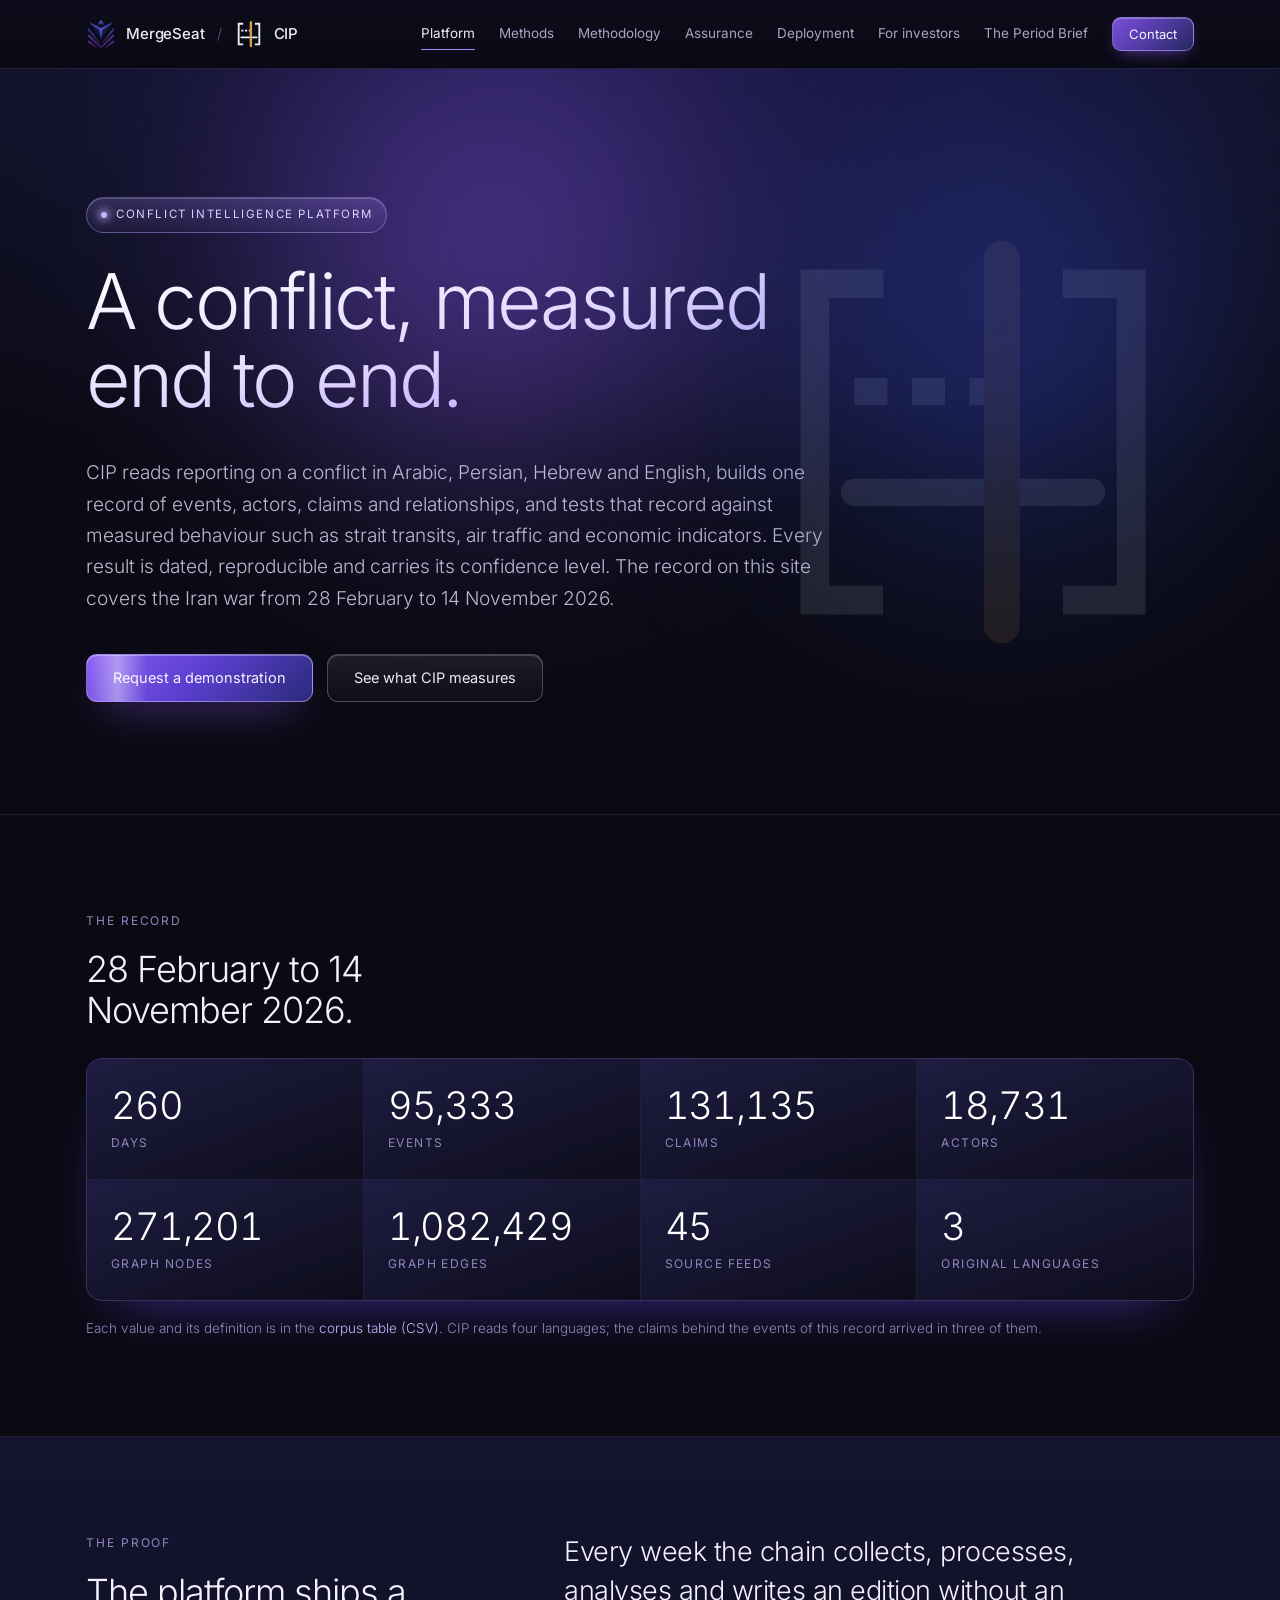
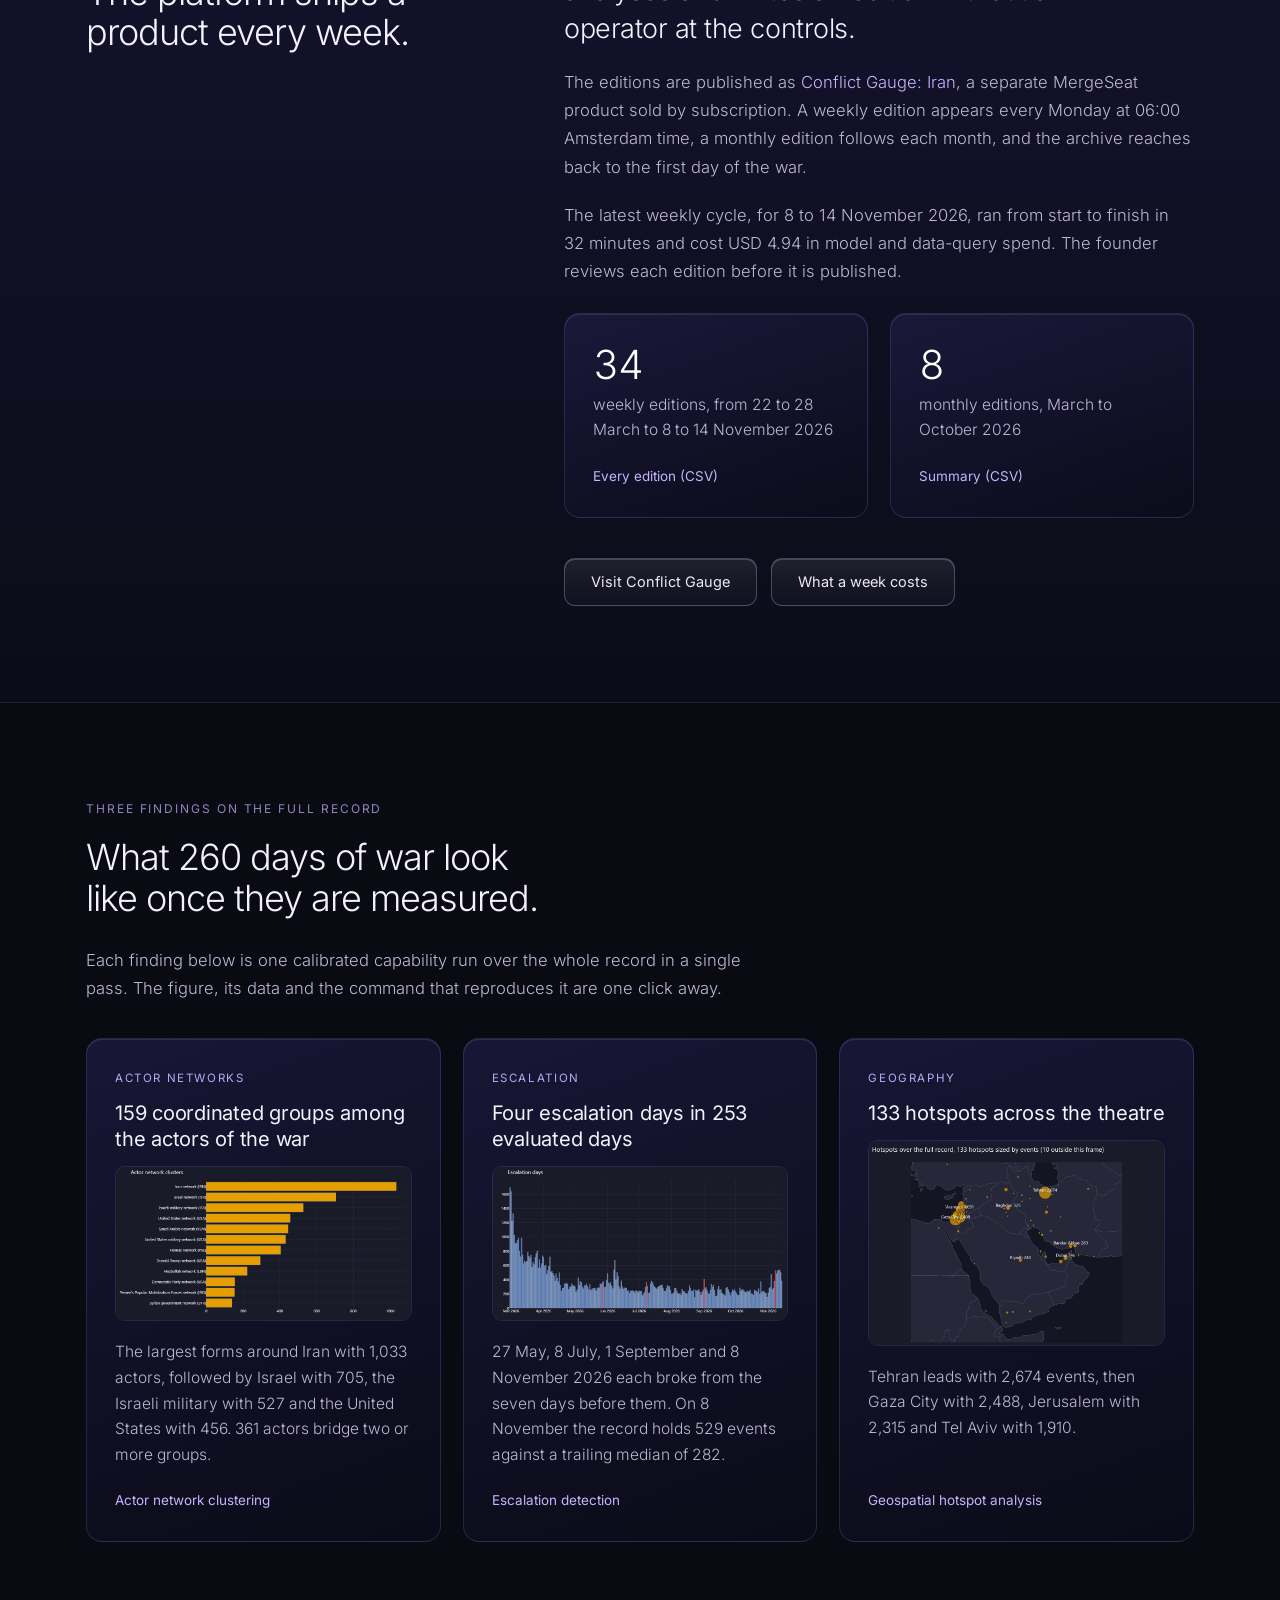
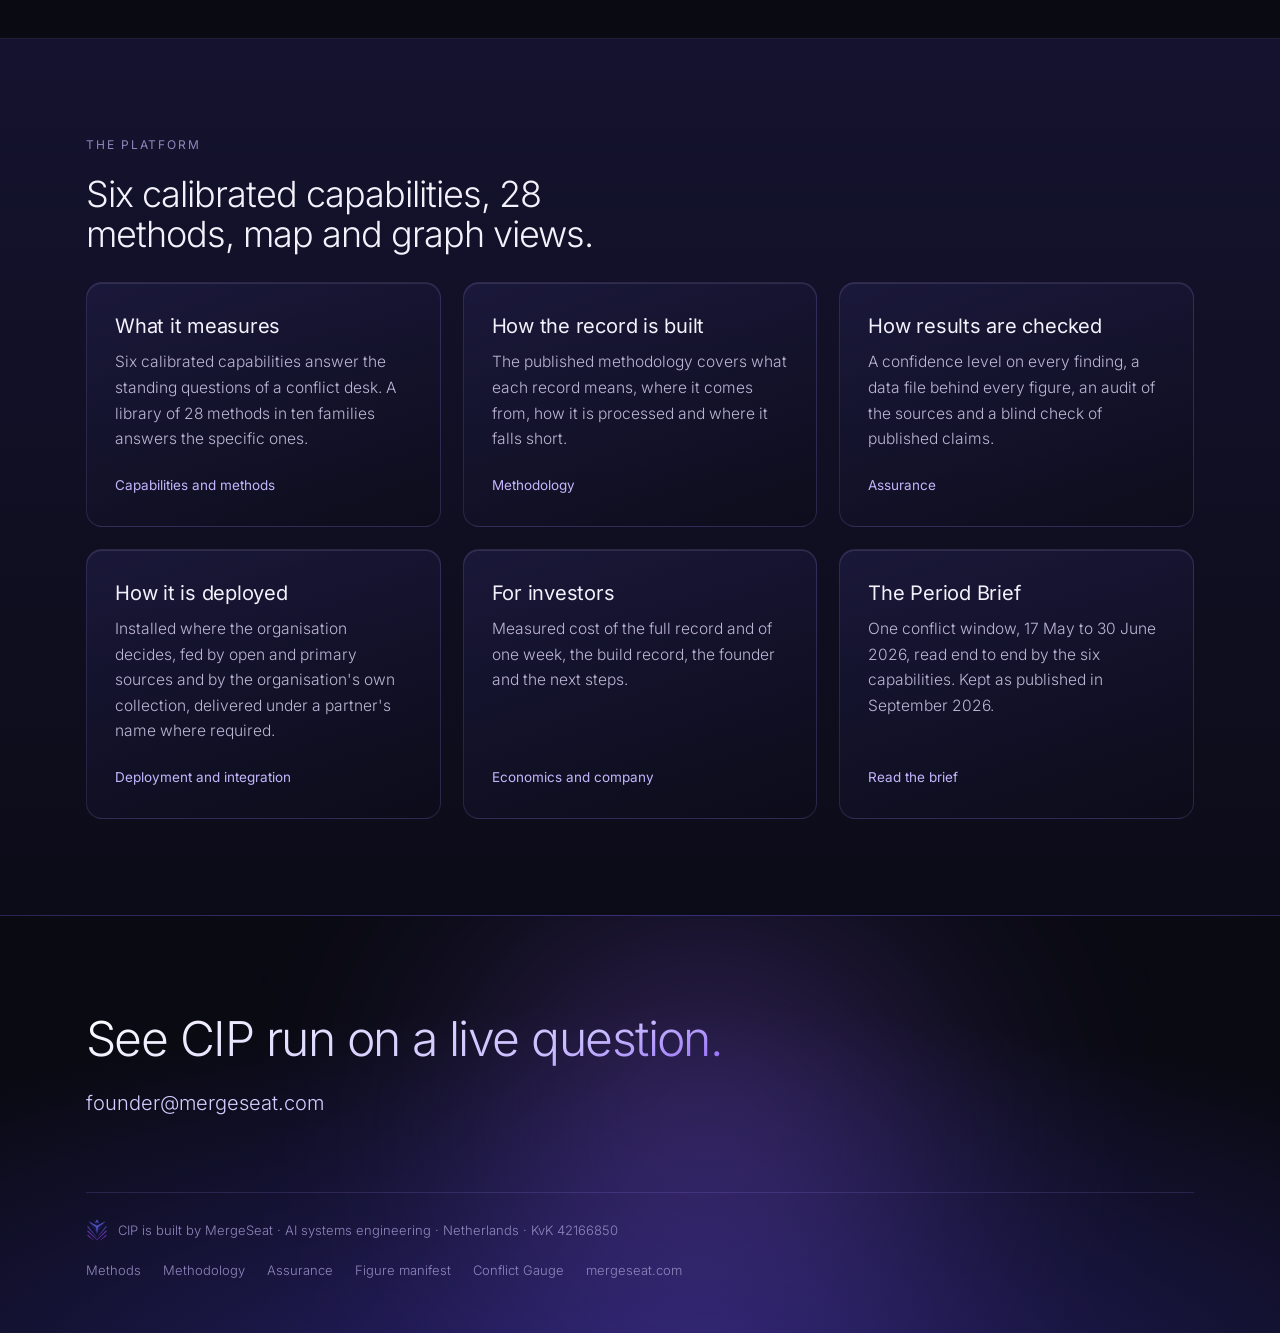
<file: index.html>
<!doctype html>
<html lang="en">
<head>
<meta charset="utf-8">
<meta name="viewport" content="width=device-width, initial-scale=1">
<title>CIP: the Conflict Intelligence Platform</title>
<meta name="description" content="CIP measures a conflict end to end and ships an edition every week. Full-record figures on the Iran war, 28 February to 14 November 2026.">
<link rel="canonical" href="https://muhanad-husn.github.io/cip-evidence/">
<meta name="theme-color" content="#0a0a13">
<meta property="og:type" content="website">
<meta property="og:site_name" content="CIP by MergeSeat">
<meta property="og:title" content="CIP: the Conflict Intelligence Platform">
<meta property="og:description" content="CIP measures a conflict end to end and ships an edition every week. Full-record figures on the Iran war, 28 February to 14 November 2026.">
<meta property="og:url" content="https://muhanad-husn.github.io/cip-evidence/">
<meta property="og:image" content="https://muhanad-husn.github.io/cip-evidence/assets/og.png">
<meta property="og:image:width" content="1200">
<meta property="og:image:height" content="630">
<meta name="twitter:card" content="summary_large_image">
<link rel="icon" href="assets/cip-favicon.svg" type="image/svg+xml">
<link rel="stylesheet" href="assets/site.css">
</head>
<body>
<header class="site-head">
  <div class="wrap">
    <div class="lockup">
      <a href="https://mergeseat.com" title="MergeSeat"><img src="assets/mergeseat-mark-128.png" alt="" width="30" height="30">MergeSeat</a>
      <span class="sep">/</span>
      <a href="index.html" title="CIP, the Conflict Intelligence Platform"><img src="assets/cip-mark-dark.svg" alt="" width="30" height="30">CIP</a>
    </div>
    <nav class="nav" aria-label="Site">
      <a href="index.html" aria-current="page">Platform</a>
      <a href="methods.html">Methods</a>
      <a href="methodology.html">Methodology</a>
      <a href="assurance.html">Assurance</a>
      <a href="deployment.html">Deployment</a>
      <a href="company.html">For investors</a>
      <a href="period-brief.html">The Period Brief</a>
      <a class="btn-contact" href="mailto:founder@mergeseat.com?subject=CIP">Contact</a>
    </nav>
  </div>
</header>

<main>
  <section class="hero">
    <img class="watermark" src="assets/cip-mark-dark.svg" alt="" aria-hidden="true">
    <div class="wrap">
      <p class="pill">Conflict Intelligence Platform</p>
      <h1>A conflict, measured end to end.</h1>
      <p class="lede">CIP reads reporting on a conflict in Arabic, Persian, Hebrew and English, builds one record of events, actors, claims and relationships, and tests that record against measured behaviour such as strait transits, air traffic and economic indicators. Every result is dated, reproducible and carries its confidence level. The record on this site covers the Iran war from 28 February to 14 November 2026.</p>
      <div class="actions">
        <a class="btn btn-primary" href="mailto:founder@mergeseat.com?subject=CIP%20demonstration">Request a demonstration</a>
        <a class="btn btn-ghost" href="methods.html">See what CIP measures</a>
      </div>
    </div>
  </section>
  <section id="corpus" class="section">
    <div class="wrap">
      <p class="eyebrow">The record</p>
      <h2>28 February to 14 November 2026.</h2>
      <dl class="band">
        <div><dt>days</dt><dd>260</dd></div>
        <div><dt>events</dt><dd>95,333</dd></div>
        <div><dt>claims</dt><dd>131,135</dd></div>
        <div><dt>actors</dt><dd>18,731</dd></div>
        <div><dt>graph nodes</dt><dd>271,201</dd></div>
        <div><dt>graph edges</dt><dd>1,082,429</dd></div>
        <div><dt>source feeds</dt><dd>45</dd></div>
        <div><dt>original languages</dt><dd>3</dd></div>
      </dl>
      <p class="source-line">Each value and its definition is in the <a href="figures/full-record/corpus_band/data.csv">corpus table (CSV)</a>. CIP reads four languages; the claims behind the events of this record arrived in three of them.</p>
    </div>
  </section>
  <section id="proof" class="section alt">
    <div class="wrap split">
      <div>
        <p class="eyebrow">The proof</p>
        <h2>The platform ships a product every week.</h2>
      </div>
      <div>
        <p class="big">Every week the chain collects, processes, analyses and writes an edition without an operator at the controls.</p>
        <p>The editions are published as <a href="https://conflictgauge.com">Conflict Gauge: Iran</a>, a separate MergeSeat product sold by subscription. A weekly edition appears every Monday at 06:00 Amsterdam time, a monthly edition follows each month, and the archive reaches back to the first day of the war.</p>
        <p>The latest weekly cycle, for 8 to 14 November 2026, ran from start to finish in 32 minutes and cost USD 4.94 in model and data-query spend. The founder reviews each edition before it is published.</p>
        <div class="grid two" style="margin-top:28px">
          <a class="card" href="figures/full-record/editions_shipped/data.csv"><p class="num">34</p><p>weekly editions, from 22 to 28 March to 8 to 14 November 2026</p><p class="more">Every edition (CSV)</p></a>
          <a class="card" href="figures/full-record/editions_shipped/summary.csv"><p class="num">8</p><p>monthly editions, March to October 2026</p><p class="more">Summary (CSV)</p></a>
        </div>
        <div class="actions">
          <a class="btn btn-ghost" href="https://conflictgauge.com">Visit Conflict Gauge</a>
          <a class="btn btn-ghost" href="company.html#economics">What a week costs</a>
        </div>
      </div>
    </div>
  </section>
  <section id="findings" class="section">
    <div class="wrap">
      <p class="eyebrow">Three findings on the full record</p>
      <h2>What 260 days of war look like once they are measured.</h2>
      <p>Each finding below is one calibrated capability run over the whole record in a single pass. The figure, its data and the command that reproduces it are one click away.</p>
      <div class="grid" style="margin-top:36px">
        <a class="card" href="methods.html#actors">
          <p class="tag">Actor networks</p>
          <h3>159 coordinated groups among the actors of the war</h3>
          <img src="figures/full-record/actor_clusters/figure.png" alt="Actor network clusters over the full record." loading="lazy">
          <p>The largest forms around Iran with 1,033 actors, followed by Israel with 705, the Israeli military with 527 and the United States with 456. 361 actors bridge two or more groups.</p>
          <p class="more">Actor network clustering</p>
        </a>
        <a class="card" href="methods.html#escalation">
          <p class="tag">Escalation</p>
          <h3>Four escalation days in 253 evaluated days</h3>
          <img src="figures/full-record/escalation_days/figure.png" alt="Events per day from 28 February to 14 November 2026, escalation days marked." loading="lazy">
          <p>27 May, 8 July, 1 September and 8 November 2026 each broke from the seven days before them. On 8 November the record holds 529 events against a trailing median of 282.</p>
          <p class="more">Escalation detection</p>
        </a>
        <a class="card" href="methods.html#hotspots">
          <p class="tag">Geography</p>
          <h3>133 hotspots across the theatre</h3>
          <img src="figures/full-record/hotspots/figure.png" alt="Map of the hotspots over the full record." loading="lazy">
          <p>Tehran leads with 2,674 events, then Gaza City with 2,488, Jerusalem with 2,315 and Tel Aviv with 1,910.</p>
          <p class="more">Geospatial hotspot analysis</p>
        </a>
      </div>
    </div>
  </section>
  <section id="platform" class="section alt">
    <div class="wrap">
      <p class="eyebrow">The platform</p>
      <h2>Six calibrated capabilities, 28 methods, map and graph views.</h2>
      <div class="grid">
        <a class="card" href="methods.html"><h3>What it measures</h3><p>Six calibrated capabilities answer the standing questions of a conflict desk. A library of 28 methods in ten families answers the specific ones.</p><p class="more">Capabilities and methods</p></a>
        <a class="card" href="methodology.html"><h3>How the record is built</h3><p>The published methodology covers what each record means, where it comes from, how it is processed and where it falls short.</p><p class="more">Methodology</p></a>
        <a class="card" href="assurance.html"><h3>How results are checked</h3><p>A confidence level on every finding, a data file behind every figure, an audit of the sources and a blind check of published claims.</p><p class="more">Assurance</p></a>
        <a class="card" href="deployment.html"><h3>How it is deployed</h3><p>Installed where the organisation decides, fed by open and primary sources and by the organisation's own collection, delivered under a partner's name where required.</p><p class="more">Deployment and integration</p></a>
        <a class="card" href="company.html"><h3>For investors</h3><p>Measured cost of the full record and of one week, the build record, the founder and the next steps.</p><p class="more">Economics and company</p></a>
        <a class="card" href="period-brief.html"><h3>The Period Brief</h3><p>One conflict window, 17 May to 30 June 2026, read end to end by the six capabilities. Kept as published in September 2026.</p><p class="more">Read the brief</p></a>
      </div>
    </div>
  </section>

</main>

<footer class="site-foot">
  <div class="wrap">
    <p class="cta">See CIP run on a live question.</p>
    <a class="mail" href="mailto:founder@mergeseat.com?subject=CIP%20demonstration">founder@mergeseat.com</a>
    <div class="foot-row">
      <a class="by" href="https://mergeseat.com"><img src="assets/mergeseat-mark-128.png" alt="" width="22" height="22">CIP is built by MergeSeat · AI systems engineering · Netherlands · KvK 42166850</a>
      <nav aria-label="Footer">
        <a href="methods.html">Methods</a>
        <a href="methodology.html">Methodology</a>
        <a href="assurance.html">Assurance</a>
        <a href="figures/full-record/figures.json">Figure manifest</a>
        <a href="https://conflictgauge.com">Conflict Gauge</a>
        <a href="https://mergeseat.com">mergeseat.com</a>
      </nav>
    </div>
  </div>
</footer>
</body>
</html>
</file>
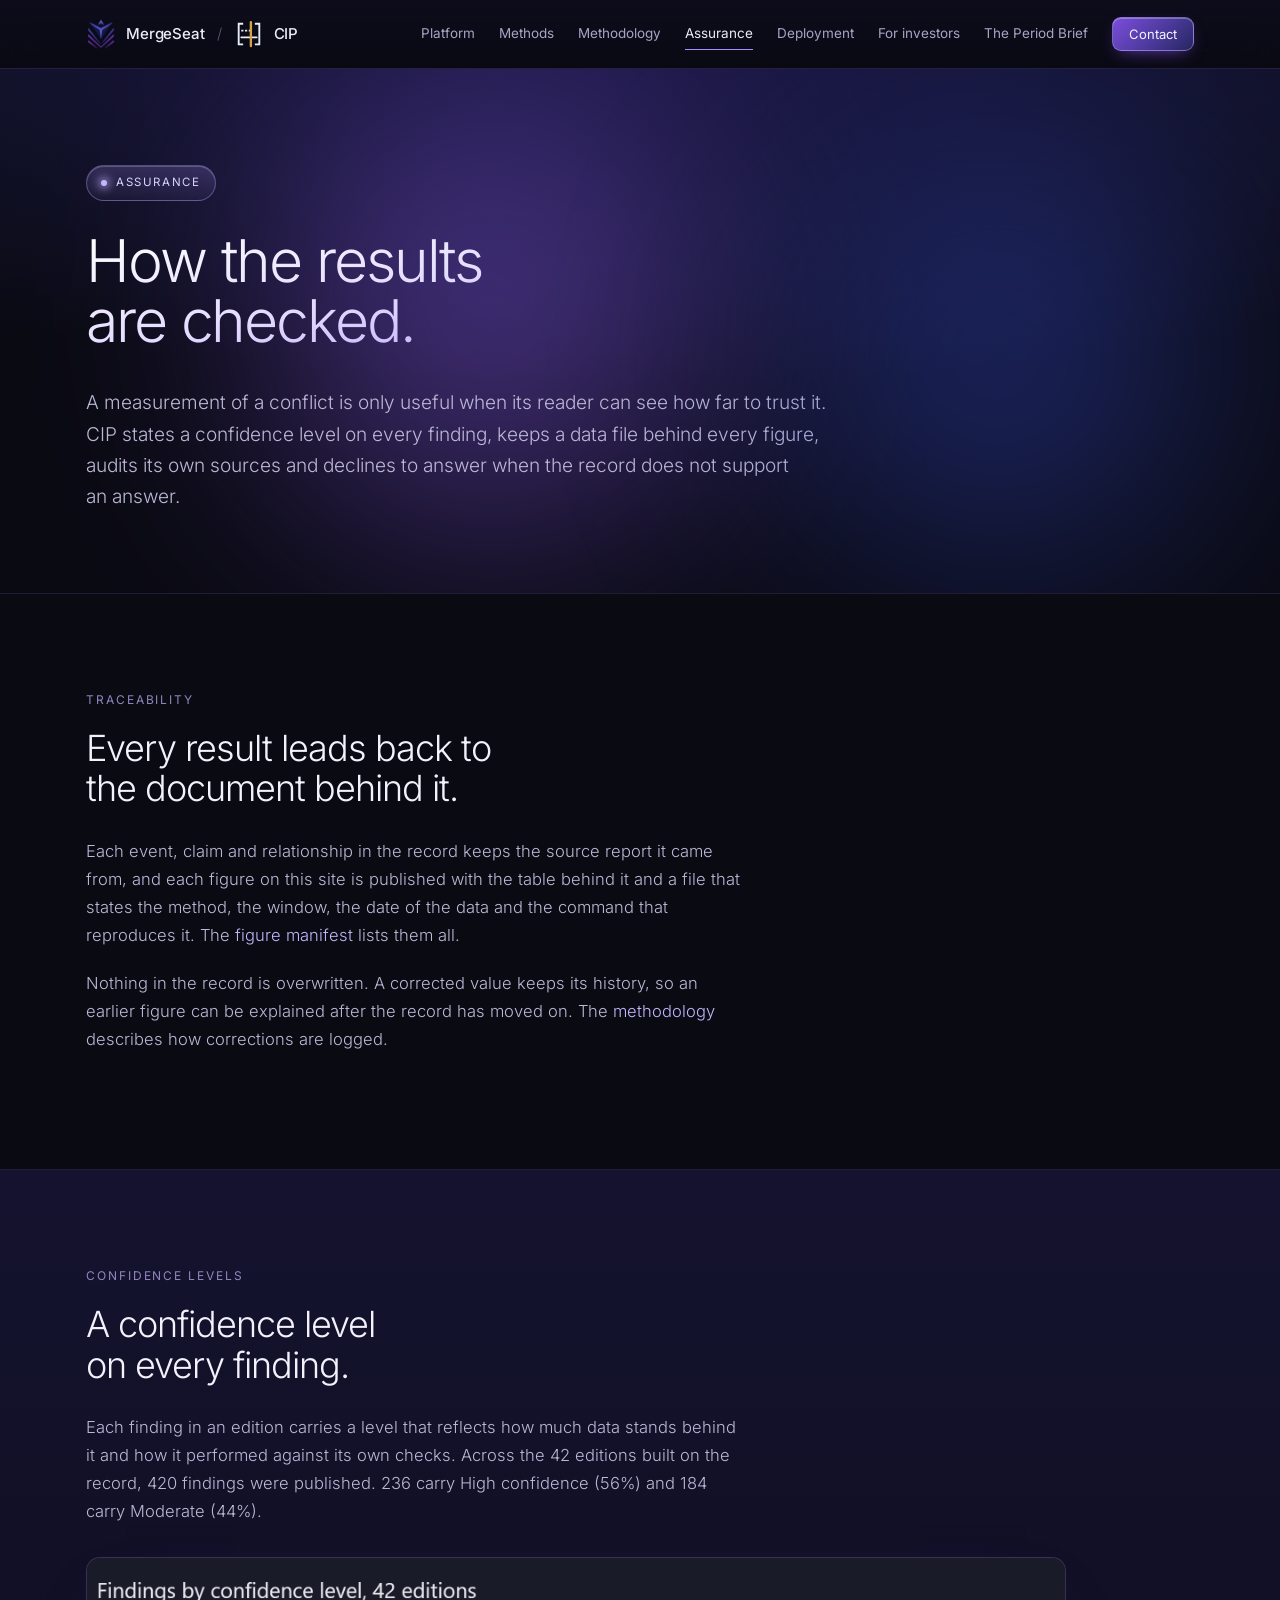
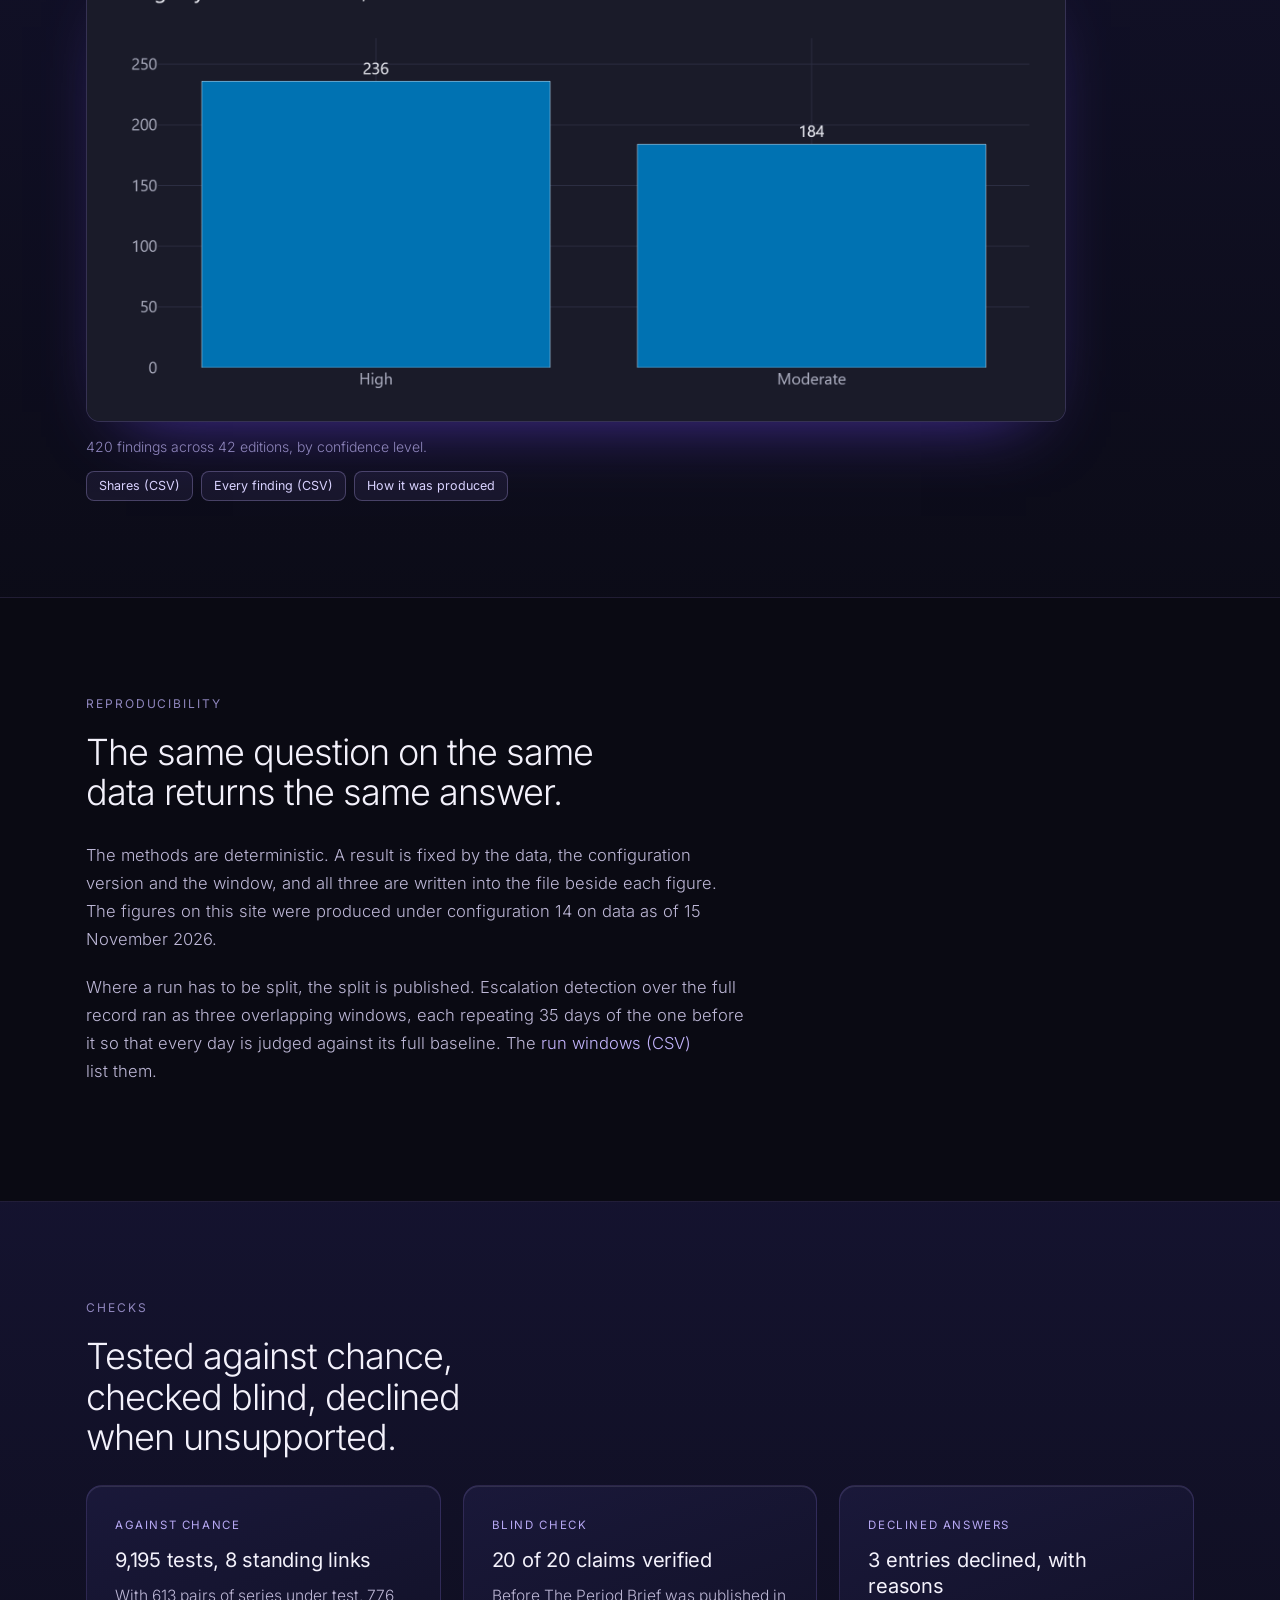
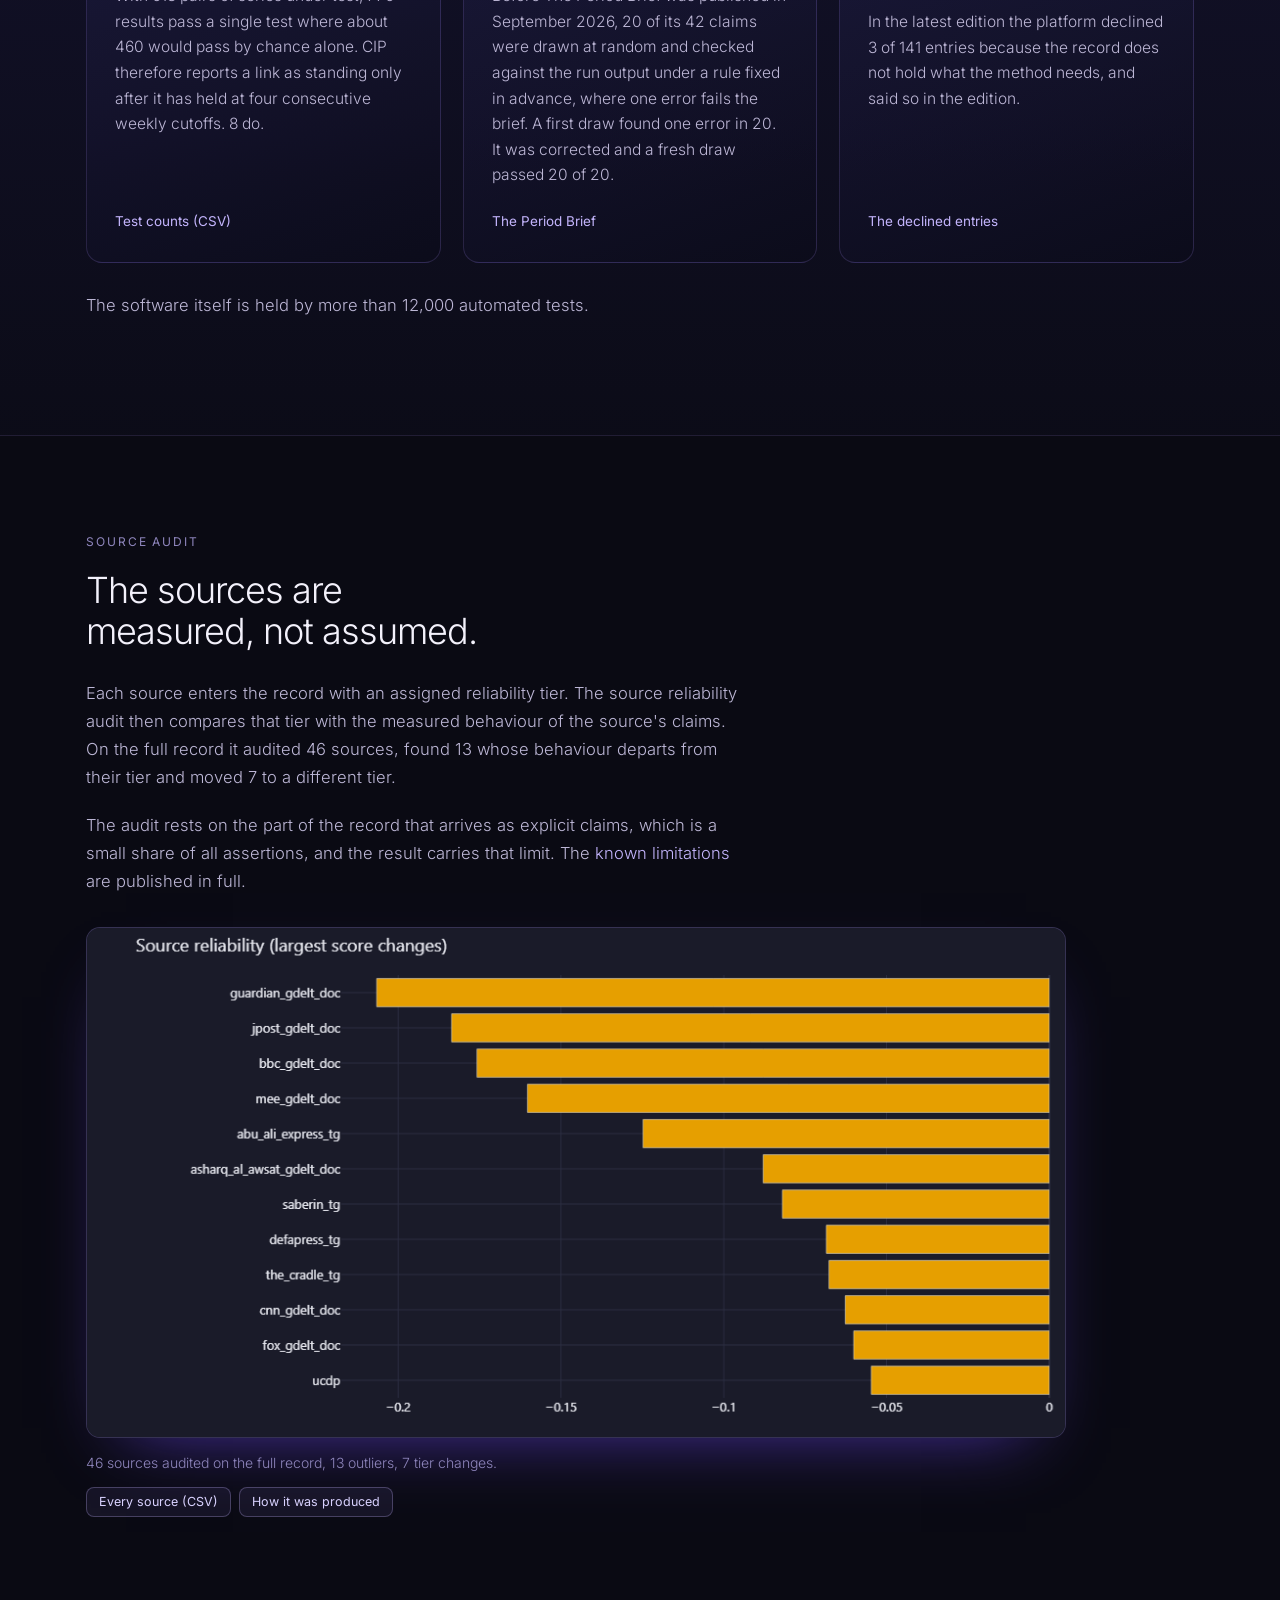
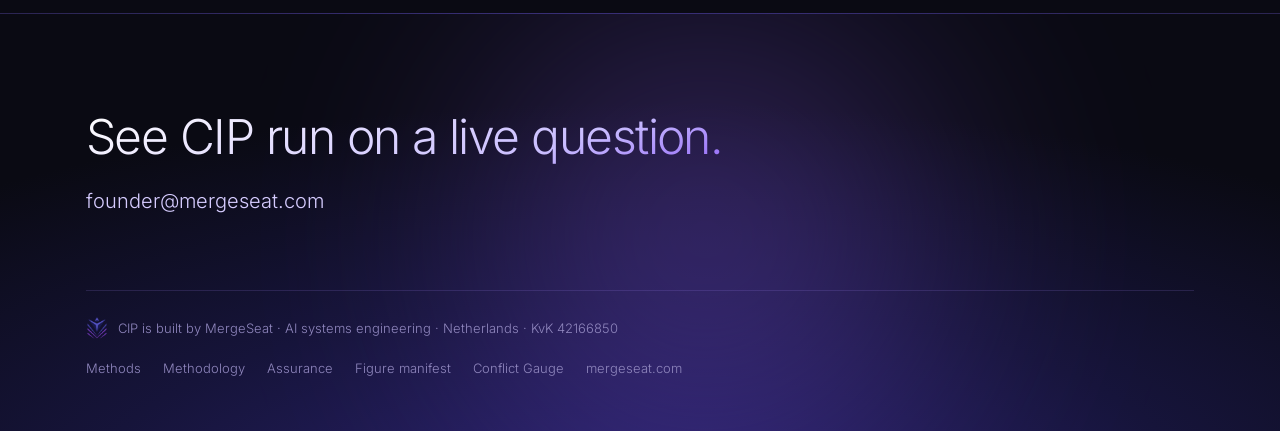
<file: assurance.html>
<!doctype html>
<html lang="en">
<head>
<meta charset="utf-8">
<meta name="viewport" content="width=device-width, initial-scale=1">
<title>Assurance: CIP</title>
<meta name="description" content="How CIP results are checked: confidence levels, reproducibility, tests against chance, a blind check and the source audit.">
<link rel="canonical" href="https://muhanad-husn.github.io/cip-evidence/assurance.html">
<meta name="theme-color" content="#0a0a13">
<meta property="og:type" content="website">
<meta property="og:site_name" content="CIP by MergeSeat">
<meta property="og:title" content="Assurance: CIP">
<meta property="og:description" content="How CIP results are checked: confidence levels, reproducibility, tests against chance, a blind check and the source audit.">
<meta property="og:url" content="https://muhanad-husn.github.io/cip-evidence/assurance.html">
<meta property="og:image" content="https://muhanad-husn.github.io/cip-evidence/assets/og.png">
<meta property="og:image:width" content="1200">
<meta property="og:image:height" content="630">
<meta name="twitter:card" content="summary_large_image">
<link rel="icon" href="assets/cip-favicon.svg" type="image/svg+xml">
<link rel="stylesheet" href="assets/site.css">
</head>
<body>
<header class="site-head">
  <div class="wrap">
    <div class="lockup">
      <a href="https://mergeseat.com" title="MergeSeat"><img src="assets/mergeseat-mark-128.png" alt="" width="30" height="30">MergeSeat</a>
      <span class="sep">/</span>
      <a href="index.html" title="CIP, the Conflict Intelligence Platform"><img src="assets/cip-mark-dark.svg" alt="" width="30" height="30">CIP</a>
    </div>
    <nav class="nav" aria-label="Site">
      <a href="index.html">Platform</a>
      <a href="methods.html">Methods</a>
      <a href="methodology.html">Methodology</a>
      <a href="assurance.html" aria-current="page">Assurance</a>
      <a href="deployment.html">Deployment</a>
      <a href="company.html">For investors</a>
      <a href="period-brief.html">The Period Brief</a>
      <a class="btn-contact" href="mailto:founder@mergeseat.com?subject=CIP">Contact</a>
    </nav>
  </div>
</header>

<main>
  <section class="hero sub">
    <div class="wrap">
      <p class="pill">Assurance</p>
      <h1>How the results are checked.</h1>
      <p class="lede">A measurement of a conflict is only useful when its reader can see how far to trust it. CIP states a confidence level on every finding, keeps a data file behind every figure, audits its own sources and declines to answer when the record does not support an answer.</p>
    </div>
  </section>
  <section id="trace" class="section">
    <div class="wrap">
      <p class="eyebrow">Traceability</p>
      <h2>Every result leads back to the document behind it.</h2>
      <p>Each event, claim and relationship in the record keeps the source report it came from, and each figure on this site is published with the table behind it and a file that states the method, the window, the date of the data and the command that reproduces it. The <a href="figures/full-record/figures.json">figure manifest</a> lists them all.</p>
      <p>Nothing in the record is overwritten. A corrected value keeps its history, so an earlier figure can be explained after the record has moved on. The <a href="methodology.html#6-versioning-and-corrections">methodology</a> describes how corrections are logged.</p>
    </div>
  </section>
  <section id="confidence" class="section alt">
    <div class="wrap">
      <p class="eyebrow">Confidence levels</p>
      <h2>A confidence level on every finding.</h2>
      <p>Each finding in an edition carries a level that reflects how much data stands behind it and how it performed against its own checks. Across the 42 editions built on the record, 420 findings were published. 236 carry High confidence (56%) and 184 carry Moderate (44%).</p>
      <figure>
        <a href="figures/full-record/confidence_levels/figure.png" title="Open the figure at full size"><img src="figures/full-record/confidence_levels/figure.png" alt="Confidence levels across all editions: 236 High and 184 Moderate." loading="lazy"></a>
        <figcaption>420 findings across 42 editions, by confidence level.</figcaption>
        <ul class="files"><li><a href="figures/full-record/confidence_levels/shares.csv">Shares (CSV)</a></li><li><a href="figures/full-record/confidence_levels/data.csv">Every finding (CSV)</a></li><li><a href="figures/full-record/confidence_levels/provenance.json">How it was produced</a></li></ul>
      </figure>
    </div>
  </section>
  <section id="reproducibility" class="section">
    <div class="wrap">
      <p class="eyebrow">Reproducibility</p>
      <h2>The same question on the same data returns the same answer.</h2>
      <p>The methods are deterministic. A result is fixed by the data, the configuration version and the window, and all three are written into the file beside each figure. The figures on this site were produced under configuration 14 on data as of 15 November 2026.</p>
      <p>Where a run has to be split, the split is published. Escalation detection over the full record ran as three overlapping windows, each repeating 35 days of the one before it so that every day is judged against its full baseline. The <a href="figures/full-record/escalation_days/calls.csv">run windows (CSV)</a> list them.</p>
    </div>
  </section>
  <section id="checks" class="section alt">
    <div class="wrap">
      <p class="eyebrow">Checks</p>
      <h2>Tested against chance, checked blind, declined when unsupported.</h2>
      <div class="grid">
        <a class="card" href="figures/full-record/standing_links/tests.csv"><p class="tag">Against chance</p><h3>9,195 tests, 8 standing links</h3><p>With 613 pairs of series under test, 776 results pass a single test where about 460 would pass by chance alone. CIP therefore reports a link as standing only after it has held at four consecutive weekly cutoffs. 8 do.</p><p class="more">Test counts (CSV)</p></a>
        <a class="card" href="period-brief.html"><p class="tag">Blind check</p><h3>20 of 20 claims verified</h3><p>Before The Period Brief was published in September 2026, 20 of its 42 claims were drawn at random and checked against the run output under a rule fixed in advance, where one error fails the brief. A first draw found one error in 20. It was corrected and a fresh draw passed 20 of 20.</p><p class="more">The Period Brief</p></a>
        <a class="card" href="methods.html#coverage"><p class="tag">Declined answers</p><h3>3 entries declined, with reasons</h3><p>In the latest edition the platform declined 3 of 141 entries because the record does not hold what the method needs, and said so in the edition.</p><p class="more">The declined entries</p></a>
      </div>
      <p style="margin-top:28px">The software itself is held by more than 12,000 automated tests.</p>
    </div>
  </section>
  <section id="sources" class="section">
    <div class="wrap">
      <p class="eyebrow">Source audit</p>
      <h2>The sources are measured, not assumed.</h2>
      <p>Each source enters the record with an assigned reliability tier. The source reliability audit then compares that tier with the measured behaviour of the source's claims. On the full record it audited 46 sources, found 13 whose behaviour departs from their tier and moved 7 to a different tier.</p>
      <p>The audit rests on the part of the record that arrives as explicit claims, which is a small share of all assertions, and the result carries that limit. The <a href="methodology.html#5-known-limitations">known limitations</a> are published in full.</p>
      <figure>
        <a href="figures/full-record/source_reliability/figure.png" title="Open the figure at full size"><img src="figures/full-record/source_reliability/figure.png" alt="Source reliability over the full record: the largest score changes." loading="lazy"></a>
        <figcaption>46 sources audited on the full record, 13 outliers, 7 tier changes.</figcaption>
        <ul class="files"><li><a href="figures/full-record/source_reliability/data.csv">Every source (CSV)</a></li><li><a href="figures/full-record/source_reliability/provenance.json">How it was produced</a></li></ul>
      </figure>
    </div>
  </section>

</main>

<footer class="site-foot">
  <div class="wrap">
    <p class="cta">See CIP run on a live question.</p>
    <a class="mail" href="mailto:founder@mergeseat.com?subject=CIP%20demonstration">founder@mergeseat.com</a>
    <div class="foot-row">
      <a class="by" href="https://mergeseat.com"><img src="assets/mergeseat-mark-128.png" alt="" width="22" height="22">CIP is built by MergeSeat · AI systems engineering · Netherlands · KvK 42166850</a>
      <nav aria-label="Footer">
        <a href="methods.html">Methods</a>
        <a href="methodology.html">Methodology</a>
        <a href="assurance.html">Assurance</a>
        <a href="figures/full-record/figures.json">Figure manifest</a>
        <a href="https://conflictgauge.com">Conflict Gauge</a>
        <a href="https://mergeseat.com">mergeseat.com</a>
      </nav>
    </div>
  </div>
</footer>
</body>
</html>
</file>
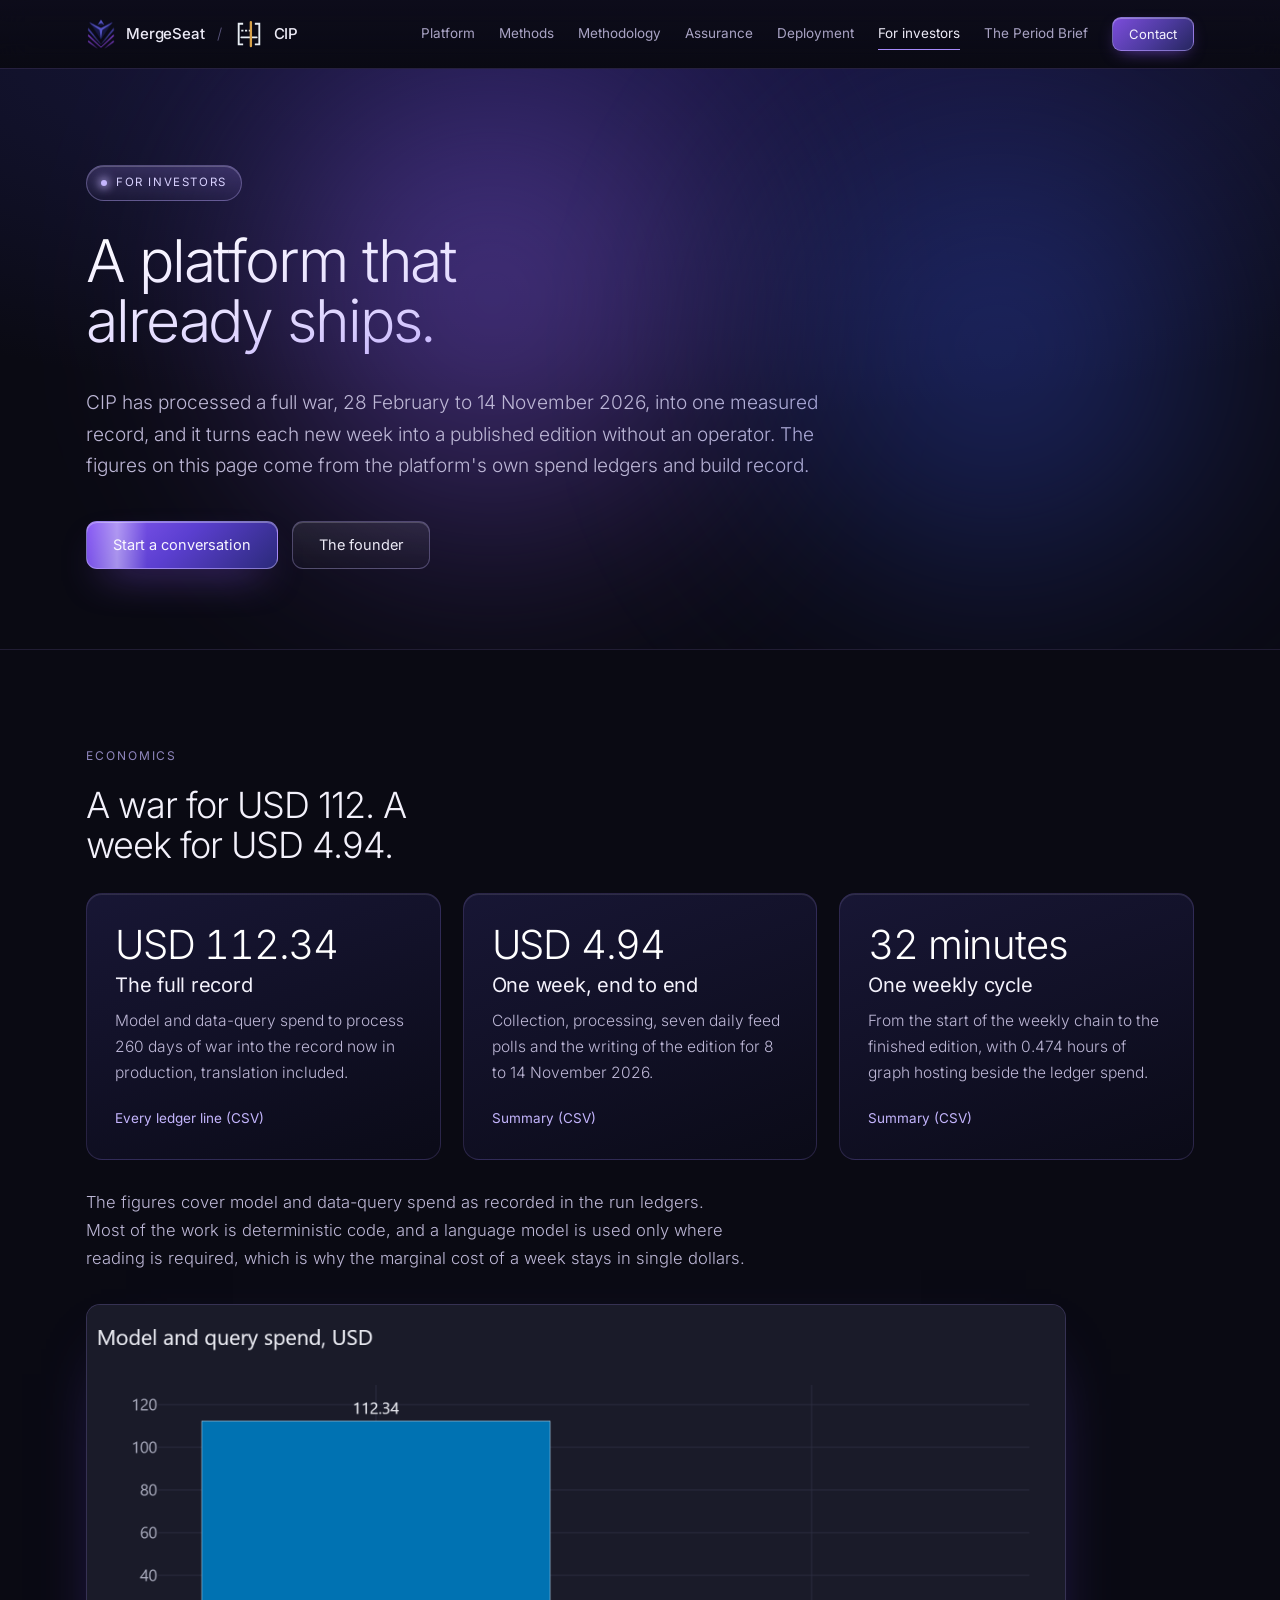
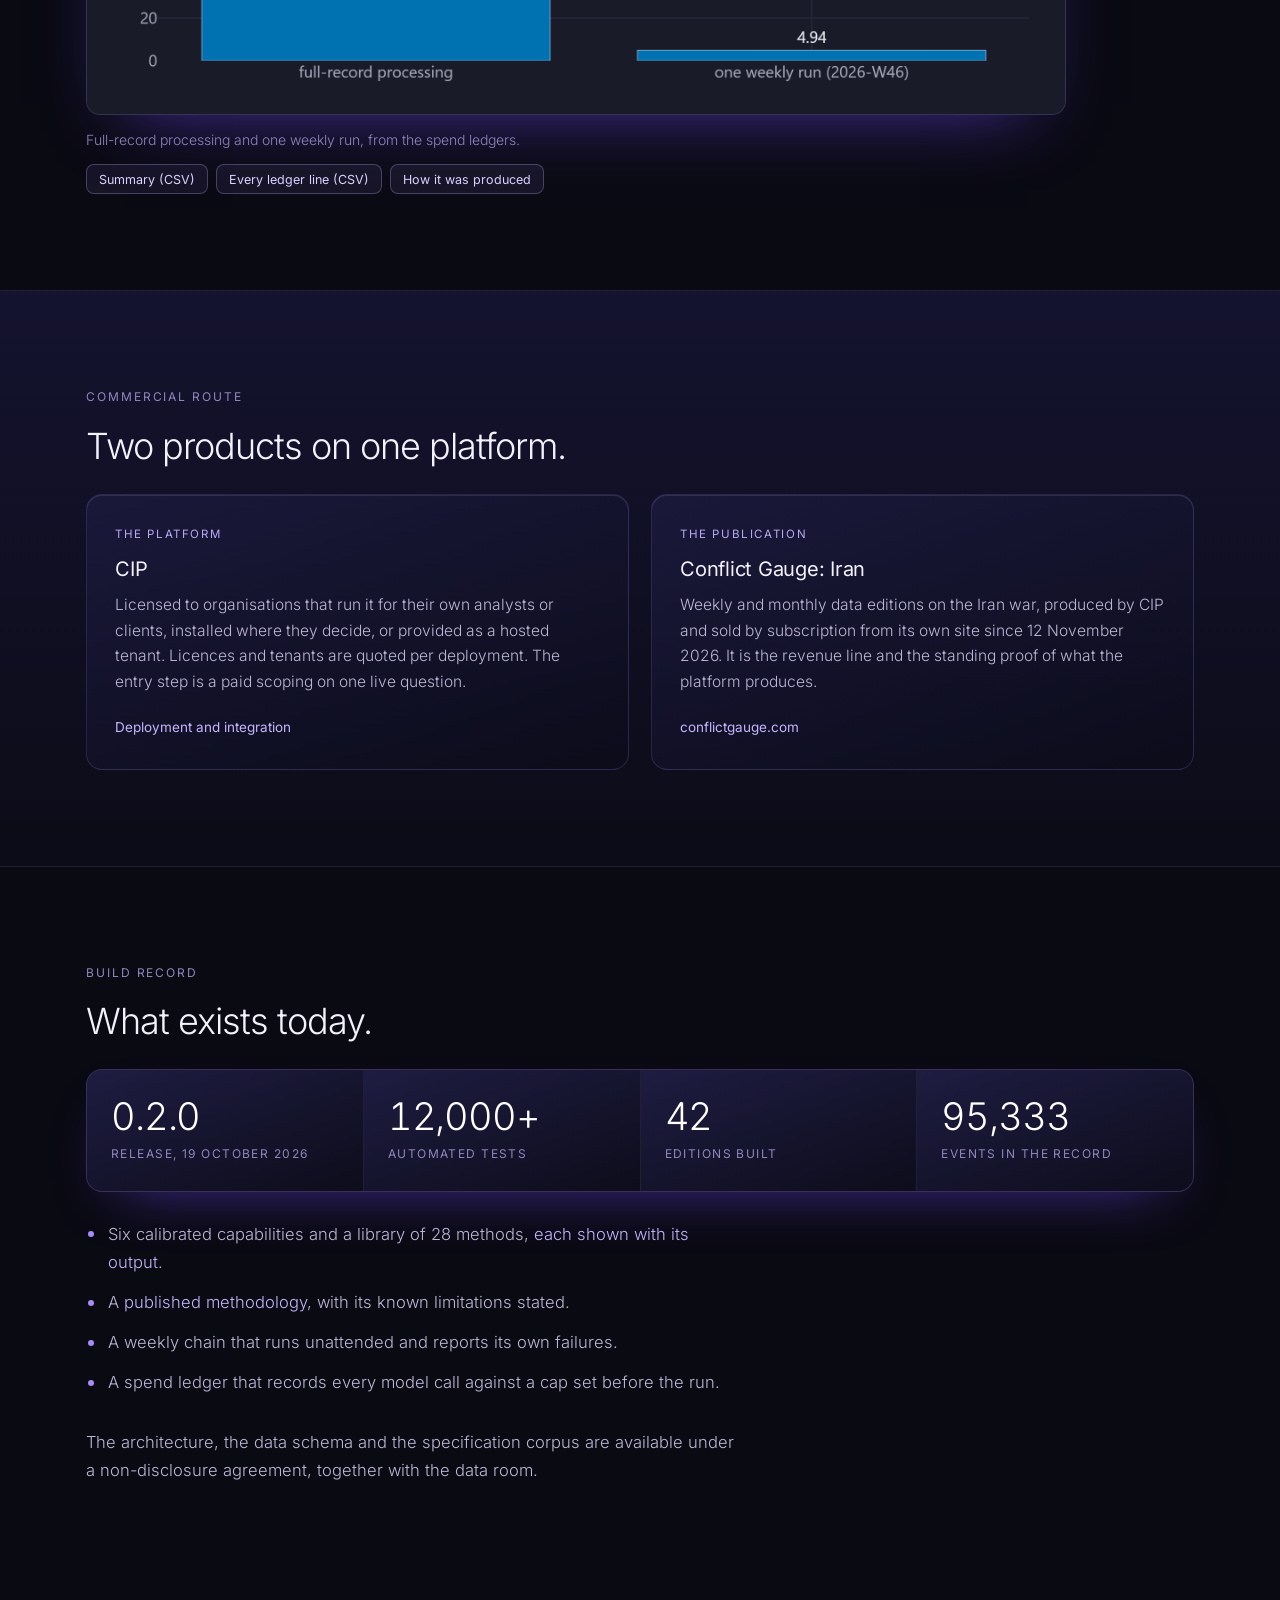
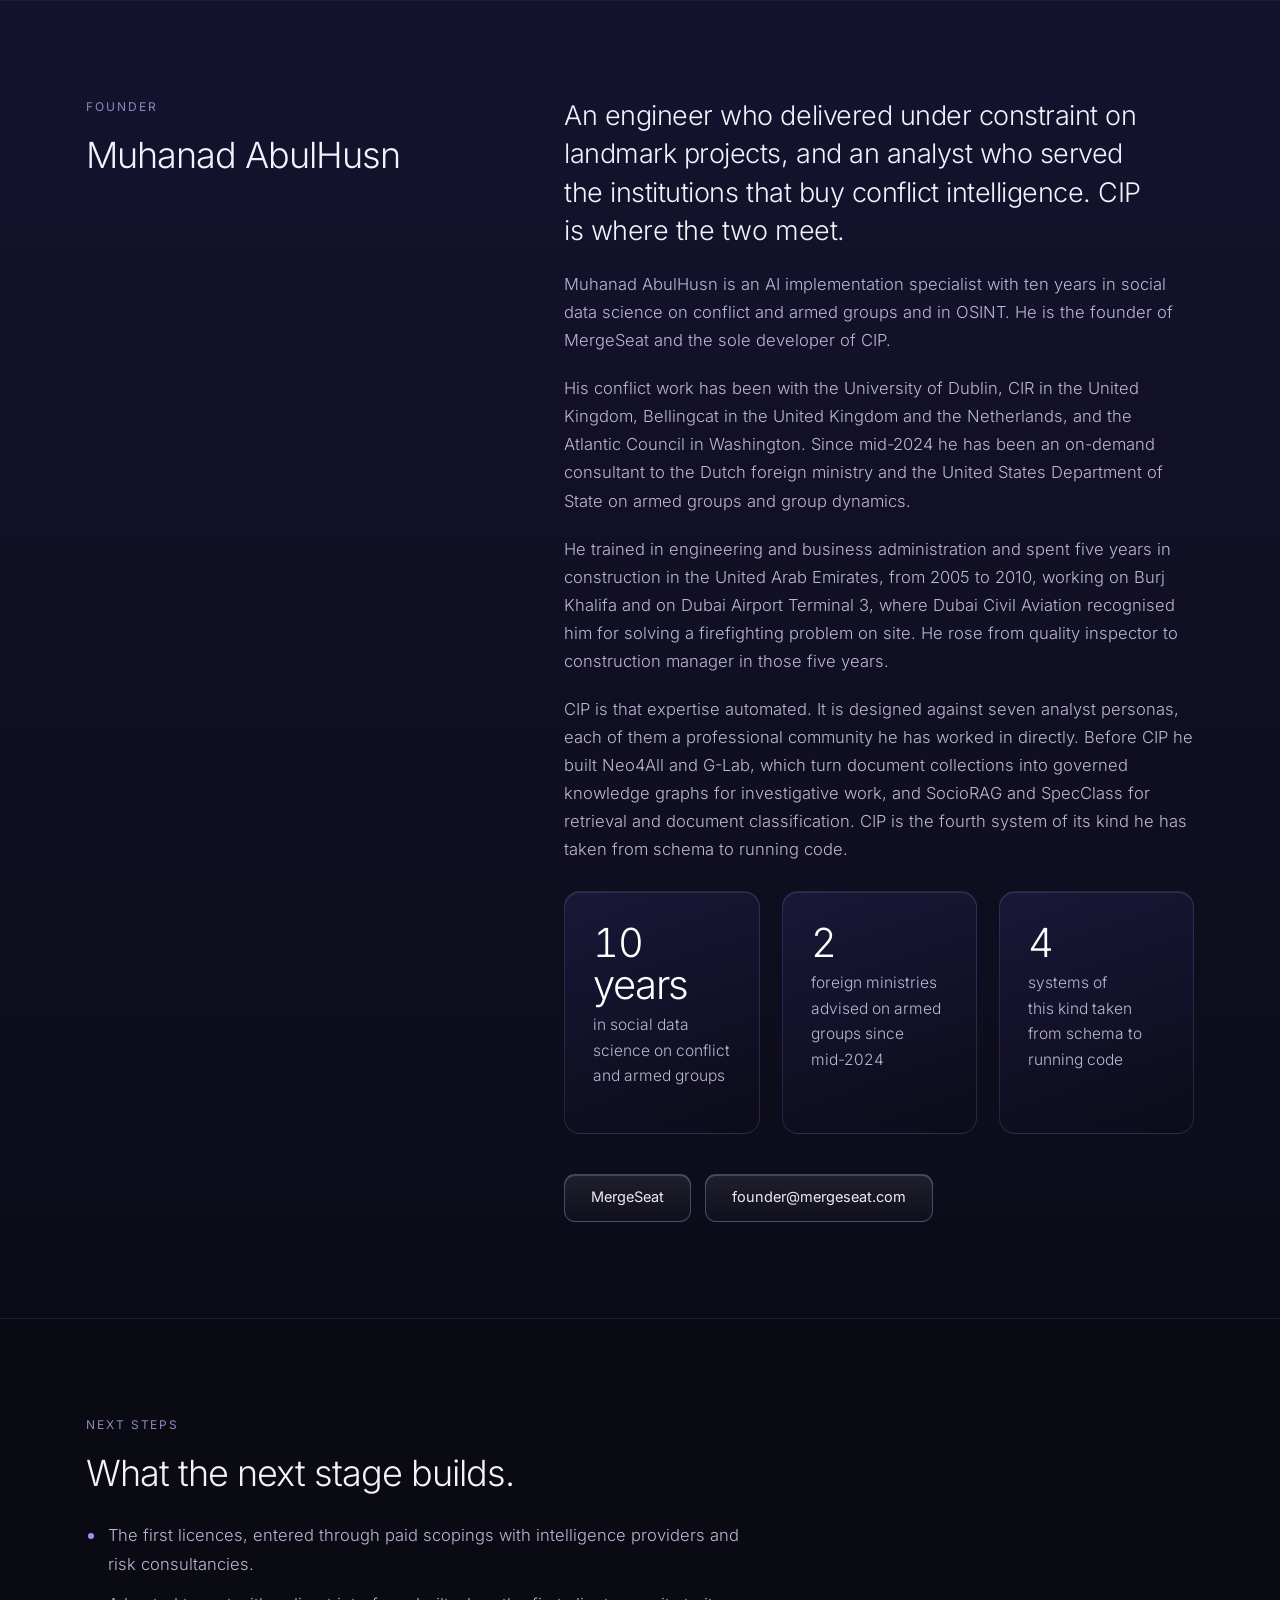
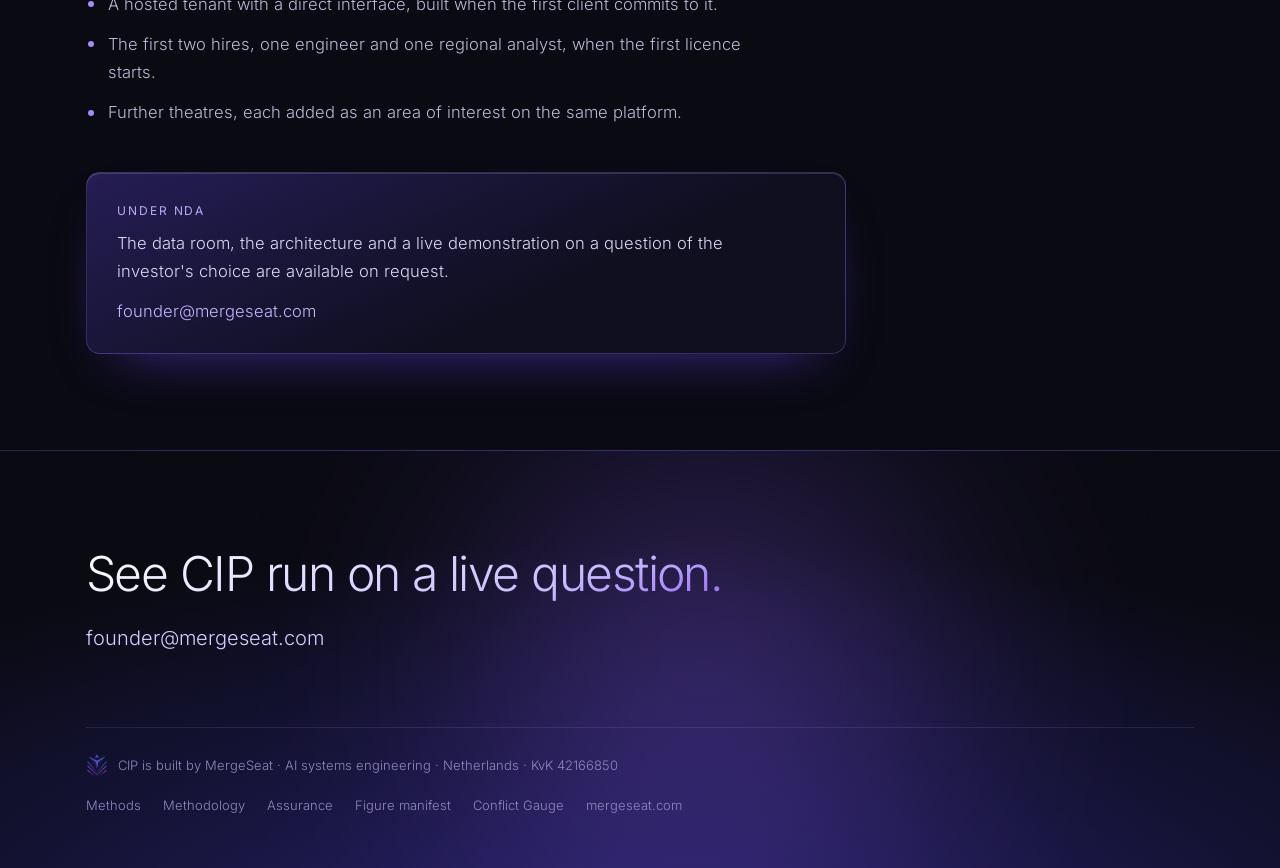
<file: company.html>
<!doctype html>
<html lang="en">
<head>
<meta charset="utf-8">
<meta name="viewport" content="width=device-width, initial-scale=1">
<title>For investors: CIP</title>
<meta name="description" content="CIP for investors: measured cost of a full war and of one week, the build record, the founder and the next steps.">
<link rel="canonical" href="https://muhanad-husn.github.io/cip-evidence/company.html">
<meta name="theme-color" content="#0a0a13">
<meta property="og:type" content="website">
<meta property="og:site_name" content="CIP by MergeSeat">
<meta property="og:title" content="For investors: CIP">
<meta property="og:description" content="CIP for investors: measured cost of a full war and of one week, the build record, the founder and the next steps.">
<meta property="og:url" content="https://muhanad-husn.github.io/cip-evidence/company.html">
<meta property="og:image" content="https://muhanad-husn.github.io/cip-evidence/assets/og.png">
<meta property="og:image:width" content="1200">
<meta property="og:image:height" content="630">
<meta name="twitter:card" content="summary_large_image">
<link rel="icon" href="assets/cip-favicon.svg" type="image/svg+xml">
<link rel="stylesheet" href="assets/site.css">
</head>
<body>
<header class="site-head">
  <div class="wrap">
    <div class="lockup">
      <a href="https://mergeseat.com" title="MergeSeat"><img src="assets/mergeseat-mark-128.png" alt="" width="30" height="30">MergeSeat</a>
      <span class="sep">/</span>
      <a href="index.html" title="CIP, the Conflict Intelligence Platform"><img src="assets/cip-mark-dark.svg" alt="" width="30" height="30">CIP</a>
    </div>
    <nav class="nav" aria-label="Site">
      <a href="index.html">Platform</a>
      <a href="methods.html">Methods</a>
      <a href="methodology.html">Methodology</a>
      <a href="assurance.html">Assurance</a>
      <a href="deployment.html">Deployment</a>
      <a href="company.html" aria-current="page">For investors</a>
      <a href="period-brief.html">The Period Brief</a>
      <a class="btn-contact" href="mailto:founder@mergeseat.com?subject=CIP">Contact</a>
    </nav>
  </div>
</header>

<main>
  <section class="hero sub">
    <div class="wrap">
      <p class="pill">For investors</p>
      <h1>A platform that already ships.</h1>
      <p class="lede">CIP has processed a full war, 28 February to 14 November 2026, into one measured record, and it turns each new week into a published edition without an operator. The figures on this page come from the platform's own spend ledgers and build record.</p>
      <div class="actions">
        <a class="btn btn-primary" href="mailto:founder@mergeseat.com?subject=CIP%20investor%20conversation">Start a conversation</a>
        <a class="btn btn-ghost" href="#founder">The founder</a>
      </div>
    </div>
  </section>
  <section id="economics" class="section">
    <div class="wrap">
      <p class="eyebrow">Economics</p>
      <h2>A war for USD 112. A week for USD 4.94.</h2>
      <div class="grid">
        <a class="card" href="figures/full-record/cost/data.csv"><p class="num">USD 112.34</p><h3>The full record</h3><p>Model and data-query spend to process 260 days of war into the record now in production, translation included.</p><p class="more">Every ledger line (CSV)</p></a>
        <a class="card" href="figures/full-record/cost/summary.csv"><p class="num">USD 4.94</p><h3>One week, end to end</h3><p>Collection, processing, seven daily feed polls and the writing of the edition for 8 to 14 November 2026.</p><p class="more">Summary (CSV)</p></a>
        <a class="card" href="figures/full-record/cost/summary.csv"><p class="num">32 minutes</p><h3>One weekly cycle</h3><p>From the start of the weekly chain to the finished edition, with 0.474 hours of graph hosting beside the ledger spend.</p><p class="more">Summary (CSV)</p></a>
      </div>
      <p style="margin-top:28px">The figures cover model and data-query spend as recorded in the run ledgers. Most of the work is deterministic code, and a language model is used only where reading is required, which is why the marginal cost of a week stays in single dollars.</p>
      <figure>
        <a href="figures/full-record/cost/figure.png" title="Open the figure at full size"><img src="figures/full-record/cost/figure.png" alt="Cost of full-record processing and of one weekly run." loading="lazy"></a>
        <figcaption>Full-record processing and one weekly run, from the spend ledgers.</figcaption>
        <ul class="files"><li><a href="figures/full-record/cost/summary.csv">Summary (CSV)</a></li><li><a href="figures/full-record/cost/data.csv">Every ledger line (CSV)</a></li><li><a href="figures/full-record/cost/provenance.json">How it was produced</a></li></ul>
      </figure>
    </div>
  </section>
  <section id="route" class="section alt">
    <div class="wrap">
      <p class="eyebrow">Commercial route</p>
      <h2>Two products on one platform.</h2>
      <div class="grid two">
        <a class="card" href="deployment.html"><p class="tag">The platform</p><h3>CIP</h3><p>Licensed to organisations that run it for their own analysts or clients, installed where they decide, or provided as a hosted tenant. Licences and tenants are quoted per deployment. The entry step is a paid scoping on one live question.</p><p class="more">Deployment and integration</p></a>
        <a class="card" href="https://conflictgauge.com"><p class="tag">The publication</p><h3>Conflict Gauge: Iran</h3><p>Weekly and monthly data editions on the Iran war, produced by CIP and sold by subscription from its own site since 12 November 2026. It is the revenue line and the standing proof of what the platform produces.</p><p class="more">conflictgauge.com</p></a>
      </div>
    </div>
  </section>
  <section id="build" class="section">
    <div class="wrap">
      <p class="eyebrow">Build record</p>
      <h2>What exists today.</h2>
      <dl class="band">
        <div><dt>release, 19 October 2026</dt><dd>0.2.0</dd></div>
        <div><dt>automated tests</dt><dd>12,000+</dd></div>
        <div><dt>editions built</dt><dd>42</dd></div>
        <div><dt>events in the record</dt><dd>95,333</dd></div>
      </dl>
      <ul class="plain" style="margin-top:28px">
        <li>Six calibrated capabilities and a library of 28 methods, <a href="methods.html">each shown with its output</a>.</li>
        <li>A <a href="methodology.html">published methodology</a>, with its known limitations stated.</li>
        <li>A weekly chain that runs unattended and reports its own failures.</li>
        <li>A spend ledger that records every model call against a cap set before the run.</li>
      </ul>
      <p>The architecture, the data schema and the specification corpus are available under a non-disclosure agreement, together with the data room.</p>
    </div>
  </section>
  <section id="founder" class="section alt">
    <div class="wrap split">
      <div>
        <p class="eyebrow">Founder</p>
        <h2>Muhanad AbulHusn</h2>
      </div>
      <div>
        <p class="big">An engineer who delivered under constraint on landmark projects, and an analyst who served the institutions that buy conflict intelligence. CIP is where the two meet.</p>
        <p>Muhanad AbulHusn is an AI implementation specialist with ten years in social data science on conflict and armed groups and in OSINT. He is the founder of MergeSeat and the sole developer of CIP.</p>
        <p>His conflict work has been with the University of Dublin, CIR in the United Kingdom, Bellingcat in the United Kingdom and the Netherlands, and the Atlantic Council in Washington. Since mid-2024 he has been an on-demand consultant to the Dutch foreign ministry and the United States Department of State on armed groups and group dynamics.</p>
        <p>He trained in engineering and business administration and spent five years in construction in the United Arab Emirates, from 2005 to 2010, working on Burj Khalifa and on Dubai Airport Terminal 3, where Dubai Civil Aviation recognised him for solving a firefighting problem on site. He rose from quality inspector to construction manager in those five years.</p>
        <p>CIP is that expertise automated. It is designed against seven analyst personas, each of them a professional community he has worked in directly. Before CIP he built Neo4All and G-Lab, which turn document collections into governed knowledge graphs for investigative work, and SocioRAG and SpecClass for retrieval and document classification. CIP is the fourth system of its kind he has taken from schema to running code.</p>
        <div class="grid" style="margin-top:28px">
          <div class="card"><p class="num">10 years</p><p>in social data science on conflict and armed groups</p></div>
          <div class="card"><p class="num">2</p><p>foreign ministries advised on armed groups since mid-2024</p></div>
          <div class="card"><p class="num">4</p><p>systems of this kind taken from schema to running code</p></div>
        </div>
        <div class="actions">
          <a class="btn btn-ghost" href="https://mergeseat.com">MergeSeat</a>
          <a class="btn btn-ghost" href="mailto:founder@mergeseat.com">founder@mergeseat.com</a>
        </div>
      </div>
    </div>
  </section>
  <section id="next" class="section">
    <div class="wrap">
      <p class="eyebrow">Next steps</p>
      <h2>What the next stage builds.</h2>
      <ul class="plain">
        <li>The first licences, entered through paid scopings with intelligence providers and risk consultancies.</li>
        <li>A hosted tenant with a direct interface, built when the first client commits to it.</li>
        <li>The first two hires, one engineer and one regional analyst, when the first licence starts.</li>
        <li>Further theatres, each added as an area of interest on the same platform.</li>
      </ul>
      <div class="callout">
        <p class="tag">Under NDA</p>
        <p>The data room, the architecture and a live demonstration on a question of the investor's choice are available on request.</p>
        <p><a href="mailto:founder@mergeseat.com?subject=CIP%20investor%20conversation">founder@mergeseat.com</a></p>
      </div>
    </div>
  </section>

</main>

<footer class="site-foot">
  <div class="wrap">
    <p class="cta">See CIP run on a live question.</p>
    <a class="mail" href="mailto:founder@mergeseat.com?subject=CIP%20demonstration">founder@mergeseat.com</a>
    <div class="foot-row">
      <a class="by" href="https://mergeseat.com"><img src="assets/mergeseat-mark-128.png" alt="" width="22" height="22">CIP is built by MergeSeat · AI systems engineering · Netherlands · KvK 42166850</a>
      <nav aria-label="Footer">
        <a href="methods.html">Methods</a>
        <a href="methodology.html">Methodology</a>
        <a href="assurance.html">Assurance</a>
        <a href="figures/full-record/figures.json">Figure manifest</a>
        <a href="https://conflictgauge.com">Conflict Gauge</a>
        <a href="https://mergeseat.com">mergeseat.com</a>
      </nav>
    </div>
  </div>
</footer>
</body>
</html>
</file>
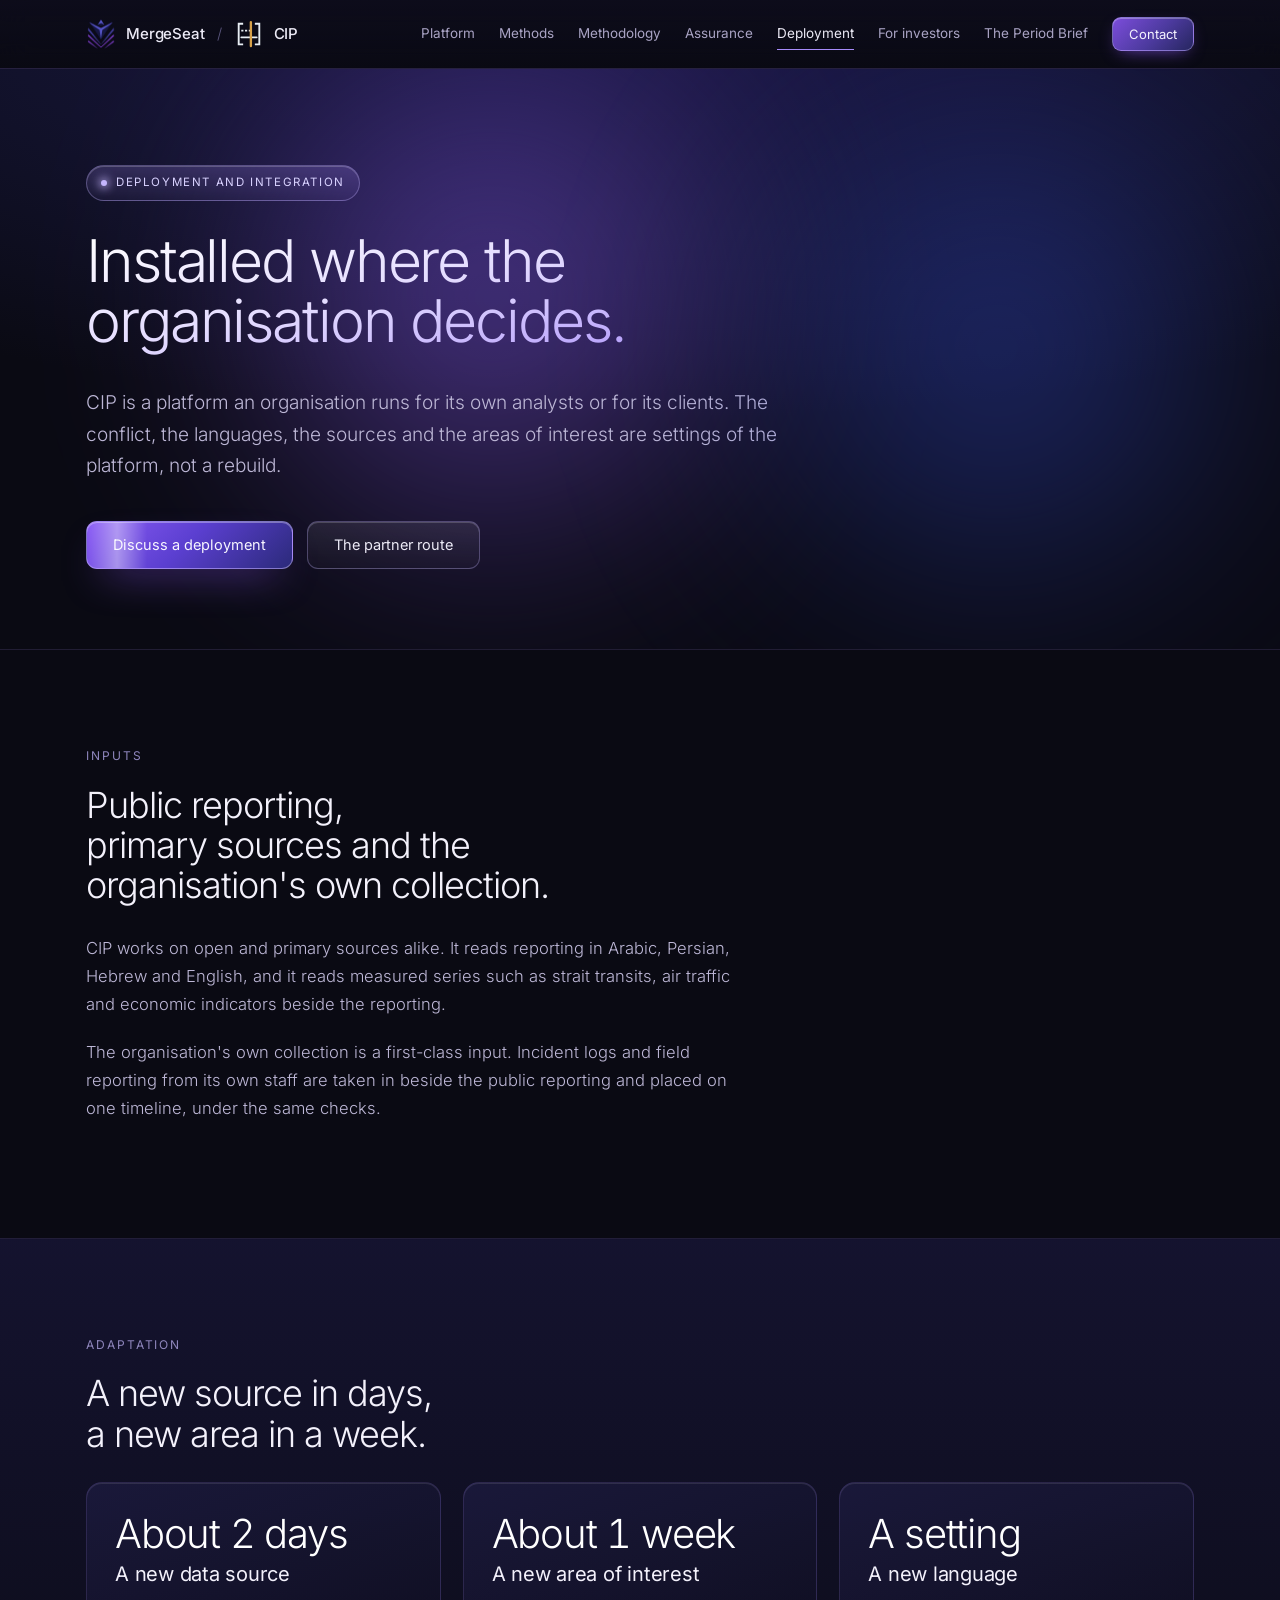
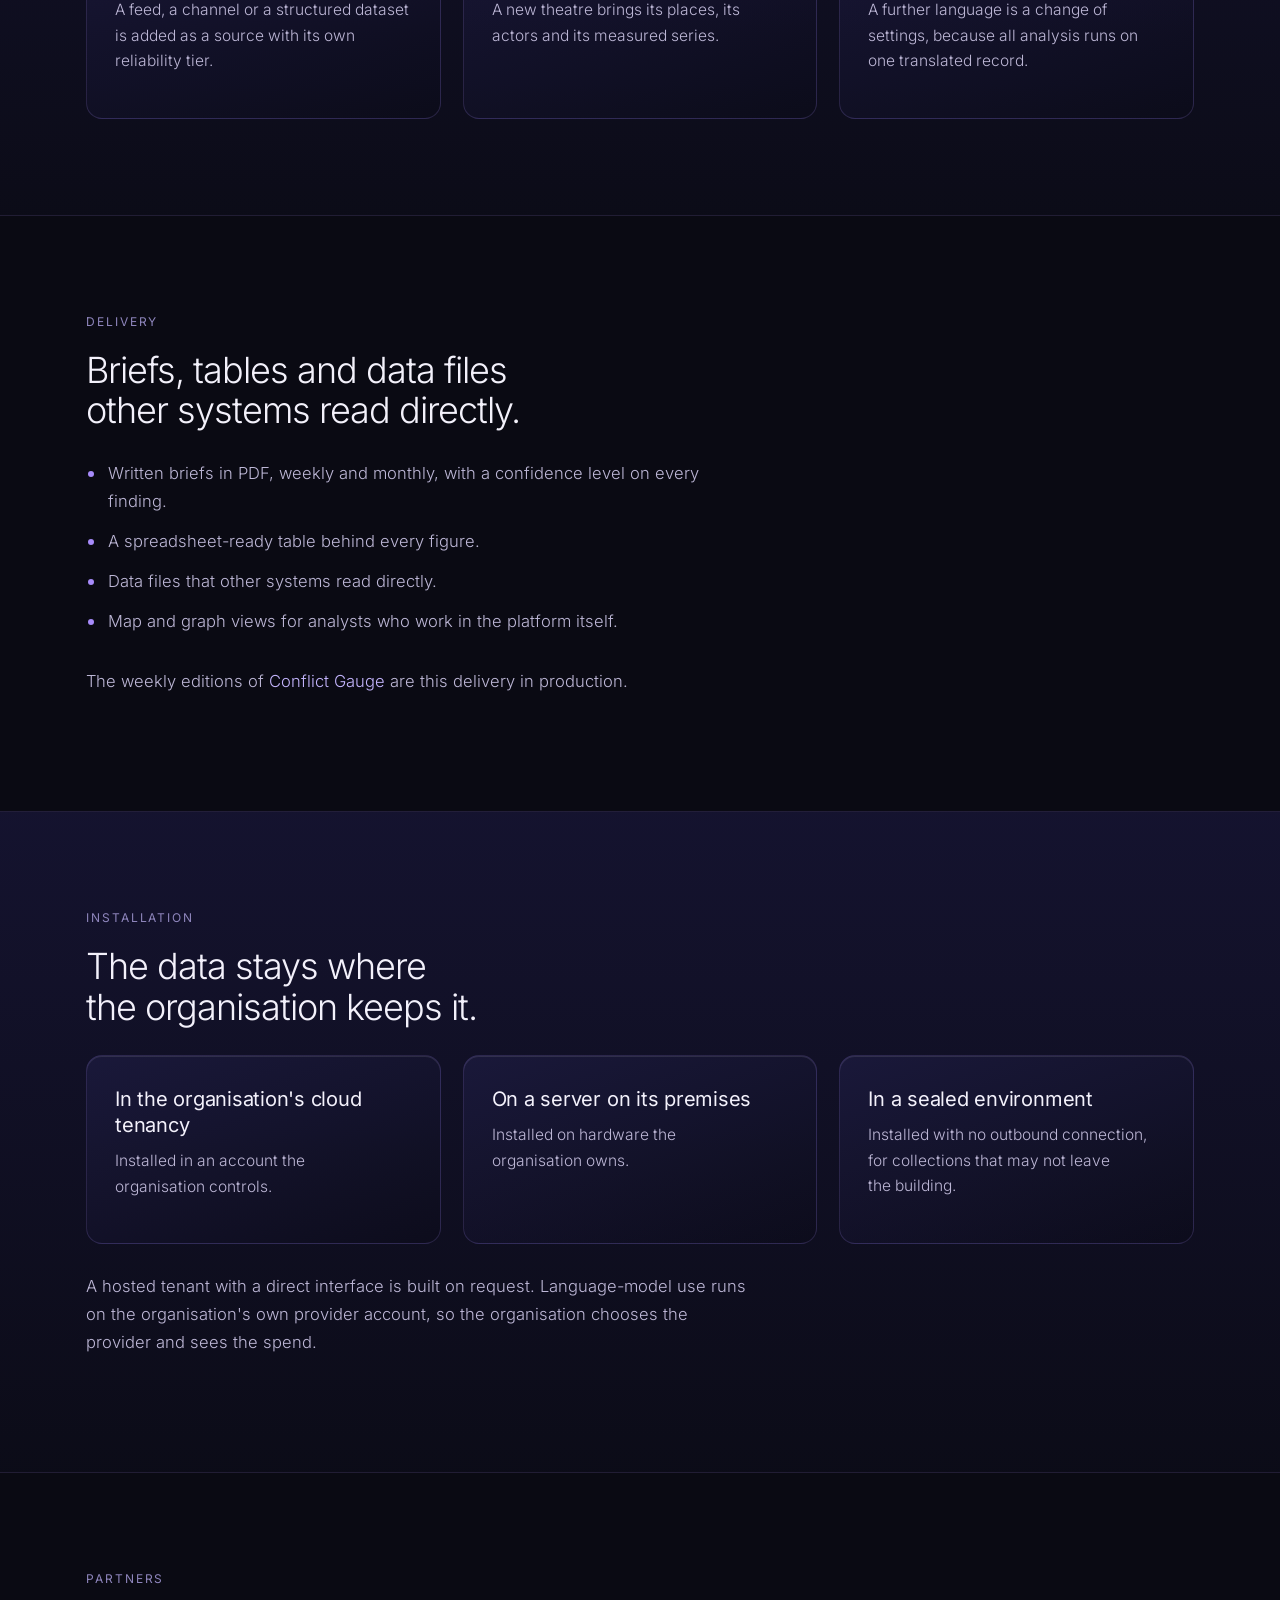
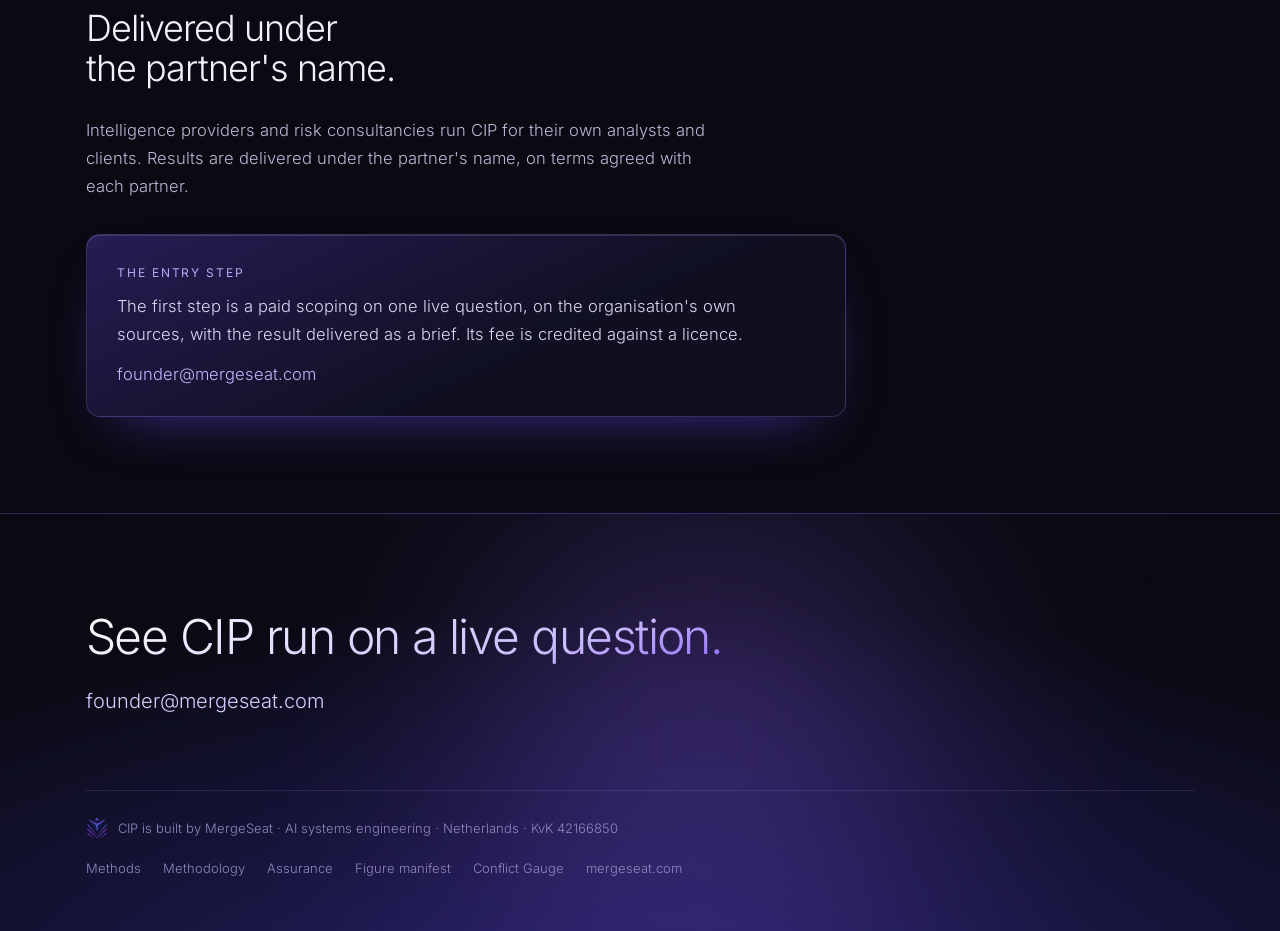
<file: deployment.html>
<!doctype html>
<html lang="en">
<head>
<meta charset="utf-8">
<meta name="viewport" content="width=device-width, initial-scale=1">
<title>Deployment and integration: CIP</title>
<meta name="description" content="How CIP is installed, adapted and delivered, and how partners deliver its results under their own name.">
<link rel="canonical" href="https://muhanad-husn.github.io/cip-evidence/deployment.html">
<meta name="theme-color" content="#0a0a13">
<meta property="og:type" content="website">
<meta property="og:site_name" content="CIP by MergeSeat">
<meta property="og:title" content="Deployment and integration: CIP">
<meta property="og:description" content="How CIP is installed, adapted and delivered, and how partners deliver its results under their own name.">
<meta property="og:url" content="https://muhanad-husn.github.io/cip-evidence/deployment.html">
<meta property="og:image" content="https://muhanad-husn.github.io/cip-evidence/assets/og.png">
<meta property="og:image:width" content="1200">
<meta property="og:image:height" content="630">
<meta name="twitter:card" content="summary_large_image">
<link rel="icon" href="assets/cip-favicon.svg" type="image/svg+xml">
<link rel="stylesheet" href="assets/site.css">
</head>
<body>
<header class="site-head">
  <div class="wrap">
    <div class="lockup">
      <a href="https://mergeseat.com" title="MergeSeat"><img src="assets/mergeseat-mark-128.png" alt="" width="30" height="30">MergeSeat</a>
      <span class="sep">/</span>
      <a href="index.html" title="CIP, the Conflict Intelligence Platform"><img src="assets/cip-mark-dark.svg" alt="" width="30" height="30">CIP</a>
    </div>
    <nav class="nav" aria-label="Site">
      <a href="index.html">Platform</a>
      <a href="methods.html">Methods</a>
      <a href="methodology.html">Methodology</a>
      <a href="assurance.html">Assurance</a>
      <a href="deployment.html" aria-current="page">Deployment</a>
      <a href="company.html">For investors</a>
      <a href="period-brief.html">The Period Brief</a>
      <a class="btn-contact" href="mailto:founder@mergeseat.com?subject=CIP">Contact</a>
    </nav>
  </div>
</header>

<main>
  <section class="hero sub">
    <div class="wrap">
      <p class="pill">Deployment and integration</p>
      <h1>Installed where the organisation decides.</h1>
      <p class="lede">CIP is a platform an organisation runs for its own analysts or for its clients. The conflict, the languages, the sources and the areas of interest are settings of the platform, not a rebuild.</p>
      <div class="actions">
        <a class="btn btn-primary" href="mailto:founder@mergeseat.com?subject=CIP%20scoping">Discuss a deployment</a>
        <a class="btn btn-ghost" href="#partners">The partner route</a>
      </div>
    </div>
  </section>
  <section id="inputs" class="section">
    <div class="wrap">
      <p class="eyebrow">Inputs</p>
      <h2>Public reporting, primary sources and the organisation's own collection.</h2>
      <p>CIP works on open and primary sources alike. It reads reporting in Arabic, Persian, Hebrew and English, and it reads measured series such as strait transits, air traffic and economic indicators beside the reporting.</p>
      <p>The organisation's own collection is a first-class input. Incident logs and field reporting from its own staff are taken in beside the public reporting and placed on one timeline, under the same checks.</p>
    </div>
  </section>
  <section id="adaptation" class="section alt">
    <div class="wrap">
      <p class="eyebrow">Adaptation</p>
      <h2>A new source in days, a new area in a week.</h2>
      <div class="grid">
        <div class="card"><p class="num">About 2 days</p><h3>A new data source</h3><p>A feed, a channel or a structured dataset is added as a source with its own reliability tier.</p></div>
        <div class="card"><p class="num">About 1 week</p><h3>A new area of interest</h3><p>A new theatre brings its places, its actors and its measured series.</p></div>
        <div class="card"><p class="num">A setting</p><h3>A new language</h3><p>A further language is a change of settings, because all analysis runs on one translated record.</p></div>
      </div>
    </div>
  </section>
  <section id="delivery" class="section">
    <div class="wrap">
      <p class="eyebrow">Delivery</p>
      <h2>Briefs, tables and data files other systems read directly.</h2>
      <ul class="plain">
        <li>Written briefs in PDF, weekly and monthly, with a confidence level on every finding.</li>
        <li>A spreadsheet-ready table behind every figure.</li>
        <li>Data files that other systems read directly.</li>
        <li>Map and graph views for analysts who work in the platform itself.</li>
      </ul>
      <p>The weekly editions of <a href="https://conflictgauge.com">Conflict Gauge</a> are this delivery in production.</p>
    </div>
  </section>
  <section id="installation" class="section alt">
    <div class="wrap">
      <p class="eyebrow">Installation</p>
      <h2>The data stays where the organisation keeps it.</h2>
      <div class="grid">
        <div class="card"><h3>In the organisation's cloud tenancy</h3><p>Installed in an account the organisation controls.</p></div>
        <div class="card"><h3>On a server on its premises</h3><p>Installed on hardware the organisation owns.</p></div>
        <div class="card"><h3>In a sealed environment</h3><p>Installed with no outbound connection, for collections that may not leave the building.</p></div>
      </div>
      <p style="margin-top:28px">A hosted tenant with a direct interface is built on request. Language-model use runs on the organisation's own provider account, so the organisation chooses the provider and sees the spend.</p>
    </div>
  </section>
  <section id="partners" class="section">
    <div class="wrap">
      <p class="eyebrow">Partners</p>
      <h2>Delivered under the partner's name.</h2>
      <p>Intelligence providers and risk consultancies run CIP for their own analysts and clients. Results are delivered under the partner's name, on terms agreed with each partner.</p>
      <div class="callout">
        <p class="tag">The entry step</p>
        <p>The first step is a paid scoping on one live question, on the organisation's own sources, with the result delivered as a brief. Its fee is credited against a licence.</p>
        <p><a href="mailto:founder@mergeseat.com?subject=CIP%20scoping">founder@mergeseat.com</a></p>
      </div>
    </div>
  </section>

</main>

<footer class="site-foot">
  <div class="wrap">
    <p class="cta">See CIP run on a live question.</p>
    <a class="mail" href="mailto:founder@mergeseat.com?subject=CIP%20demonstration">founder@mergeseat.com</a>
    <div class="foot-row">
      <a class="by" href="https://mergeseat.com"><img src="assets/mergeseat-mark-128.png" alt="" width="22" height="22">CIP is built by MergeSeat · AI systems engineering · Netherlands · KvK 42166850</a>
      <nav aria-label="Footer">
        <a href="methods.html">Methods</a>
        <a href="methodology.html">Methodology</a>
        <a href="assurance.html">Assurance</a>
        <a href="figures/full-record/figures.json">Figure manifest</a>
        <a href="https://conflictgauge.com">Conflict Gauge</a>
        <a href="https://mergeseat.com">mergeseat.com</a>
      </nav>
    </div>
  </div>
</footer>
</body>
</html>
</file>
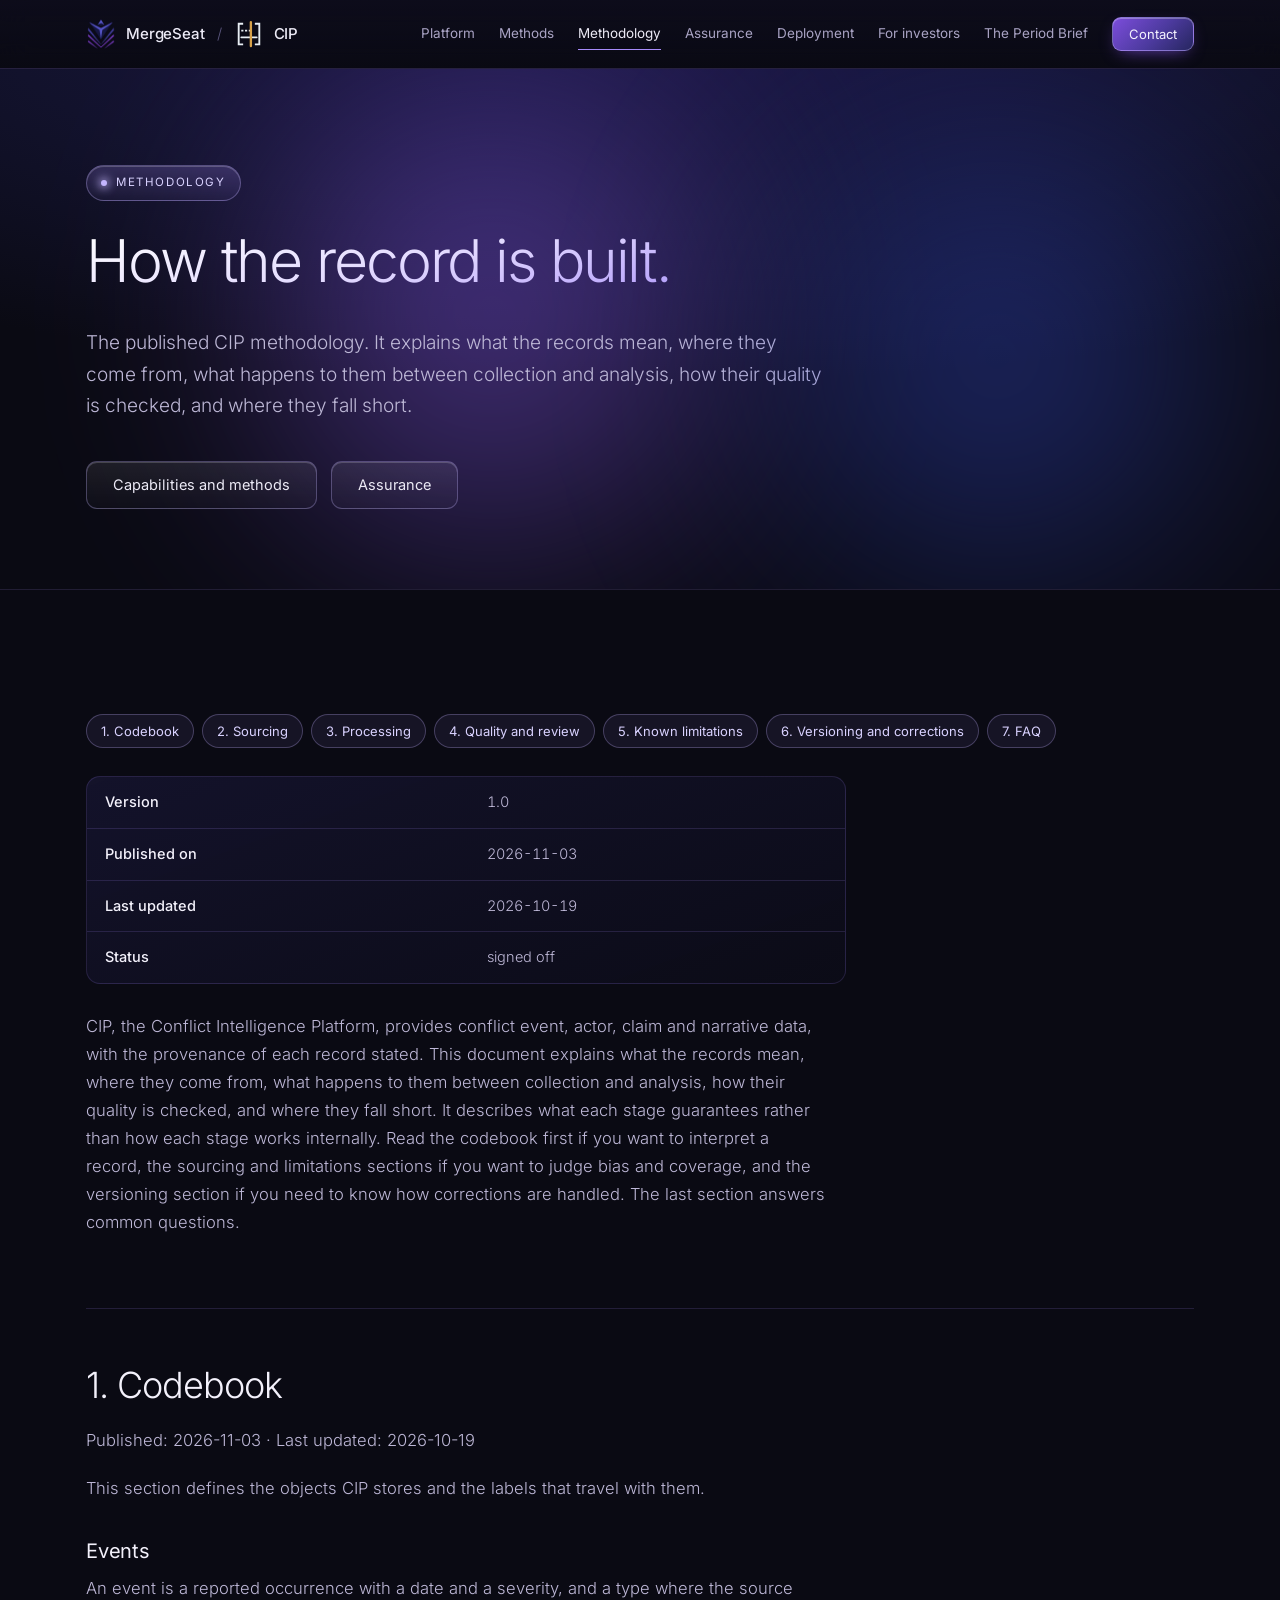
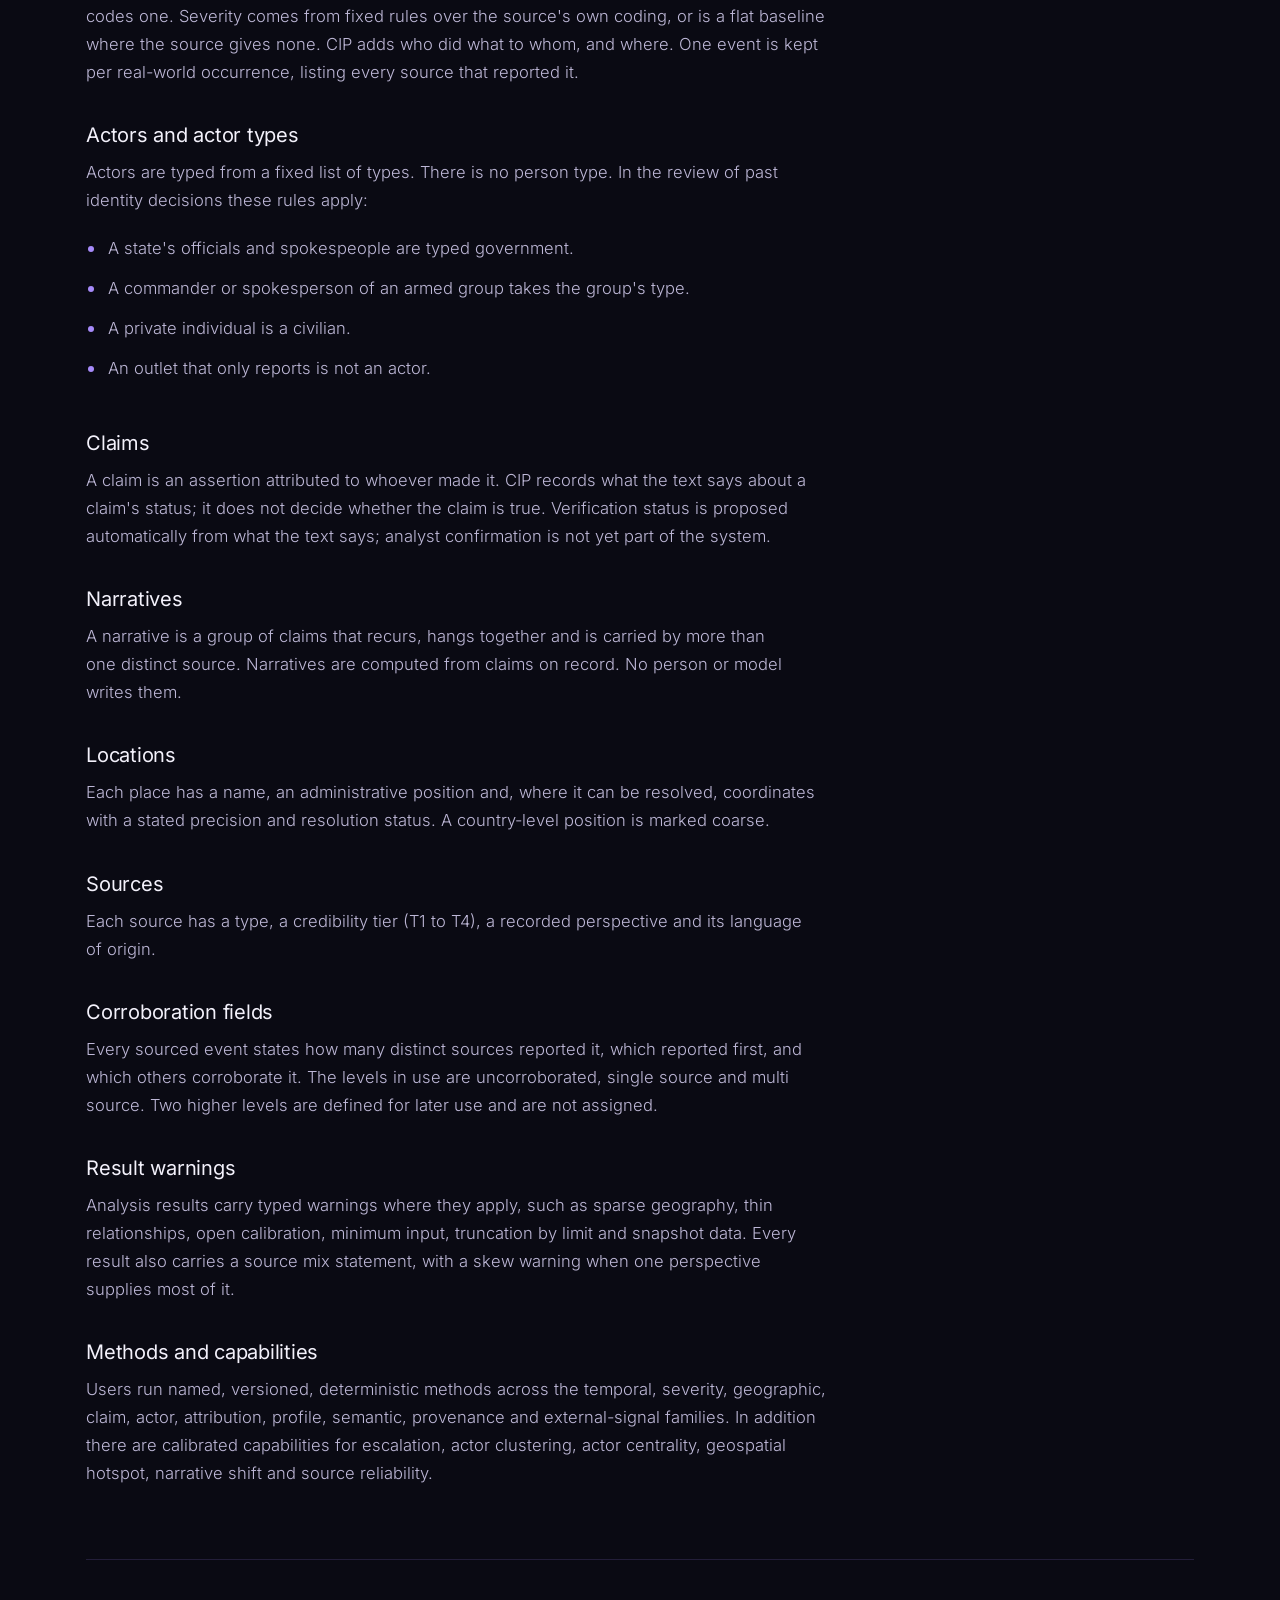
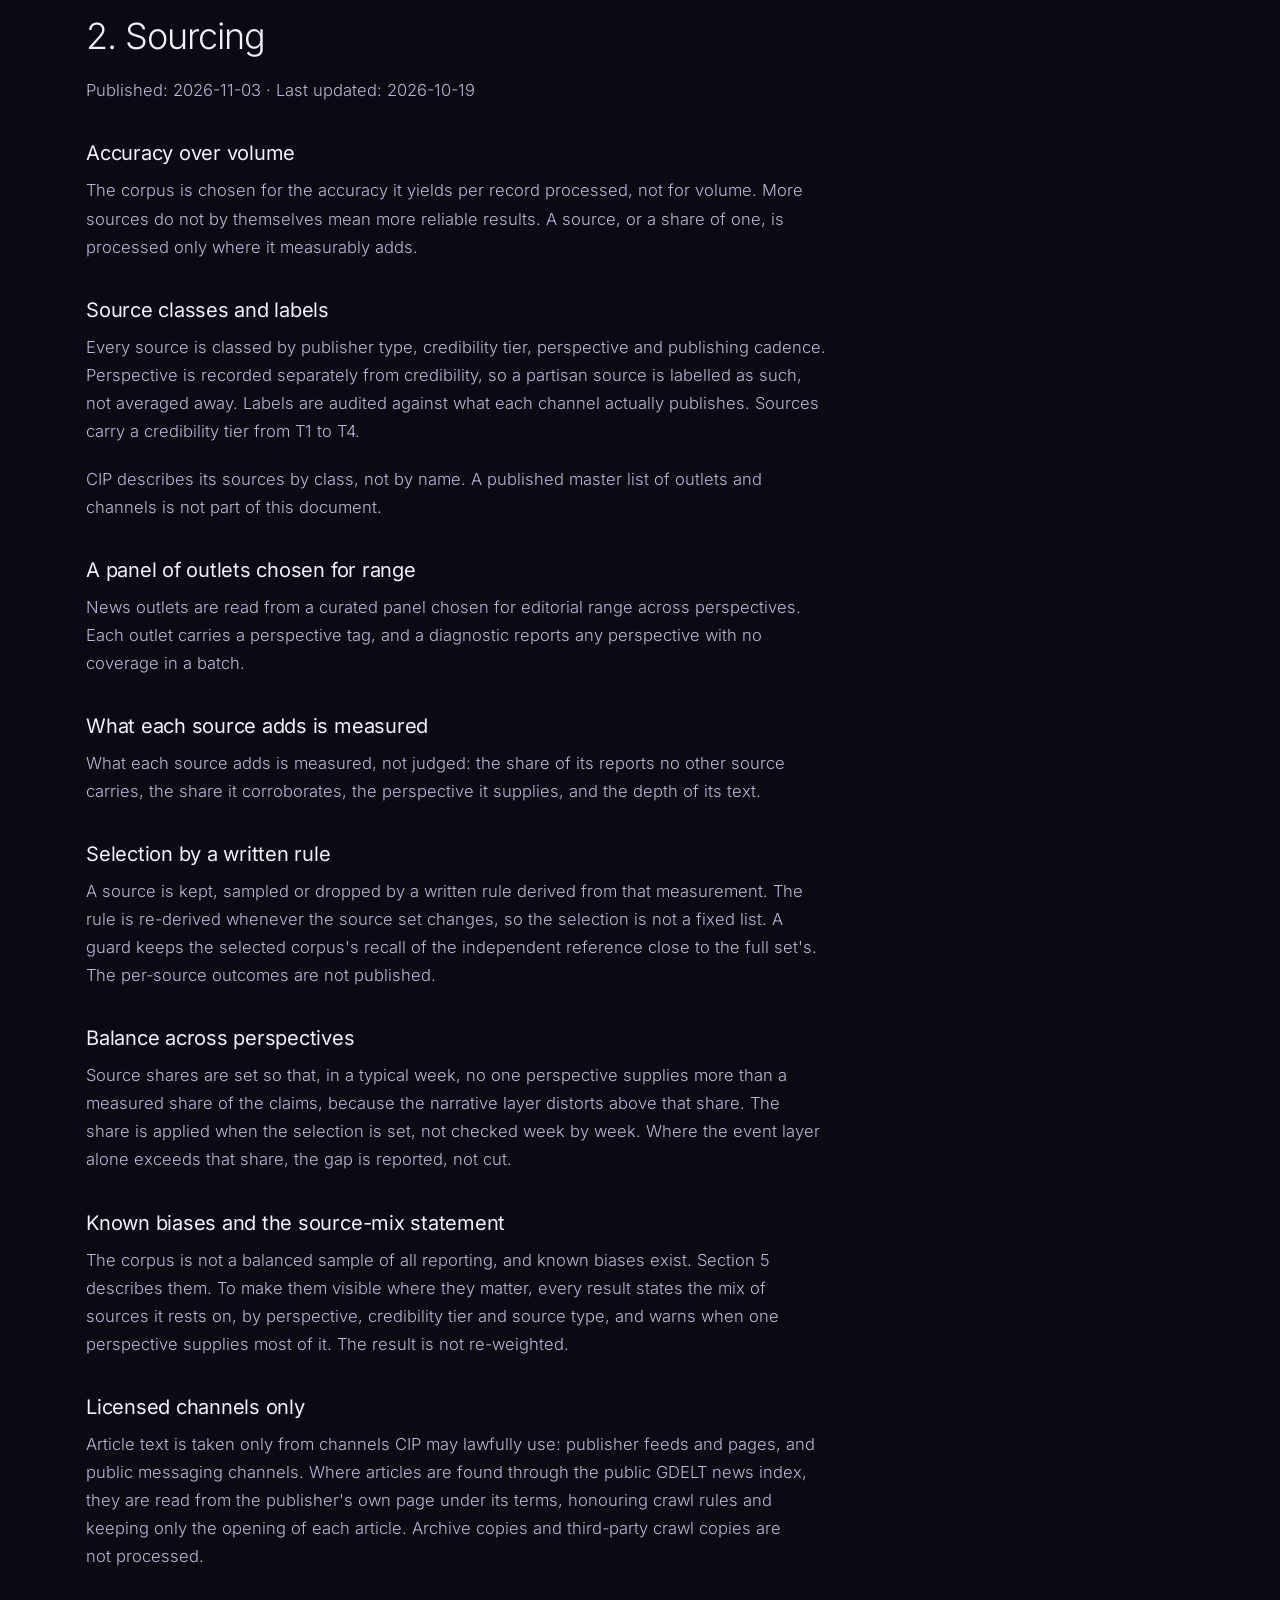
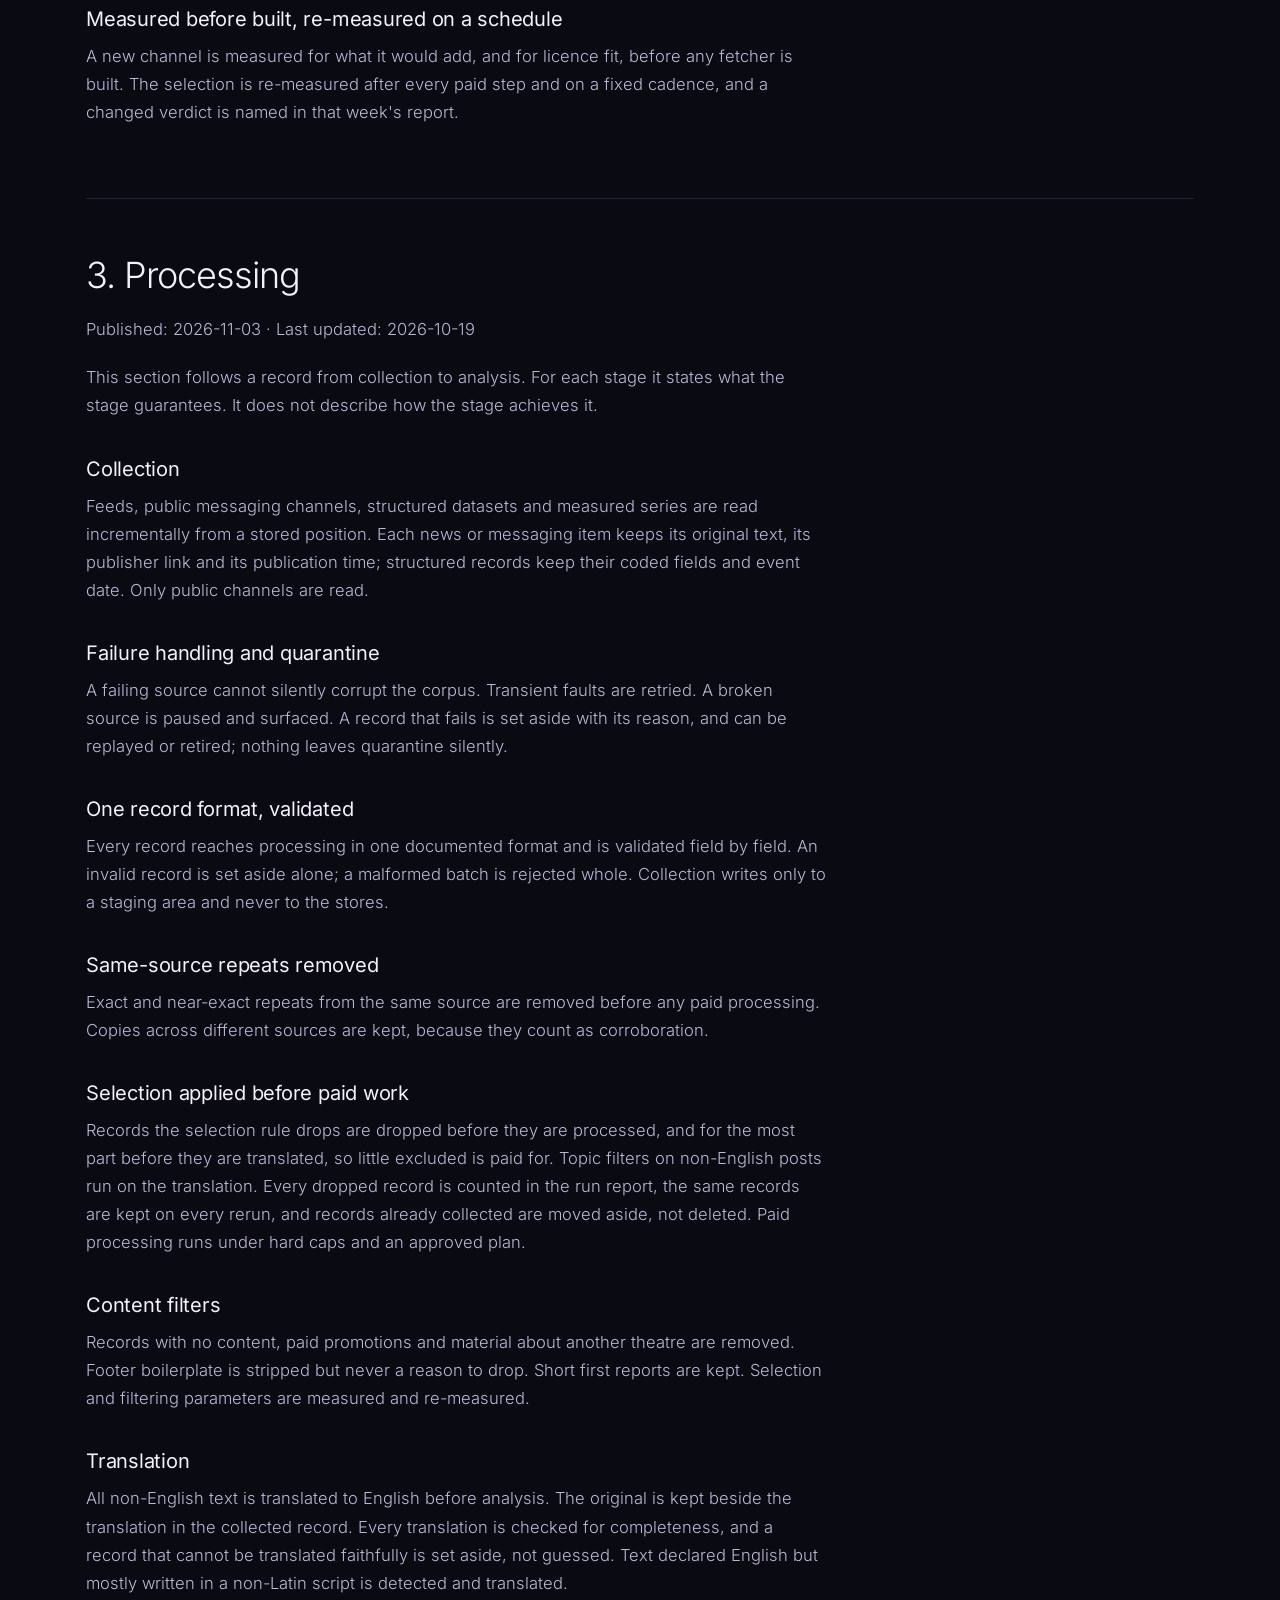
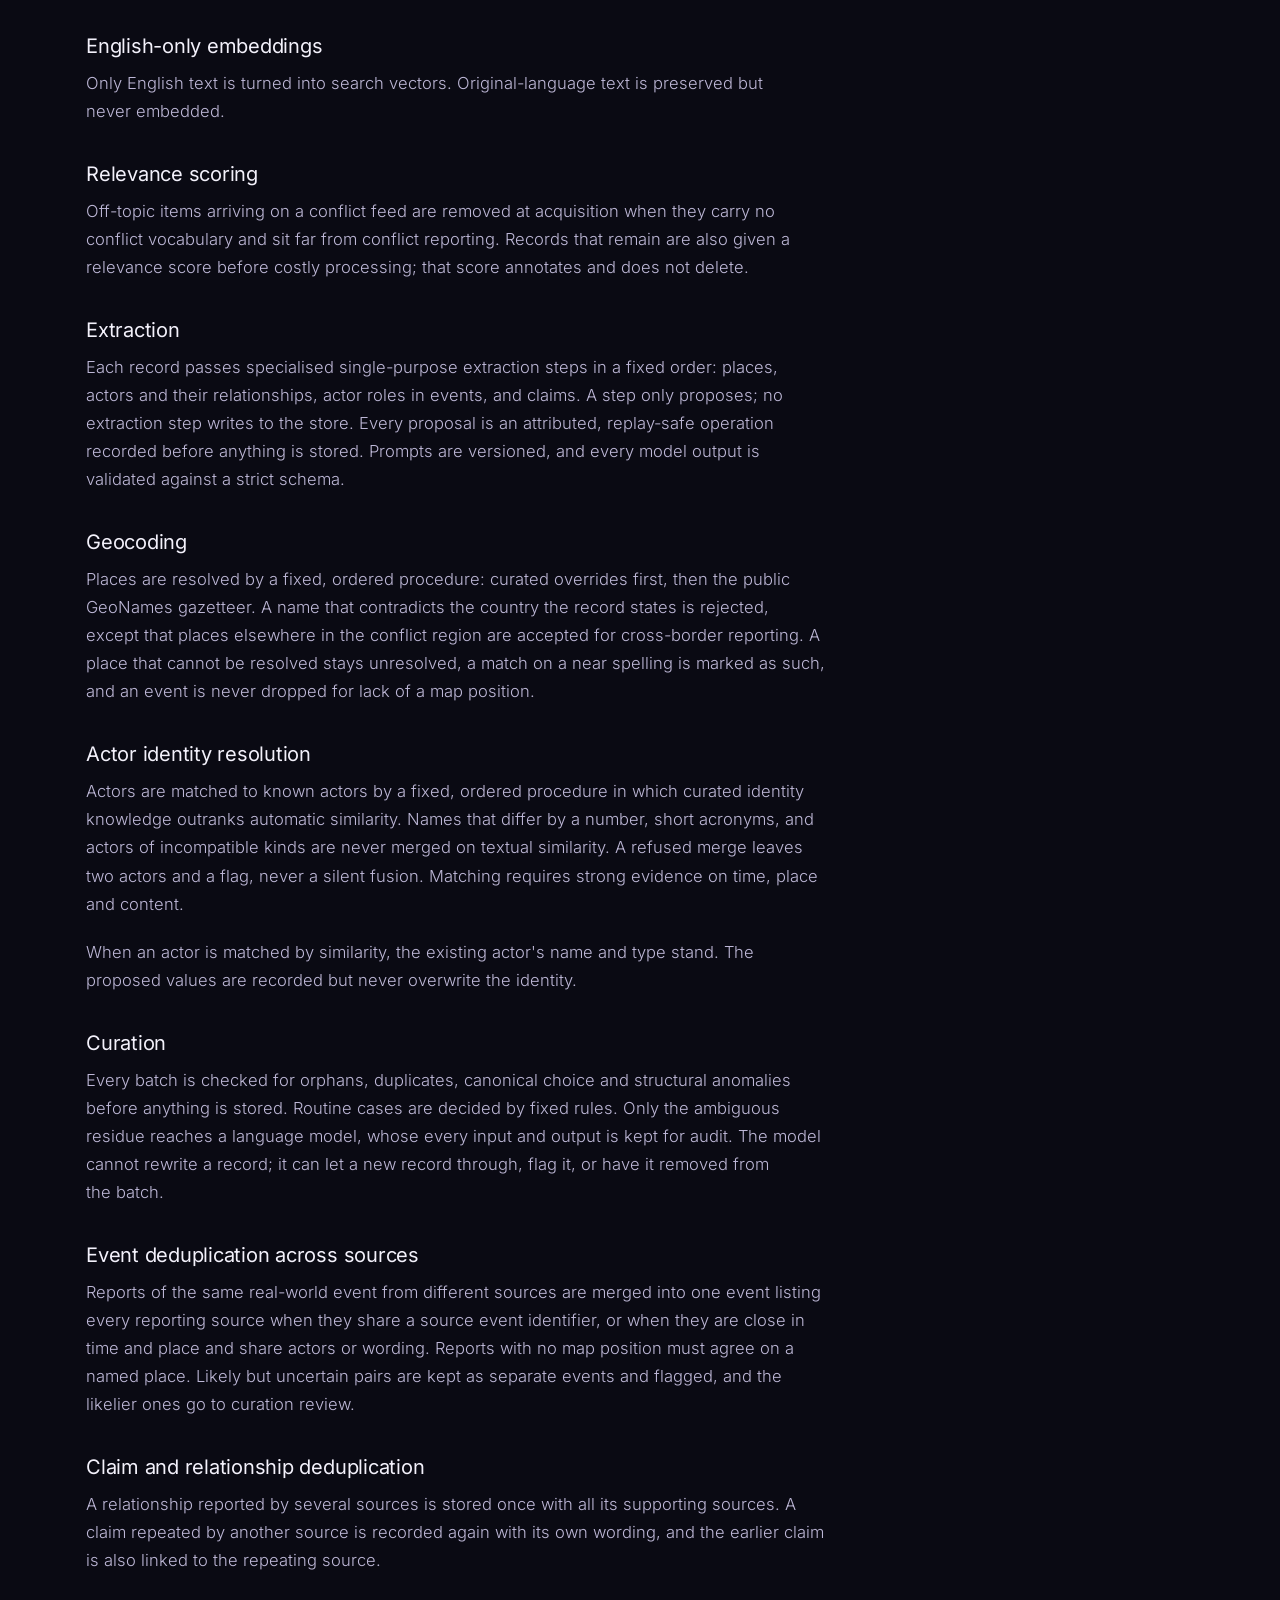
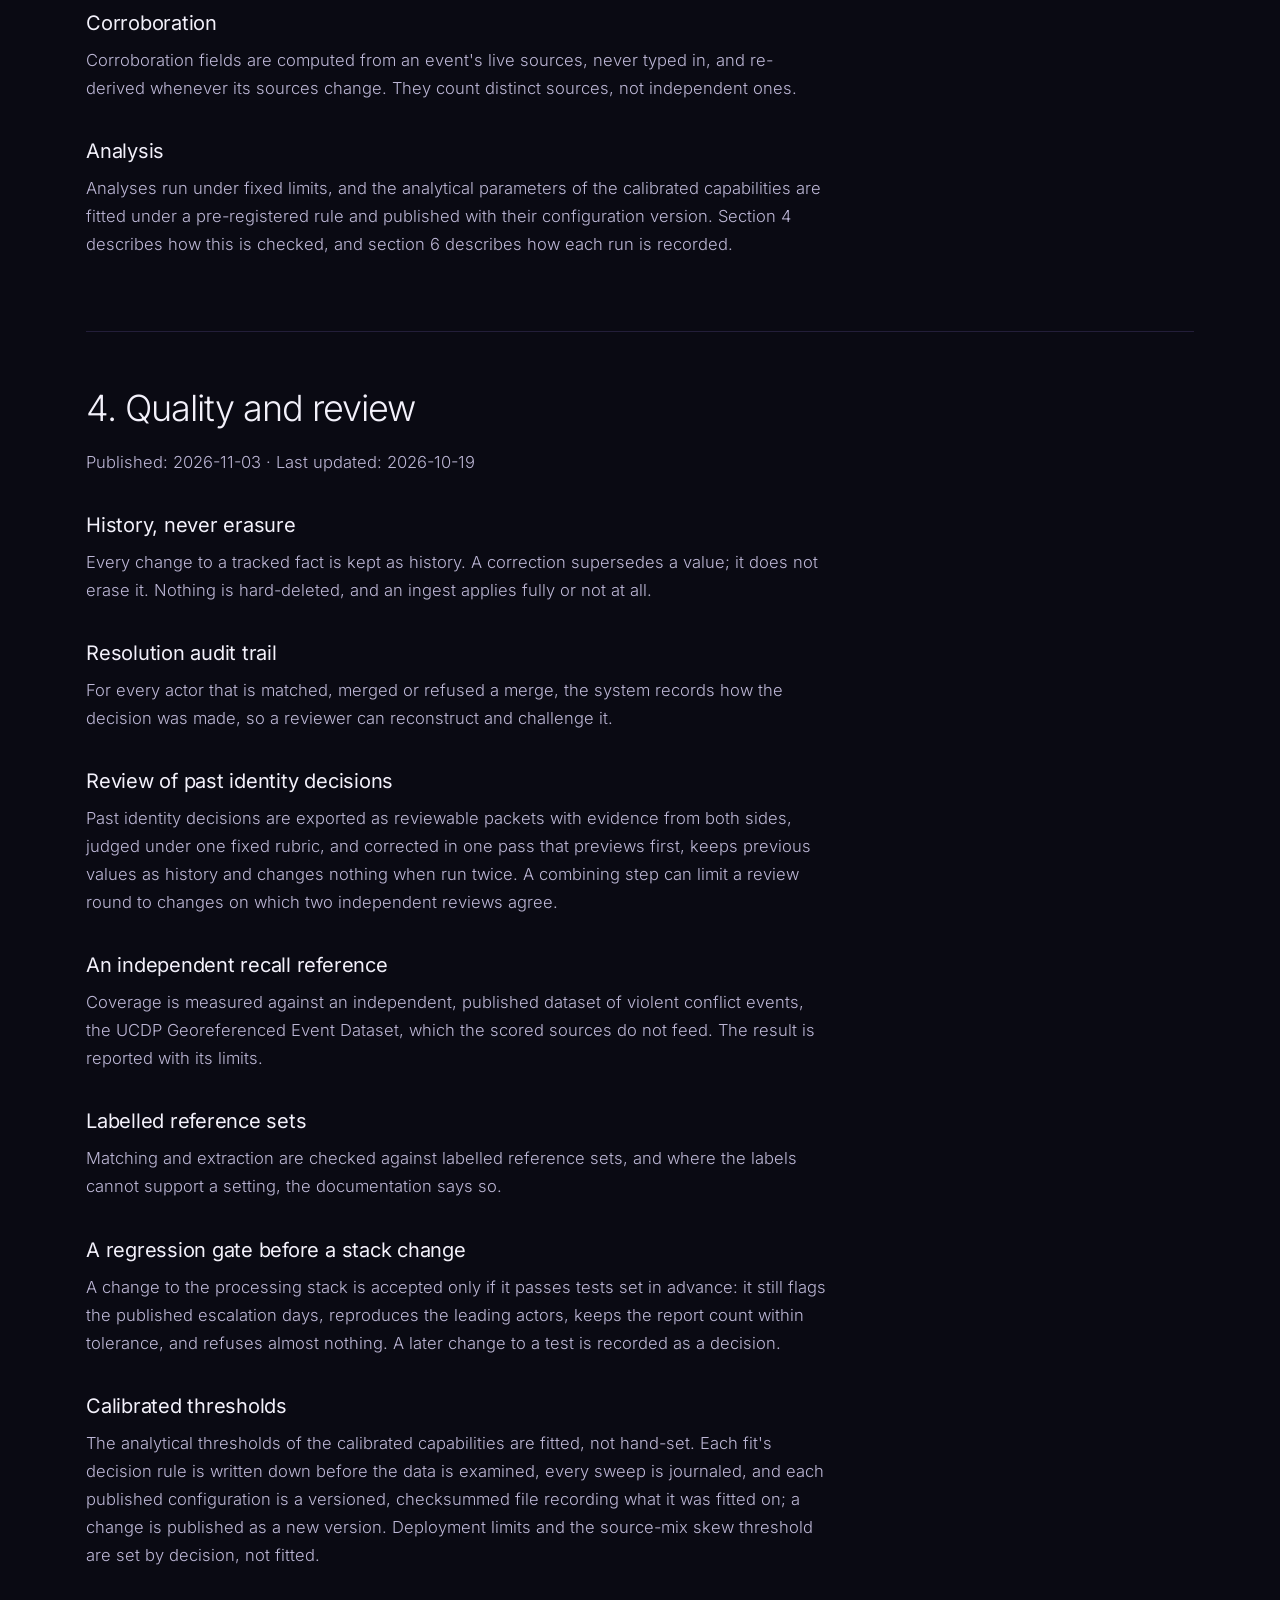
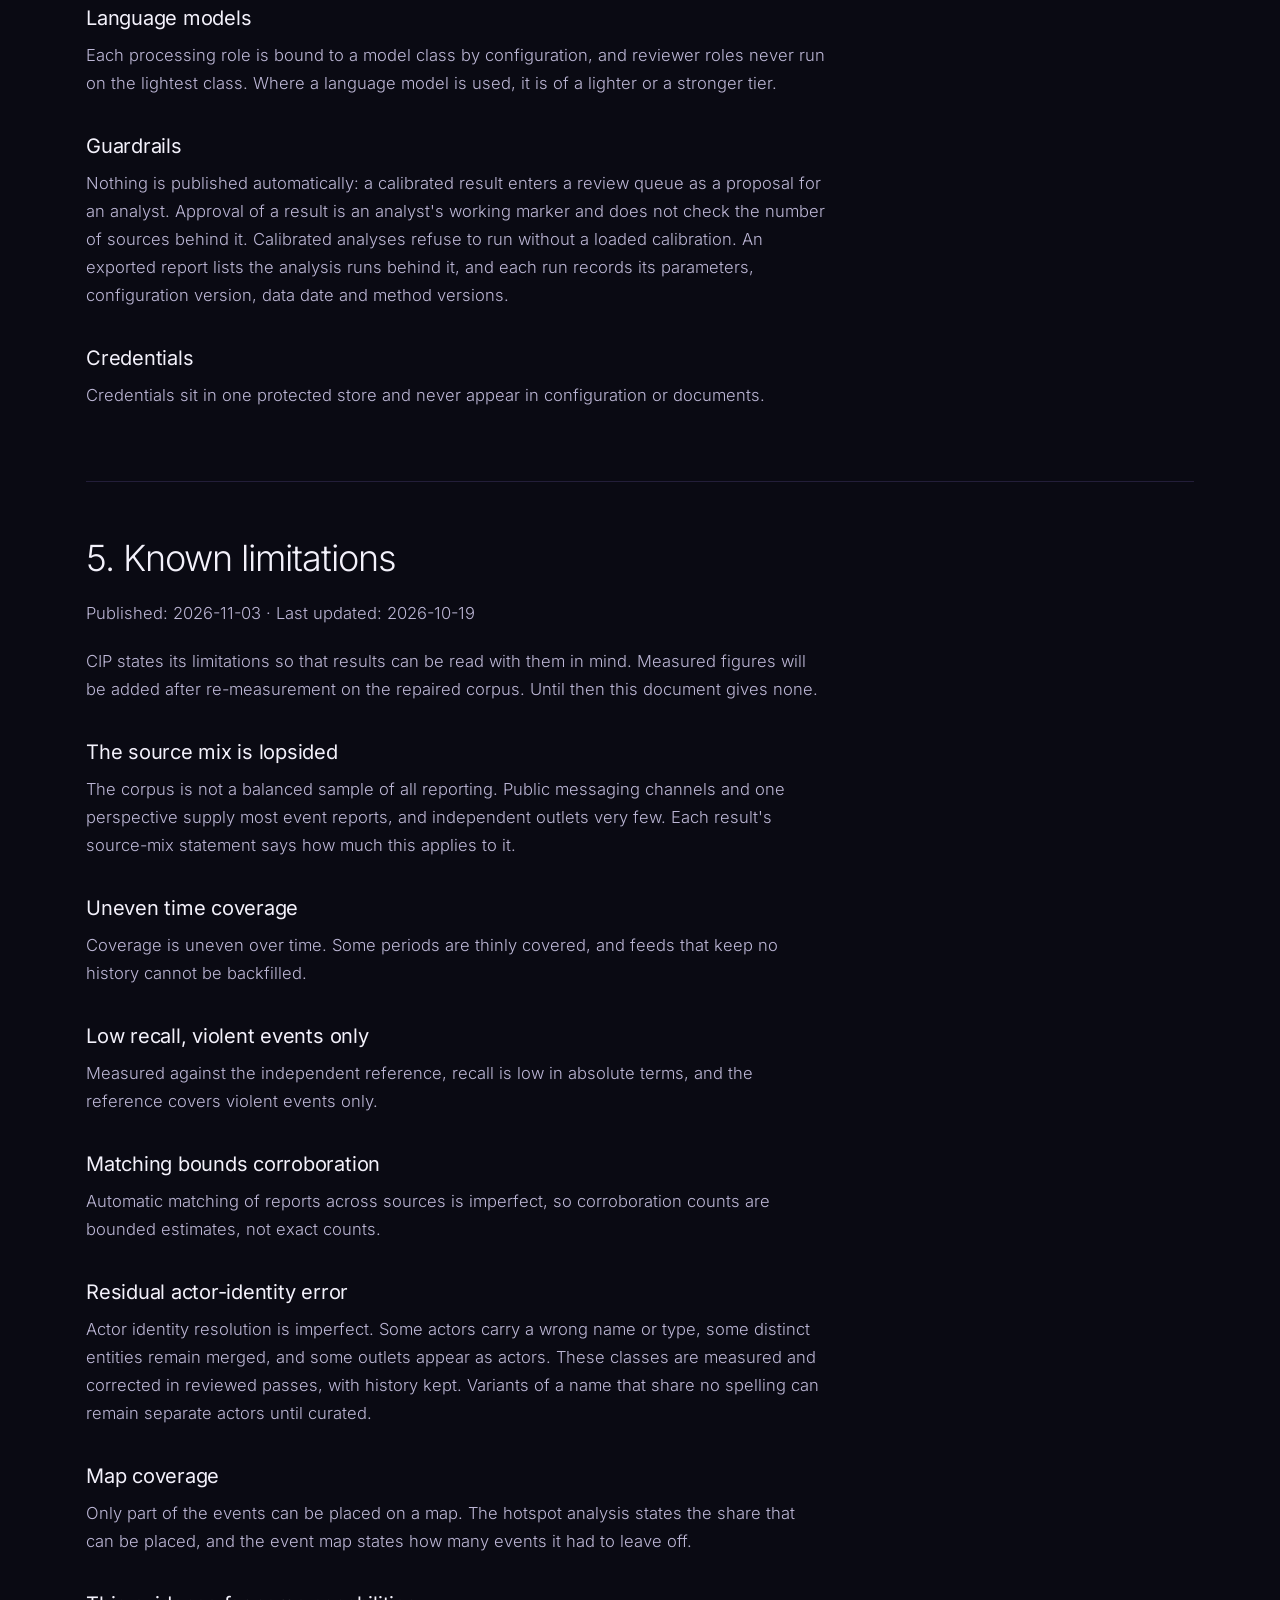
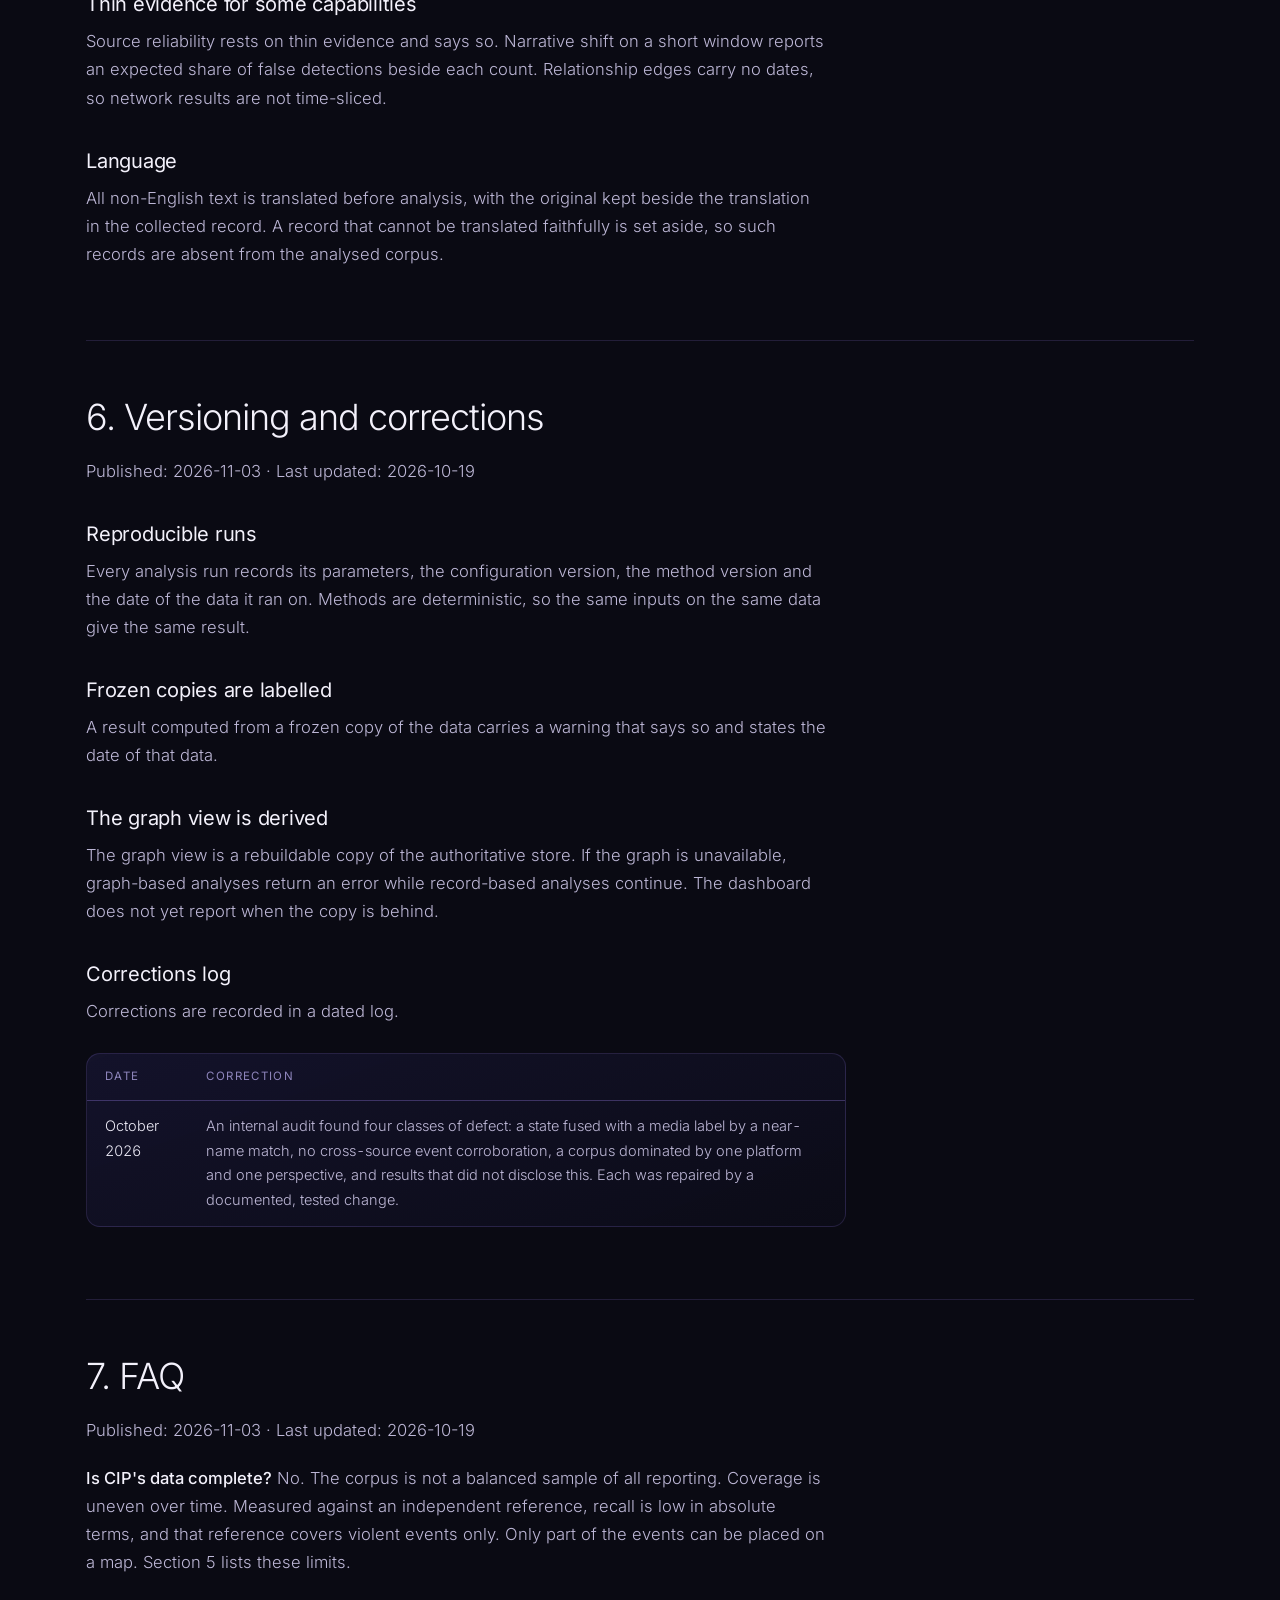
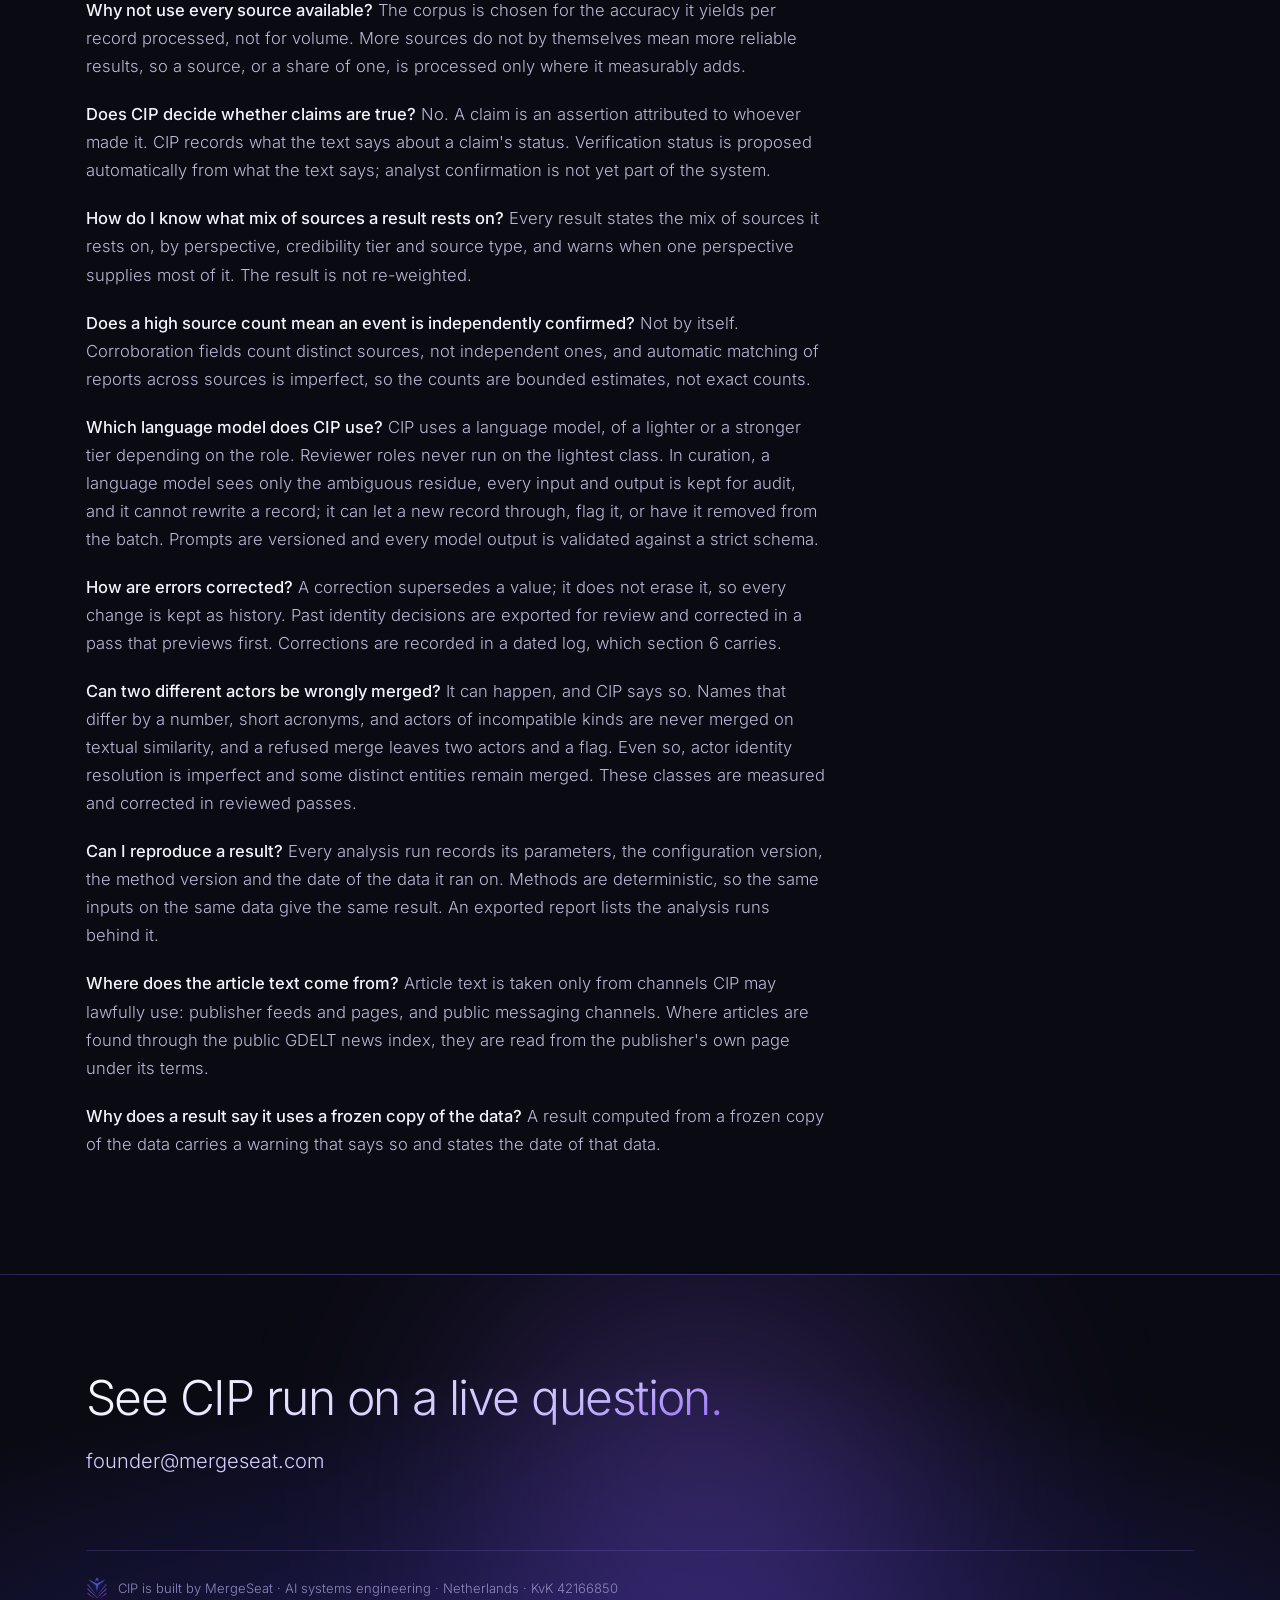
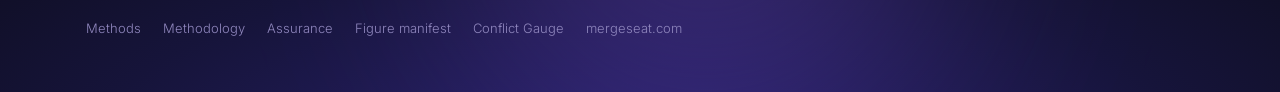
<file: methodology.html>
<!doctype html>
<html lang="en">
<head>
<meta charset="utf-8">
<meta name="viewport" content="width=device-width, initial-scale=1">
<title>Methodology: CIP</title>
<meta name="description" content="The published CIP methodology: what the records mean, where they come from, how they are processed and checked, and where they fall short.">
<link rel="canonical" href="https://muhanad-husn.github.io/cip-evidence/methodology.html">
<meta name="theme-color" content="#0a0a13">
<meta property="og:type" content="website">
<meta property="og:site_name" content="CIP by MergeSeat">
<meta property="og:title" content="Methodology: CIP">
<meta property="og:description" content="The published CIP methodology: what the records mean, where they come from, how they are processed and checked, and where they fall short.">
<meta property="og:url" content="https://muhanad-husn.github.io/cip-evidence/methodology.html">
<meta property="og:image" content="https://muhanad-husn.github.io/cip-evidence/assets/og.png">
<meta property="og:image:width" content="1200">
<meta property="og:image:height" content="630">
<meta name="twitter:card" content="summary_large_image">
<link rel="icon" href="assets/cip-favicon.svg" type="image/svg+xml">
<link rel="stylesheet" href="assets/site.css">
</head>
<body>
<header class="site-head">
  <div class="wrap">
    <div class="lockup">
      <a href="https://mergeseat.com" title="MergeSeat"><img src="assets/mergeseat-mark-128.png" alt="" width="30" height="30">MergeSeat</a>
      <span class="sep">/</span>
      <a href="index.html" title="CIP, the Conflict Intelligence Platform"><img src="assets/cip-mark-dark.svg" alt="" width="30" height="30">CIP</a>
    </div>
    <nav class="nav" aria-label="Site">
      <a href="index.html">Platform</a>
      <a href="methods.html">Methods</a>
      <a href="methodology.html" aria-current="page">Methodology</a>
      <a href="assurance.html">Assurance</a>
      <a href="deployment.html">Deployment</a>
      <a href="company.html">For investors</a>
      <a href="period-brief.html">The Period Brief</a>
      <a class="btn-contact" href="mailto:founder@mergeseat.com?subject=CIP">Contact</a>
    </nav>
  </div>
</header>

<main>
  <section class="hero sub">
    <div class="wrap">
      <p class="pill">Methodology</p>
      <h1>How the record is built.</h1>
      <p class="lede">The published CIP methodology. It explains what the records mean, where they come from, what happens to them between collection and analysis, how their quality is checked, and where they fall short.</p>
      <div class="actions">
        <a class="btn btn-ghost" href="methods.html">Capabilities and methods</a>
        <a class="btn btn-ghost" href="assurance.html">Assurance</a>
      </div>
    </div>
  </section>
  <section class="section">
    <div class="wrap prose">
      <ul class="toc"><li><a href="#1-codebook">1. Codebook</a></li><li><a href="#2-sourcing">2. Sourcing</a></li><li><a href="#3-processing">3. Processing</a></li><li><a href="#4-quality-and-review">4. Quality and review</a></li><li><a href="#5-known-limitations">5. Known limitations</a></li><li><a href="#6-versioning-and-corrections">6. Versioning and corrections</a></li><li><a href="#7-faq">7. FAQ</a></li></ul>
<div class="table-scroll"><table>
<thead>
<tr>
<th></th>
<th></th>
</tr>
</thead>
<tbody>
<tr>
<td><strong>Version</strong></td>
<td>1.0</td>
</tr>
<tr>
<td><strong>Published on</strong></td>
<td>2026-11-03</td>
</tr>
<tr>
<td><strong>Last updated</strong></td>
<td>2026-10-19</td>
</tr>
<tr>
<td><strong>Status</strong></td>
<td>signed off</td>
</tr>
</tbody>
</table></div>
<p>CIP, the Conflict Intelligence Platform, provides conflict event, actor, claim and narrative data, with the provenance of each record stated. This document explains what the records mean, where they come from, what happens to them between collection and analysis, how their quality is checked, and where they fall short. It describes what each stage guarantees rather than how each stage works internally. Read the codebook first if you want to interpret a record, the sourcing and limitations sections if you want to judge bias and coverage, and the versioning section if you need to know how corrections are handled. The last section answers common questions.</p>
<hr />
<h2 id="1-codebook">1. Codebook</h2>
<p>Published: 2026-11-03 · Last updated: 2026-10-19</p>
<p>This section defines the objects CIP stores and the labels that travel with them.</p>
<h3 id="events">Events</h3>
<p>An event is a reported occurrence with a date and a severity, and a type where the source codes one. Severity comes from fixed rules over the source's own coding, or is a flat baseline where the source gives none. CIP adds who did what to whom, and where. One event is kept per real-world occurrence, listing every source that reported it.</p>
<h3 id="actors-and-actor-types">Actors and actor types</h3>
<p>Actors are typed from a fixed list of types. There is no person type. In the review of past identity decisions these rules apply:</p>
<ul class="plain">
<li>A state's officials and spokespeople are typed government.</li>
<li>A commander or spokesperson of an armed group takes the group's type.</li>
<li>A private individual is a civilian.</li>
<li>An outlet that only reports is not an actor.</li>
</ul>
<h3 id="claims">Claims</h3>
<p>A claim is an assertion attributed to whoever made it. CIP records what the text says about a claim's status; it does not decide whether the claim is true. Verification status is proposed automatically from what the text says; analyst confirmation is not yet part of the system.</p>
<h3 id="narratives">Narratives</h3>
<p>A narrative is a group of claims that recurs, hangs together and is carried by more than one distinct source. Narratives are computed from claims on record. No person or model writes them.</p>
<h3 id="locations">Locations</h3>
<p>Each place has a name, an administrative position and, where it can be resolved, coordinates with a stated precision and resolution status. A country-level position is marked coarse.</p>
<h3 id="sources">Sources</h3>
<p>Each source has a type, a credibility tier (T1 to T4), a recorded perspective and its language of origin.</p>
<h3 id="corroboration-fields">Corroboration fields</h3>
<p>Every sourced event states how many distinct sources reported it, which reported first, and which others corroborate it. The levels in use are uncorroborated, single source and multi source. Two higher levels are defined for later use and are not assigned.</p>
<h3 id="result-warnings">Result warnings</h3>
<p>Analysis results carry typed warnings where they apply, such as sparse geography, thin relationships, open calibration, minimum input, truncation by limit and snapshot data. Every result also carries a source mix statement, with a skew warning when one perspective supplies most of it.</p>
<h3 id="methods-and-capabilities">Methods and capabilities</h3>
<p>Users run named, versioned, deterministic methods across the temporal, severity, geographic, claim, actor, attribution, profile, semantic, provenance and external-signal families. In addition there are calibrated capabilities for escalation, actor clustering, actor centrality, geospatial hotspot, narrative shift and source reliability.</p>
<hr />
<h2 id="2-sourcing">2. Sourcing</h2>
<p>Published: 2026-11-03 · Last updated: 2026-10-19</p>
<h3 id="accuracy-over-volume">Accuracy over volume</h3>
<p>The corpus is chosen for the accuracy it yields per record processed, not for volume. More sources do not by themselves mean more reliable results. A source, or a share of one, is processed only where it measurably adds.</p>
<h3 id="source-classes-and-labels">Source classes and labels</h3>
<p>Every source is classed by publisher type, credibility tier, perspective and publishing cadence. Perspective is recorded separately from credibility, so a partisan source is labelled as such, not averaged away. Labels are audited against what each channel actually publishes. Sources carry a credibility tier from T1 to T4.</p>
<p>CIP describes its sources by class, not by name. A published master list of outlets and channels is not part of this document.</p>
<h3 id="a-panel-of-outlets-chosen-for-range">A panel of outlets chosen for range</h3>
<p>News outlets are read from a curated panel chosen for editorial range across perspectives. Each outlet carries a perspective tag, and a diagnostic reports any perspective with no coverage in a batch.</p>
<h3 id="what-each-source-adds-is-measured">What each source adds is measured</h3>
<p>What each source adds is measured, not judged: the share of its reports no other source carries, the share it corroborates, the perspective it supplies, and the depth of its text.</p>
<h3 id="selection-by-a-written-rule">Selection by a written rule</h3>
<p>A source is kept, sampled or dropped by a written rule derived from that measurement. The rule is re-derived whenever the source set changes, so the selection is not a fixed list. A guard keeps the selected corpus's recall of the independent reference close to the full set's. The per-source outcomes are not published.</p>
<h3 id="balance-across-perspectives">Balance across perspectives</h3>
<p>Source shares are set so that, in a typical week, no one perspective supplies more than a measured share of the claims, because the narrative layer distorts above that share. The share is applied when the selection is set, not checked week by week. Where the event layer alone exceeds that share, the gap is reported, not cut.</p>
<h3 id="known-biases-and-the-source-mix-statement">Known biases and the source-mix statement</h3>
<p>The corpus is not a balanced sample of all reporting, and known biases exist. Section 5 describes them. To make them visible where they matter, every result states the mix of sources it rests on, by perspective, credibility tier and source type, and warns when one perspective supplies most of it. The result is not re-weighted.</p>
<h3 id="licensed-channels-only">Licensed channels only</h3>
<p>Article text is taken only from channels CIP may lawfully use: publisher feeds and pages, and public messaging channels. Where articles are found through the public GDELT news index, they are read from the publisher's own page under its terms, honouring crawl rules and keeping only the opening of each article. Archive copies and third-party crawl copies are not processed.</p>
<h3 id="measured-before-built-re-measured-on-a-schedule">Measured before built, re-measured on a schedule</h3>
<p>A new channel is measured for what it would add, and for licence fit, before any fetcher is built. The selection is re-measured after every paid step and on a fixed cadence, and a changed verdict is named in that week's report.</p>
<hr />
<h2 id="3-processing">3. Processing</h2>
<p>Published: 2026-11-03 · Last updated: 2026-10-19</p>
<p>This section follows a record from collection to analysis. For each stage it states what the stage guarantees. It does not describe how the stage achieves it.</p>
<h3 id="collection">Collection</h3>
<p>Feeds, public messaging channels, structured datasets and measured series are read incrementally from a stored position. Each news or messaging item keeps its original text, its publisher link and its publication time; structured records keep their coded fields and event date. Only public channels are read.</p>
<h3 id="failure-handling-and-quarantine">Failure handling and quarantine</h3>
<p>A failing source cannot silently corrupt the corpus. Transient faults are retried. A broken source is paused and surfaced. A record that fails is set aside with its reason, and can be replayed or retired; nothing leaves quarantine silently.</p>
<h3 id="one-record-format-validated">One record format, validated</h3>
<p>Every record reaches processing in one documented format and is validated field by field. An invalid record is set aside alone; a malformed batch is rejected whole. Collection writes only to a staging area and never to the stores.</p>
<h3 id="same-source-repeats-removed">Same-source repeats removed</h3>
<p>Exact and near-exact repeats from the same source are removed before any paid processing. Copies across different sources are kept, because they count as corroboration.</p>
<h3 id="selection-applied-before-paid-work">Selection applied before paid work</h3>
<p>Records the selection rule drops are dropped before they are processed, and for the most part before they are translated, so little excluded is paid for. Topic filters on non-English posts run on the translation. Every dropped record is counted in the run report, the same records are kept on every rerun, and records already collected are moved aside, not deleted. Paid processing runs under hard caps and an approved plan.</p>
<h3 id="content-filters">Content filters</h3>
<p>Records with no content, paid promotions and material about another theatre are removed. Footer boilerplate is stripped but never a reason to drop. Short first reports are kept. Selection and filtering parameters are measured and re-measured.</p>
<h3 id="translation">Translation</h3>
<p>All non-English text is translated to English before analysis. The original is kept beside the translation in the collected record. Every translation is checked for completeness, and a record that cannot be translated faithfully is set aside, not guessed. Text declared English but mostly written in a non-Latin script is detected and translated.</p>
<h3 id="english-only-embeddings">English-only embeddings</h3>
<p>Only English text is turned into search vectors. Original-language text is preserved but never embedded.</p>
<h3 id="relevance-scoring">Relevance scoring</h3>
<p>Off-topic items arriving on a conflict feed are removed at acquisition when they carry no conflict vocabulary and sit far from conflict reporting. Records that remain are also given a relevance score before costly processing; that score annotates and does not delete.</p>
<h3 id="extraction">Extraction</h3>
<p>Each record passes specialised single-purpose extraction steps in a fixed order: places, actors and their relationships, actor roles in events, and claims. A step only proposes; no extraction step writes to the store. Every proposal is an attributed, replay-safe operation recorded before anything is stored. Prompts are versioned, and every model output is validated against a strict schema.</p>
<h3 id="geocoding">Geocoding</h3>
<p>Places are resolved by a fixed, ordered procedure: curated overrides first, then the public GeoNames gazetteer. A name that contradicts the country the record states is rejected, except that places elsewhere in the conflict region are accepted for cross-border reporting. A place that cannot be resolved stays unresolved, a match on a near spelling is marked as such, and an event is never dropped for lack of a map position.</p>
<h3 id="actor-identity-resolution">Actor identity resolution</h3>
<p>Actors are matched to known actors by a fixed, ordered procedure in which curated identity knowledge outranks automatic similarity. Names that differ by a number, short acronyms, and actors of incompatible kinds are never merged on textual similarity. A refused merge leaves two actors and a flag, never a silent fusion. Matching requires strong evidence on time, place and content.</p>
<p>When an actor is matched by similarity, the existing actor's name and type stand. The proposed values are recorded but never overwrite the identity.</p>
<h3 id="curation">Curation</h3>
<p>Every batch is checked for orphans, duplicates, canonical choice and structural anomalies before anything is stored. Routine cases are decided by fixed rules. Only the ambiguous residue reaches a language model, whose every input and output is kept for audit. The model cannot rewrite a record; it can let a new record through, flag it, or have it removed from the batch.</p>
<h3 id="event-deduplication-across-sources">Event deduplication across sources</h3>
<p>Reports of the same real-world event from different sources are merged into one event listing every reporting source when they share a source event identifier, or when they are close in time and place and share actors or wording. Reports with no map position must agree on a named place. Likely but uncertain pairs are kept as separate events and flagged, and the likelier ones go to curation review.</p>
<h3 id="claim-and-relationship-deduplication">Claim and relationship deduplication</h3>
<p>A relationship reported by several sources is stored once with all its supporting sources. A claim repeated by another source is recorded again with its own wording, and the earlier claim is also linked to the repeating source.</p>
<h3 id="corroboration">Corroboration</h3>
<p>Corroboration fields are computed from an event's live sources, never typed in, and re-derived whenever its sources change. They count distinct sources, not independent ones.</p>
<h3 id="analysis">Analysis</h3>
<p>Analyses run under fixed limits, and the analytical parameters of the calibrated capabilities are fitted under a pre-registered rule and published with their configuration version. Section 4 describes how this is checked, and section 6 describes how each run is recorded.</p>
<hr />
<h2 id="4-quality-and-review">4. Quality and review</h2>
<p>Published: 2026-11-03 · Last updated: 2026-10-19</p>
<h3 id="history-never-erasure">History, never erasure</h3>
<p>Every change to a tracked fact is kept as history. A correction supersedes a value; it does not erase it. Nothing is hard-deleted, and an ingest applies fully or not at all.</p>
<h3 id="resolution-audit-trail">Resolution audit trail</h3>
<p>For every actor that is matched, merged or refused a merge, the system records how the decision was made, so a reviewer can reconstruct and challenge it.</p>
<h3 id="review-of-past-identity-decisions">Review of past identity decisions</h3>
<p>Past identity decisions are exported as reviewable packets with evidence from both sides, judged under one fixed rubric, and corrected in one pass that previews first, keeps previous values as history and changes nothing when run twice. A combining step can limit a review round to changes on which two independent reviews agree.</p>
<h3 id="an-independent-recall-reference">An independent recall reference</h3>
<p>Coverage is measured against an independent, published dataset of violent conflict events, the UCDP Georeferenced Event Dataset, which the scored sources do not feed. The result is reported with its limits.</p>
<h3 id="labelled-reference-sets">Labelled reference sets</h3>
<p>Matching and extraction are checked against labelled reference sets, and where the labels cannot support a setting, the documentation says so.</p>
<h3 id="a-regression-gate-before-a-stack-change">A regression gate before a stack change</h3>
<p>A change to the processing stack is accepted only if it passes tests set in advance: it still flags the published escalation days, reproduces the leading actors, keeps the report count within tolerance, and refuses almost nothing. A later change to a test is recorded as a decision.</p>
<h3 id="calibrated-thresholds">Calibrated thresholds</h3>
<p>The analytical thresholds of the calibrated capabilities are fitted, not hand-set. Each fit's decision rule is written down before the data is examined, every sweep is journaled, and each published configuration is a versioned, checksummed file recording what it was fitted on; a change is published as a new version. Deployment limits and the source-mix skew threshold are set by decision, not fitted.</p>
<h3 id="language-models">Language models</h3>
<p>Each processing role is bound to a model class by configuration, and reviewer roles never run on the lightest class. Where a language model is used, it is of a lighter or a stronger tier.</p>
<h3 id="guardrails">Guardrails</h3>
<p>Nothing is published automatically: a calibrated result enters a review queue as a proposal for an analyst. Approval of a result is an analyst's working marker and does not check the number of sources behind it. Calibrated analyses refuse to run without a loaded calibration. An exported report lists the analysis runs behind it, and each run records its parameters, configuration version, data date and method versions.</p>
<h3 id="credentials">Credentials</h3>
<p>Credentials sit in one protected store and never appear in configuration or documents.</p>
<hr />
<h2 id="5-known-limitations">5. Known limitations</h2>
<p>Published: 2026-11-03 · Last updated: 2026-10-19</p>
<p>CIP states its limitations so that results can be read with them in mind. Measured figures will be added after re-measurement on the repaired corpus. Until then this document gives none.</p>
<h3 id="the-source-mix-is-lopsided">The source mix is lopsided</h3>
<p>The corpus is not a balanced sample of all reporting. Public messaging channels and one perspective supply most event reports, and independent outlets very few. Each result's source-mix statement says how much this applies to it.</p>
<h3 id="uneven-time-coverage">Uneven time coverage</h3>
<p>Coverage is uneven over time. Some periods are thinly covered, and feeds that keep no history cannot be backfilled.</p>
<h3 id="low-recall-violent-events-only">Low recall, violent events only</h3>
<p>Measured against the independent reference, recall is low in absolute terms, and the reference covers violent events only.</p>
<h3 id="matching-bounds-corroboration">Matching bounds corroboration</h3>
<p>Automatic matching of reports across sources is imperfect, so corroboration counts are bounded estimates, not exact counts.</p>
<h3 id="residual-actor-identity-error">Residual actor-identity error</h3>
<p>Actor identity resolution is imperfect. Some actors carry a wrong name or type, some distinct entities remain merged, and some outlets appear as actors. These classes are measured and corrected in reviewed passes, with history kept. Variants of a name that share no spelling can remain separate actors until curated.</p>
<h3 id="map-coverage">Map coverage</h3>
<p>Only part of the events can be placed on a map. The hotspot analysis states the share that can be placed, and the event map states how many events it had to leave off.</p>
<h3 id="thin-evidence-for-some-capabilities">Thin evidence for some capabilities</h3>
<p>Source reliability rests on thin evidence and says so. Narrative shift on a short window reports an expected share of false detections beside each count. Relationship edges carry no dates, so network results are not time-sliced.</p>
<h3 id="language">Language</h3>
<p>All non-English text is translated before analysis, with the original kept beside the translation in the collected record. A record that cannot be translated faithfully is set aside, so such records are absent from the analysed corpus.</p>
<hr />
<h2 id="6-versioning-and-corrections">6. Versioning and corrections</h2>
<p>Published: 2026-11-03 · Last updated: 2026-10-19</p>
<h3 id="reproducible-runs">Reproducible runs</h3>
<p>Every analysis run records its parameters, the configuration version, the method version and the date of the data it ran on. Methods are deterministic, so the same inputs on the same data give the same result.</p>
<h3 id="frozen-copies-are-labelled">Frozen copies are labelled</h3>
<p>A result computed from a frozen copy of the data carries a warning that says so and states the date of that data.</p>
<h3 id="the-graph-view-is-derived">The graph view is derived</h3>
<p>The graph view is a rebuildable copy of the authoritative store. If the graph is unavailable, graph-based analyses return an error while record-based analyses continue. The dashboard does not yet report when the copy is behind.</p>
<h3 id="corrections-log">Corrections log</h3>
<p>Corrections are recorded in a dated log.</p>
<div class="table-scroll"><table>
<thead>
<tr>
<th>Date</th>
<th>Correction</th>
</tr>
</thead>
<tbody>
<tr>
<td>October 2026</td>
<td>An internal audit found four classes of defect: a state fused with a media label by a near-name match, no cross-source event corroboration, a corpus dominated by one platform and one perspective, and results that did not disclose this. Each was repaired by a documented, tested change.</td>
</tr>
</tbody>
</table></div>
<hr />
<h2 id="7-faq">7. FAQ</h2>
<p>Published: 2026-11-03 · Last updated: 2026-10-19</p>
<p><strong>Is CIP's data complete?</strong>
No. The corpus is not a balanced sample of all reporting. Coverage is uneven over time. Measured against an independent reference, recall is low in absolute terms, and that reference covers violent events only. Only part of the events can be placed on a map. Section 5 lists these limits.</p>
<p><strong>Why not use every source available?</strong>
The corpus is chosen for the accuracy it yields per record processed, not for volume. More sources do not by themselves mean more reliable results, so a source, or a share of one, is processed only where it measurably adds.</p>
<p><strong>Does CIP decide whether claims are true?</strong>
No. A claim is an assertion attributed to whoever made it. CIP records what the text says about a claim's status. Verification status is proposed automatically from what the text says; analyst confirmation is not yet part of the system.</p>
<p><strong>How do I know what mix of sources a result rests on?</strong>
Every result states the mix of sources it rests on, by perspective, credibility tier and source type, and warns when one perspective supplies most of it. The result is not re-weighted.</p>
<p><strong>Does a high source count mean an event is independently confirmed?</strong>
Not by itself. Corroboration fields count distinct sources, not independent ones, and automatic matching of reports across sources is imperfect, so the counts are bounded estimates, not exact counts.</p>
<p><strong>Which language model does CIP use?</strong>
CIP uses a language model, of a lighter or a stronger tier depending on the role. Reviewer roles never run on the lightest class. In curation, a language model sees only the ambiguous residue, every input and output is kept for audit, and it cannot rewrite a record; it can let a new record through, flag it, or have it removed from the batch. Prompts are versioned and every model output is validated against a strict schema.</p>
<p><strong>How are errors corrected?</strong>
A correction supersedes a value; it does not erase it, so every change is kept as history. Past identity decisions are exported for review and corrected in a pass that previews first. Corrections are recorded in a dated log, which section 6 carries.</p>
<p><strong>Can two different actors be wrongly merged?</strong>
It can happen, and CIP says so. Names that differ by a number, short acronyms, and actors of incompatible kinds are never merged on textual similarity, and a refused merge leaves two actors and a flag. Even so, actor identity resolution is imperfect and some distinct entities remain merged. These classes are measured and corrected in reviewed passes.</p>
<p><strong>Can I reproduce a result?</strong>
Every analysis run records its parameters, the configuration version, the method version and the date of the data it ran on. Methods are deterministic, so the same inputs on the same data give the same result. An exported report lists the analysis runs behind it.</p>
<p><strong>Where does the article text come from?</strong>
Article text is taken only from channels CIP may lawfully use: publisher feeds and pages, and public messaging channels. Where articles are found through the public GDELT news index, they are read from the publisher's own page under its terms.</p>
<p><strong>Why does a result say it uses a frozen copy of the data?</strong>
A result computed from a frozen copy of the data carries a warning that says so and states the date of that data.</p>
    </div>
  </section>

</main>

<footer class="site-foot">
  <div class="wrap">
    <p class="cta">See CIP run on a live question.</p>
    <a class="mail" href="mailto:founder@mergeseat.com?subject=CIP%20demonstration">founder@mergeseat.com</a>
    <div class="foot-row">
      <a class="by" href="https://mergeseat.com"><img src="assets/mergeseat-mark-128.png" alt="" width="22" height="22">CIP is built by MergeSeat · AI systems engineering · Netherlands · KvK 42166850</a>
      <nav aria-label="Footer">
        <a href="methods.html">Methods</a>
        <a href="methodology.html">Methodology</a>
        <a href="assurance.html">Assurance</a>
        <a href="figures/full-record/figures.json">Figure manifest</a>
        <a href="https://conflictgauge.com">Conflict Gauge</a>
        <a href="https://mergeseat.com">mergeseat.com</a>
      </nav>
    </div>
  </div>
</footer>
</body>
</html>
</file>
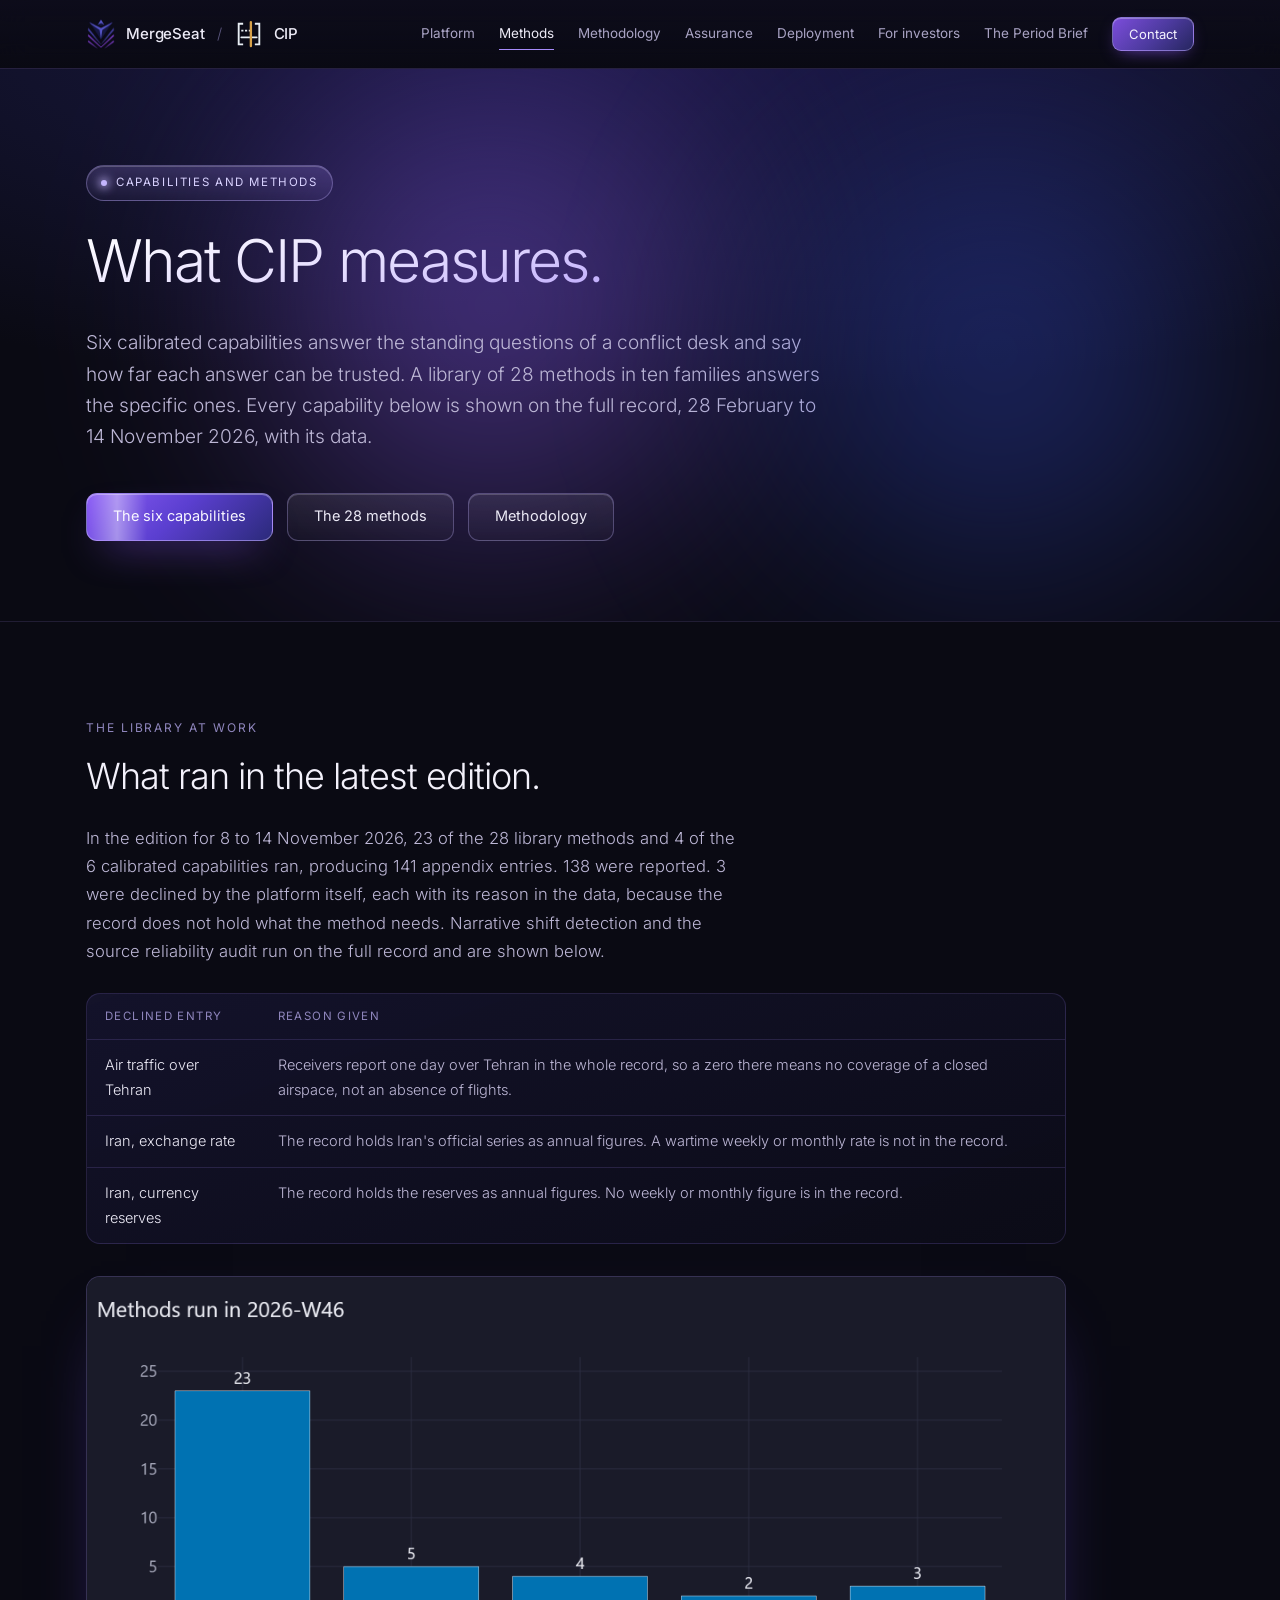
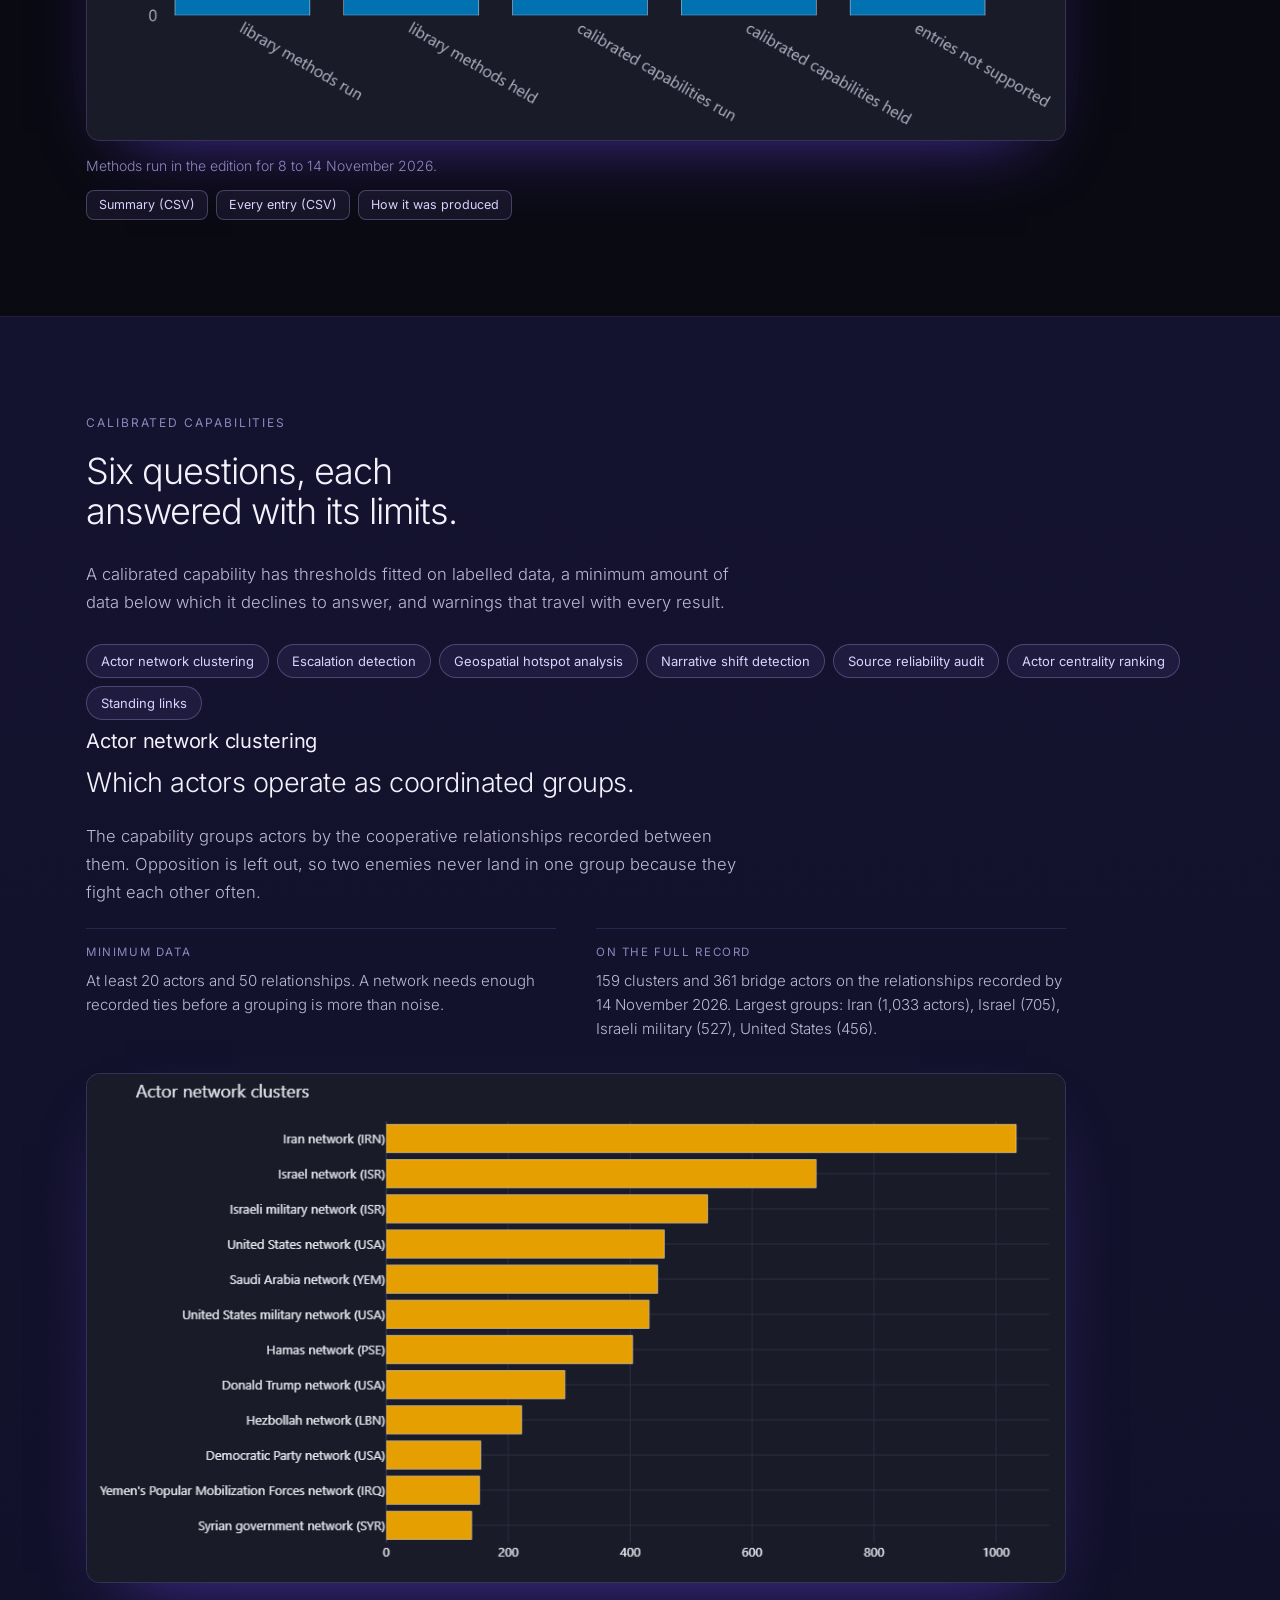
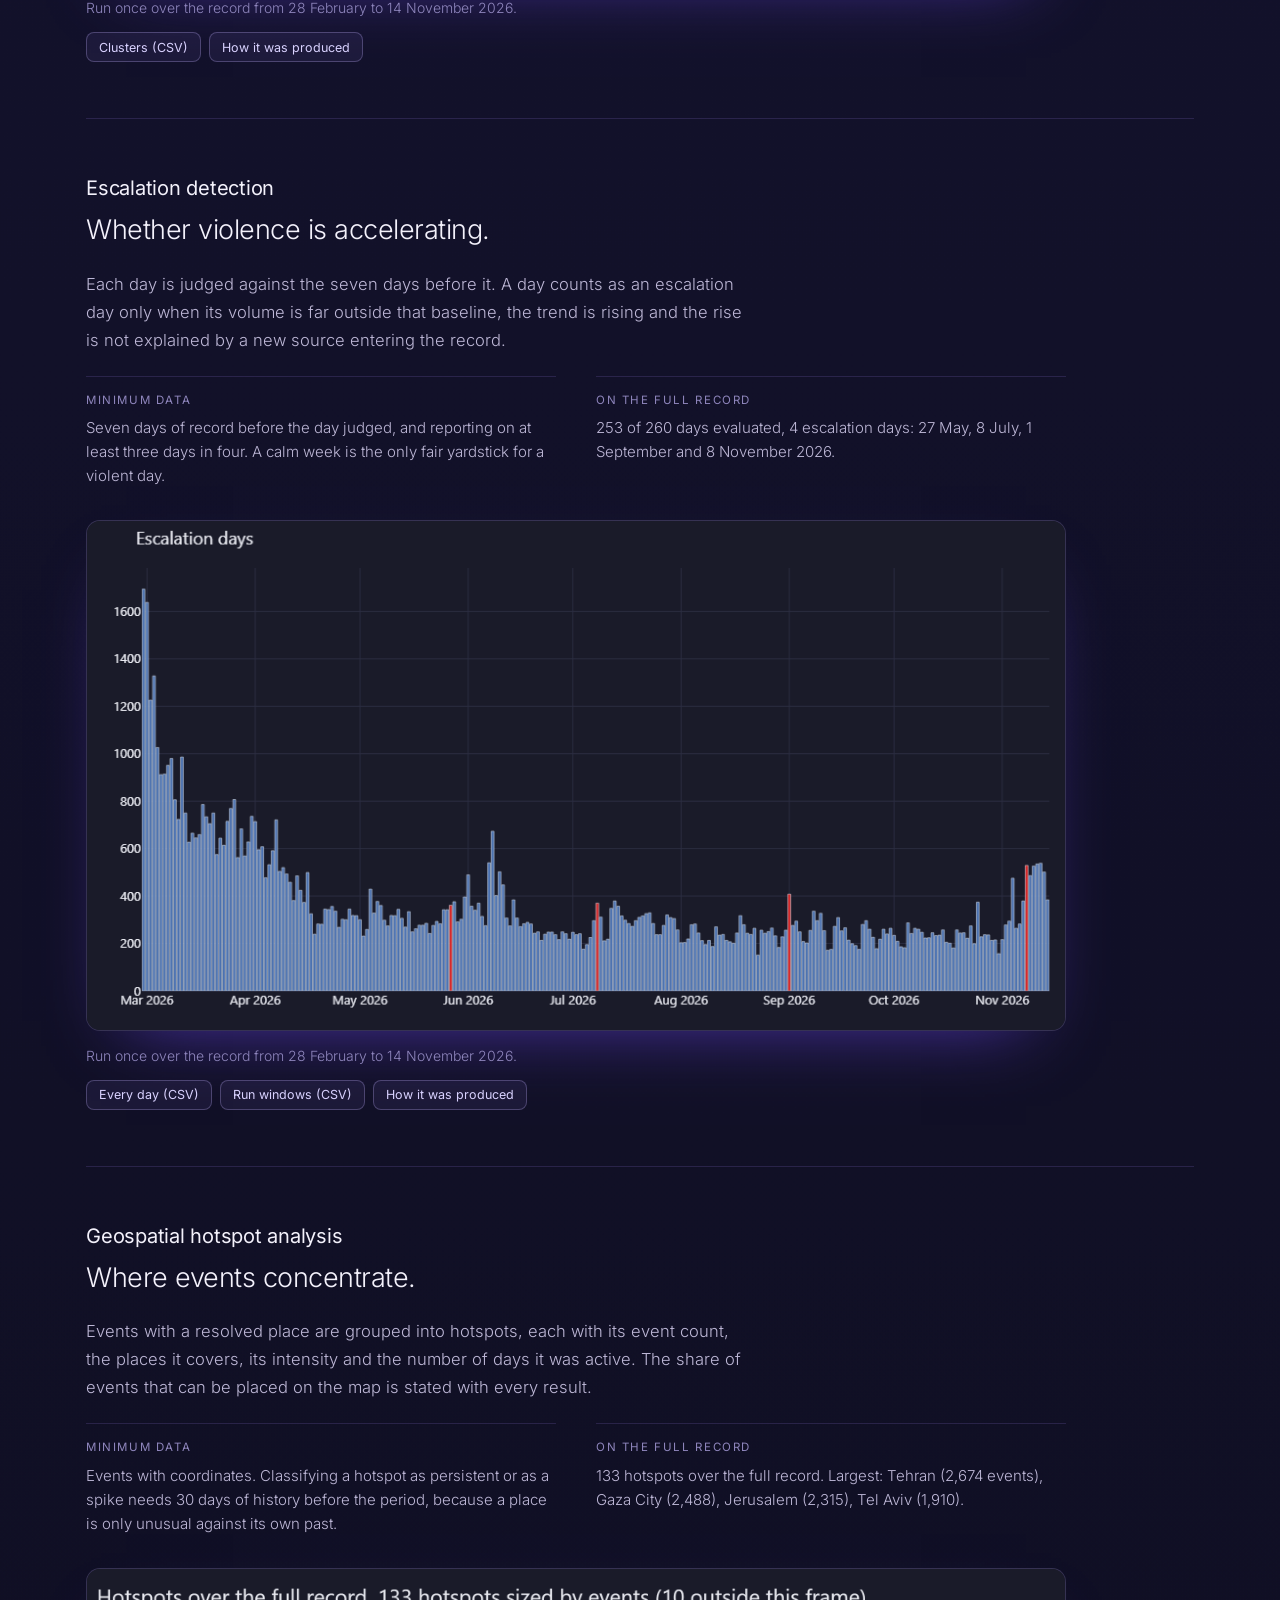
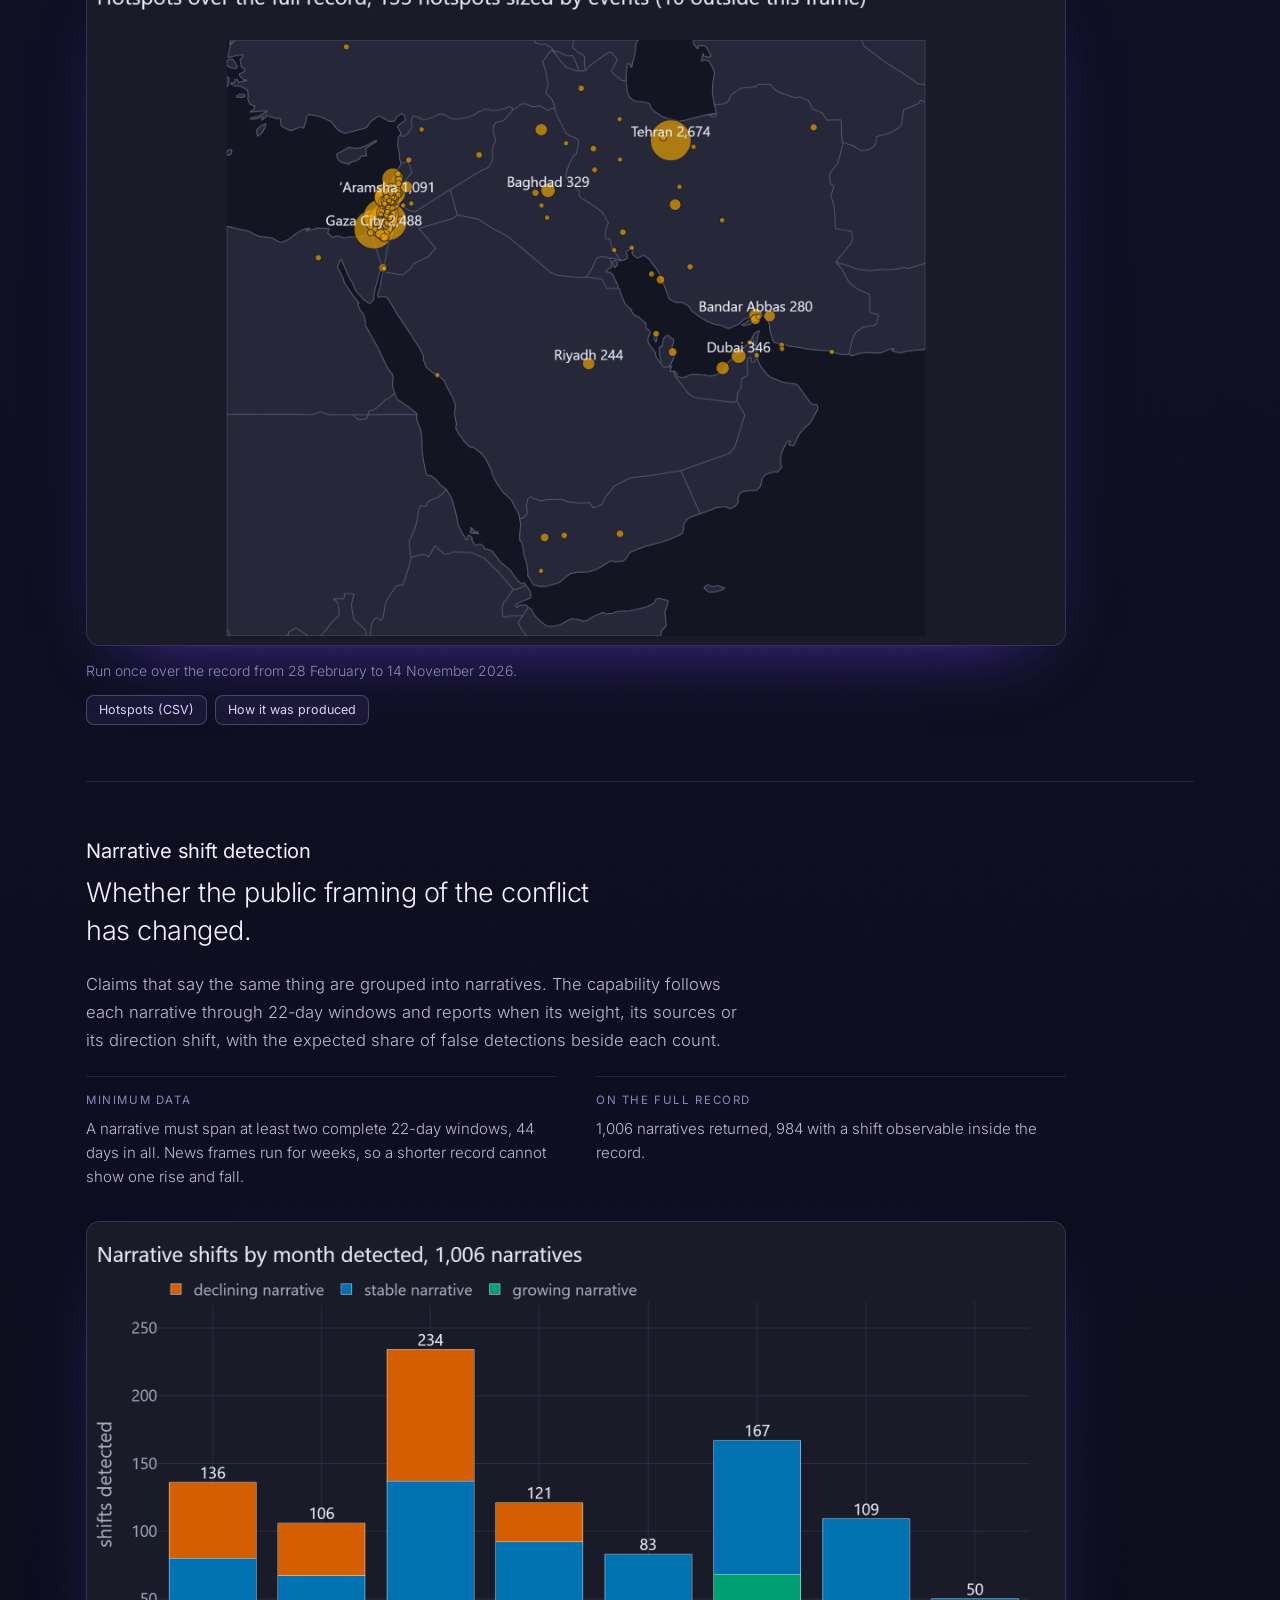
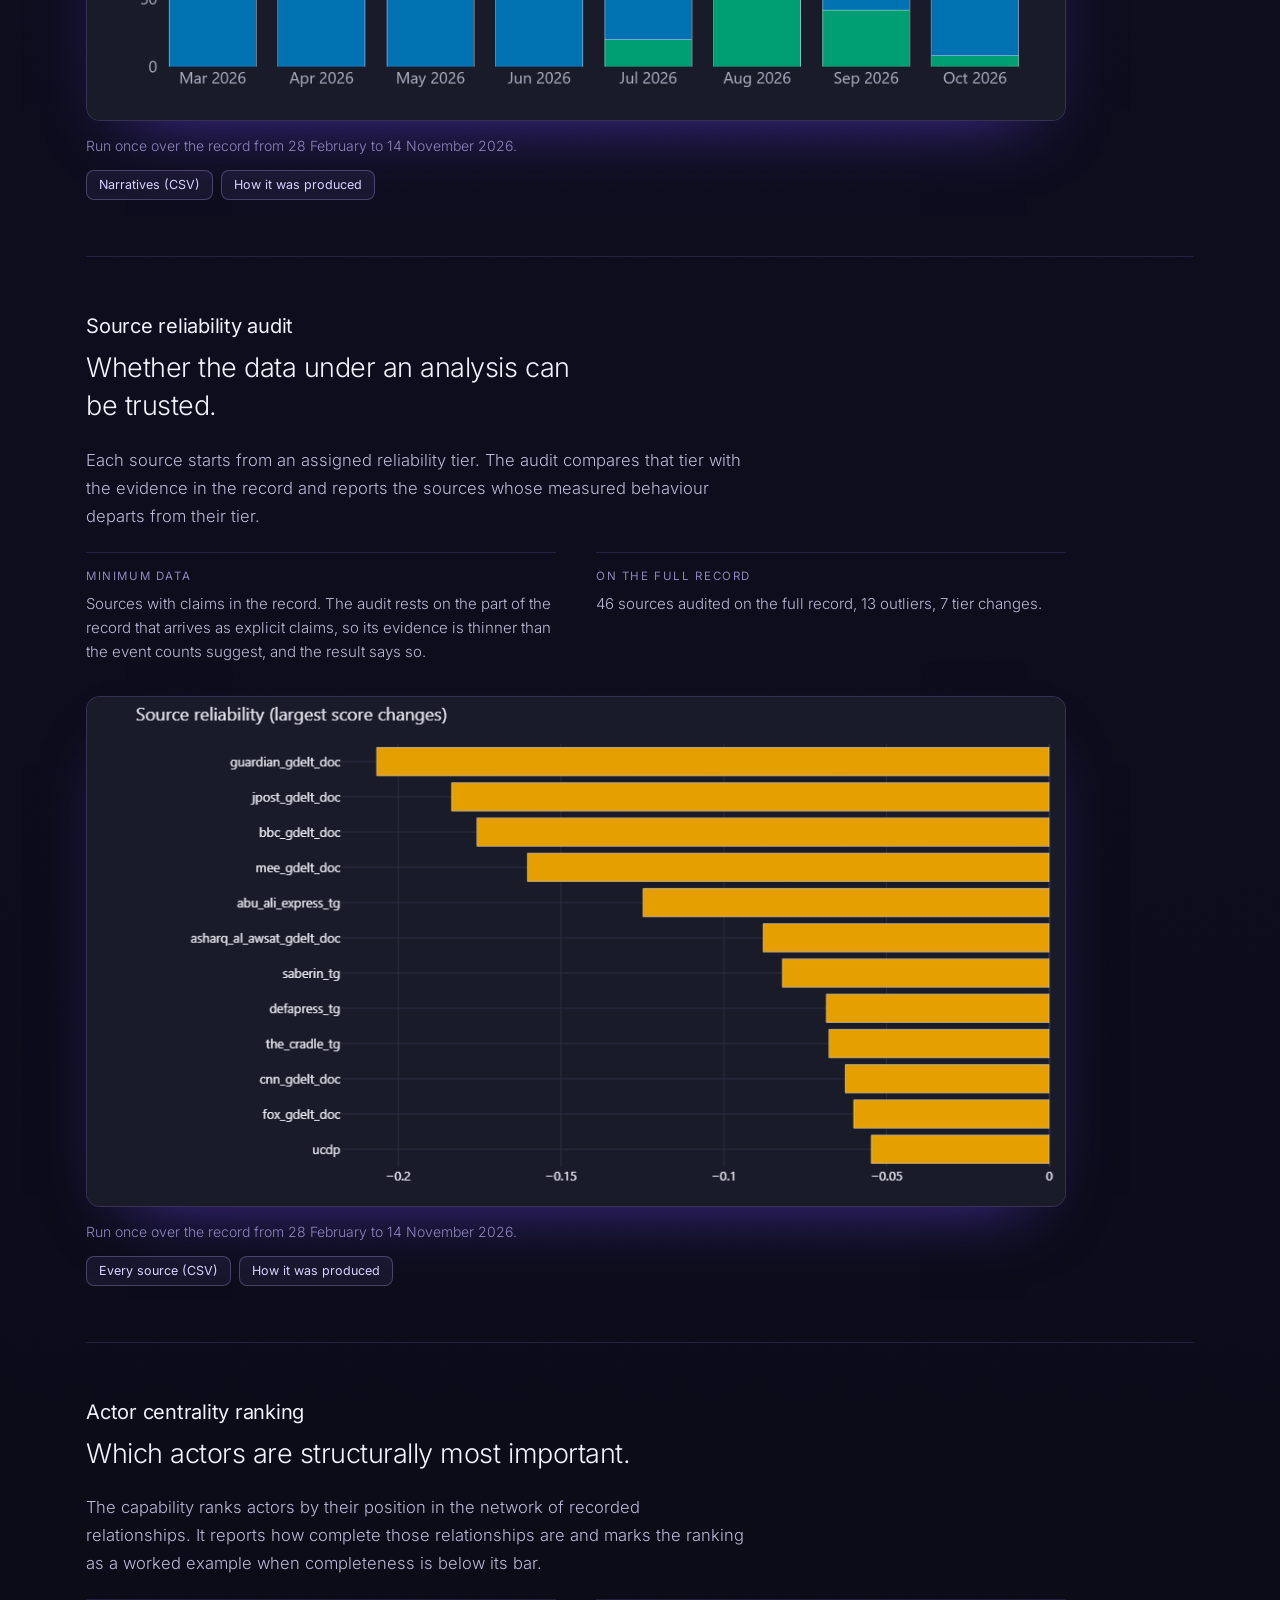
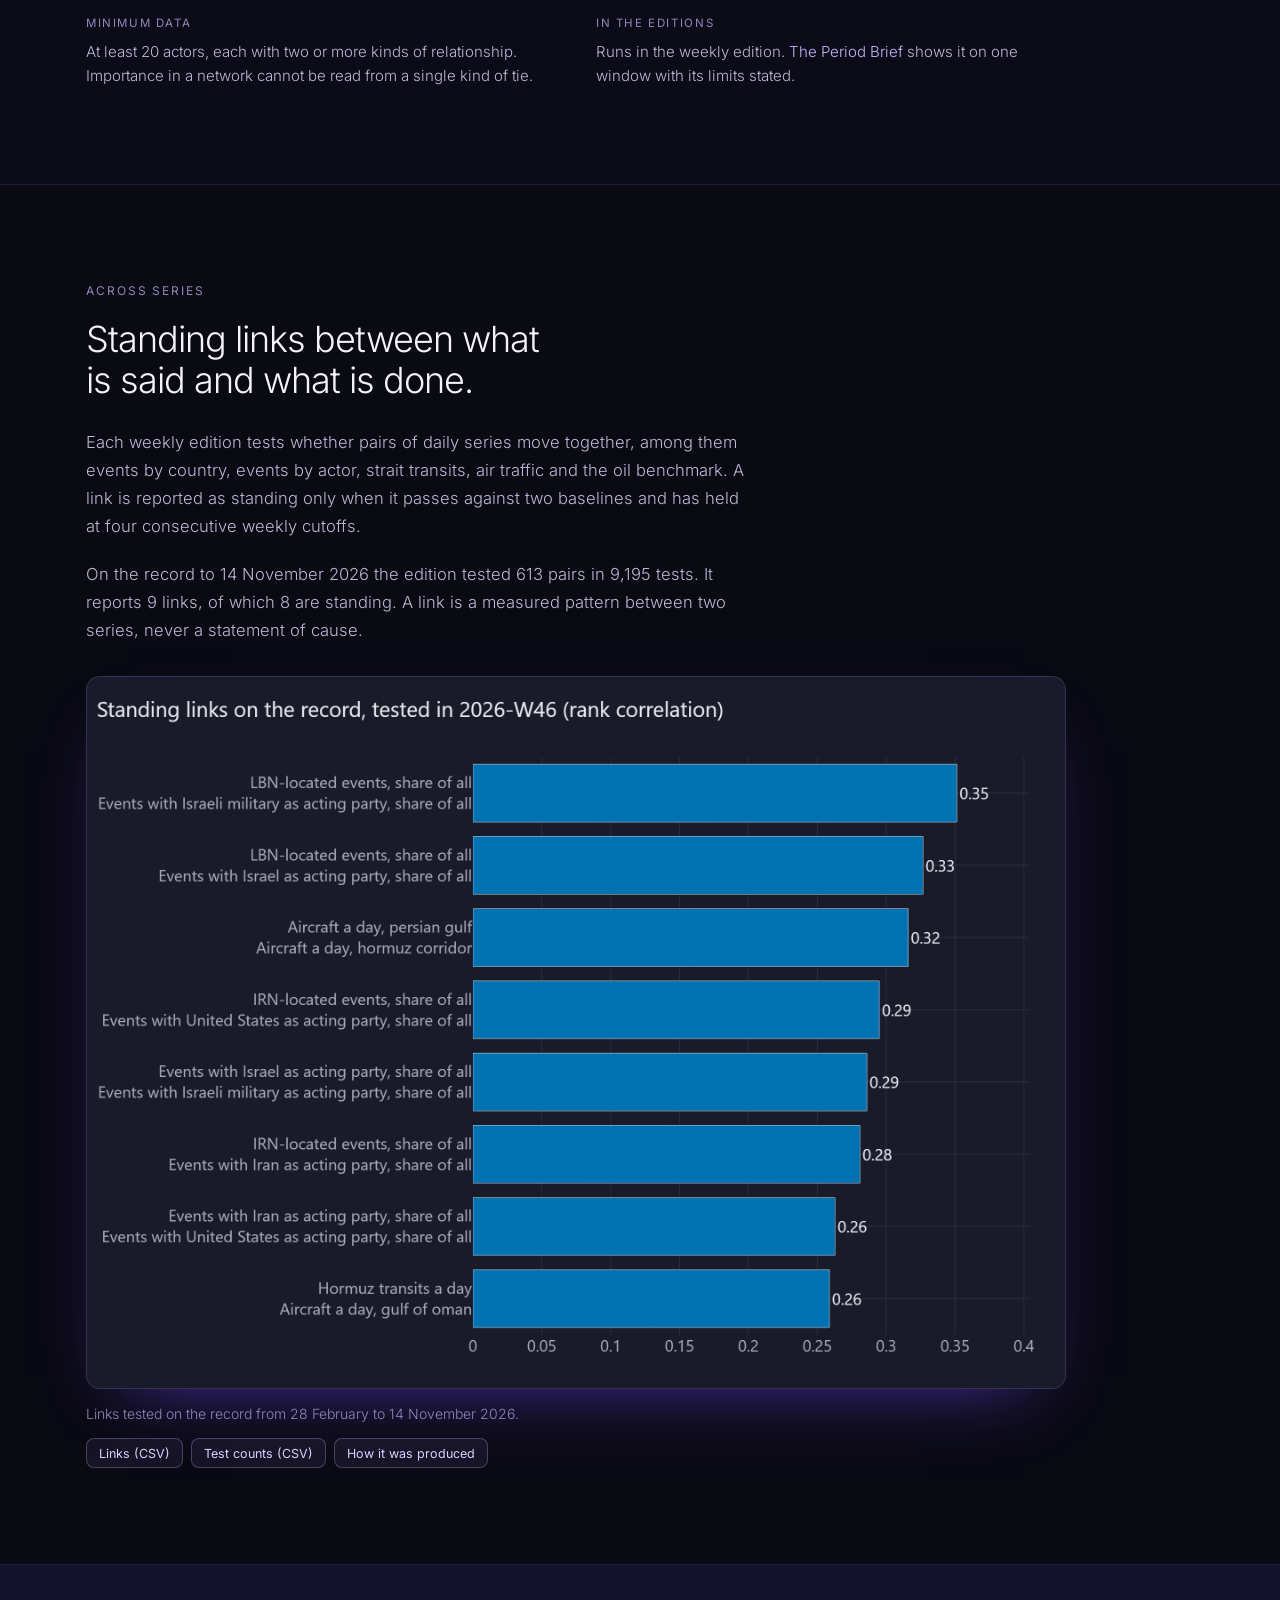
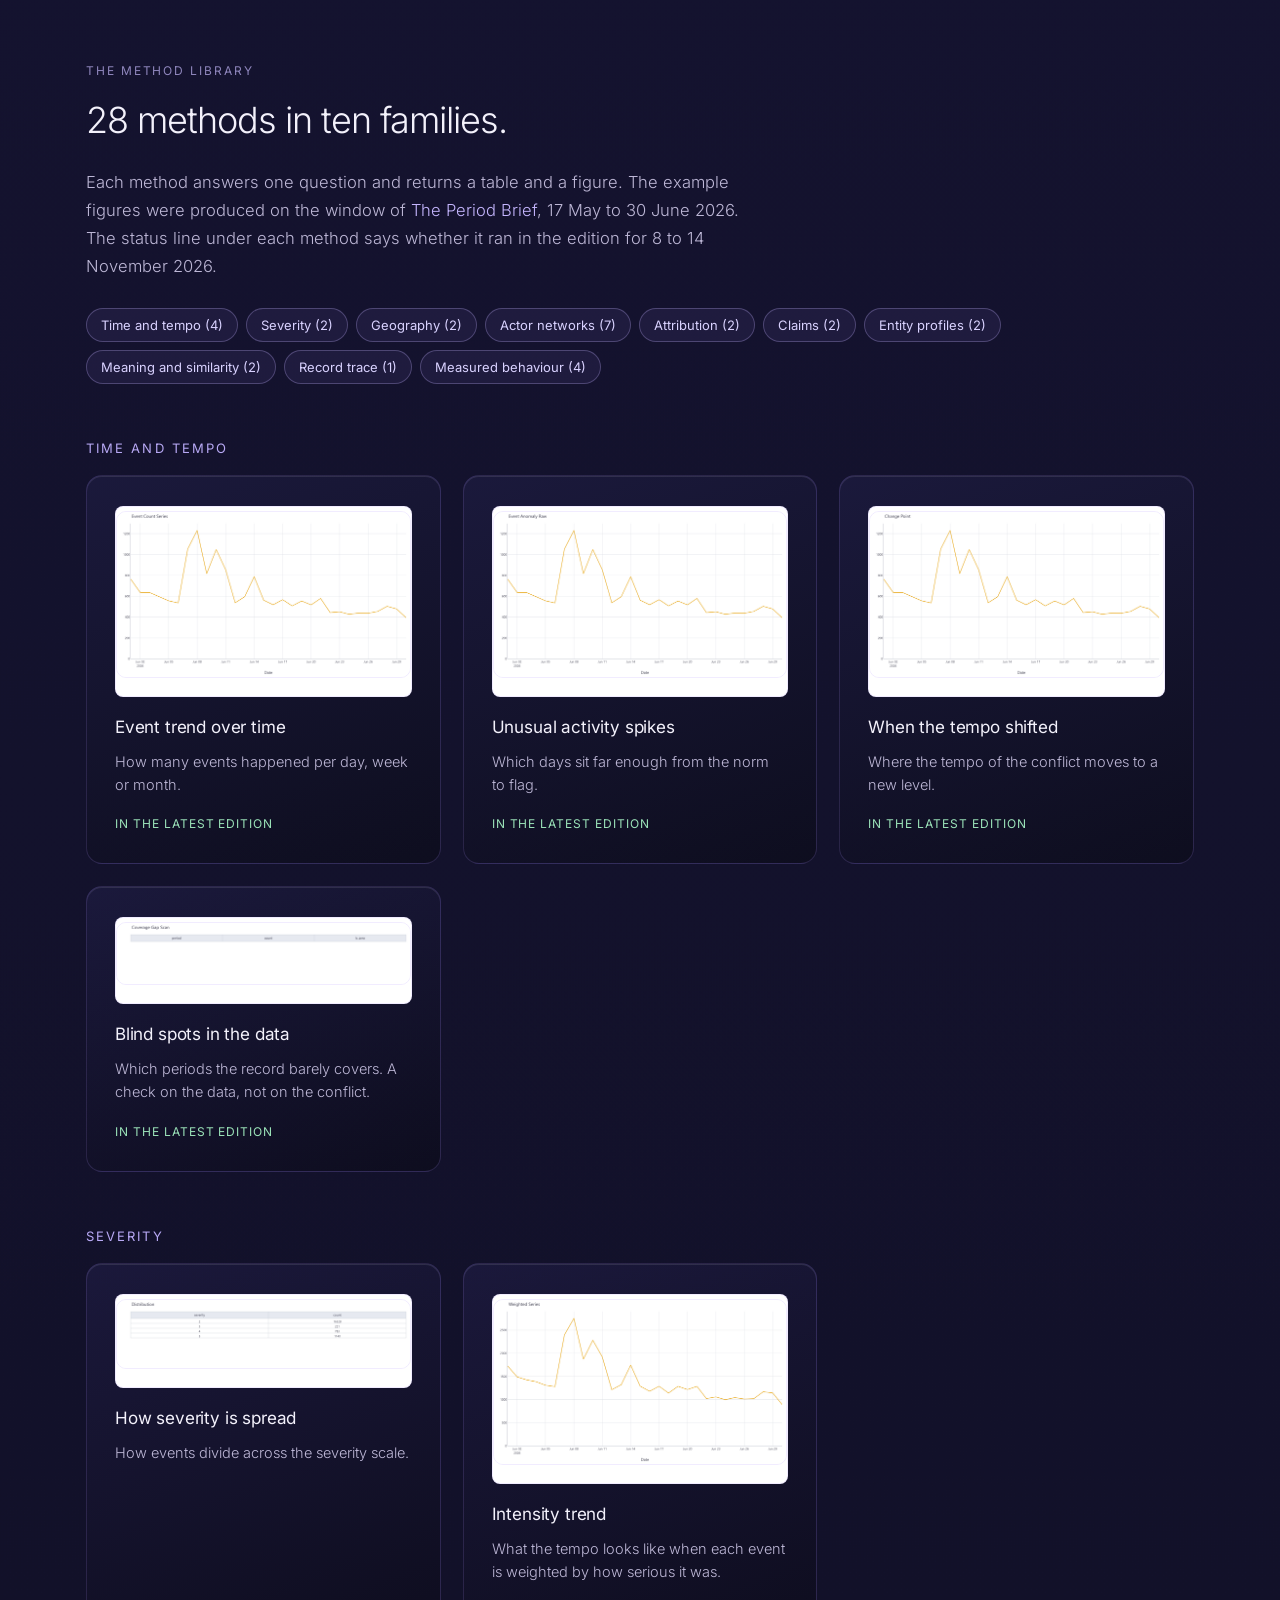
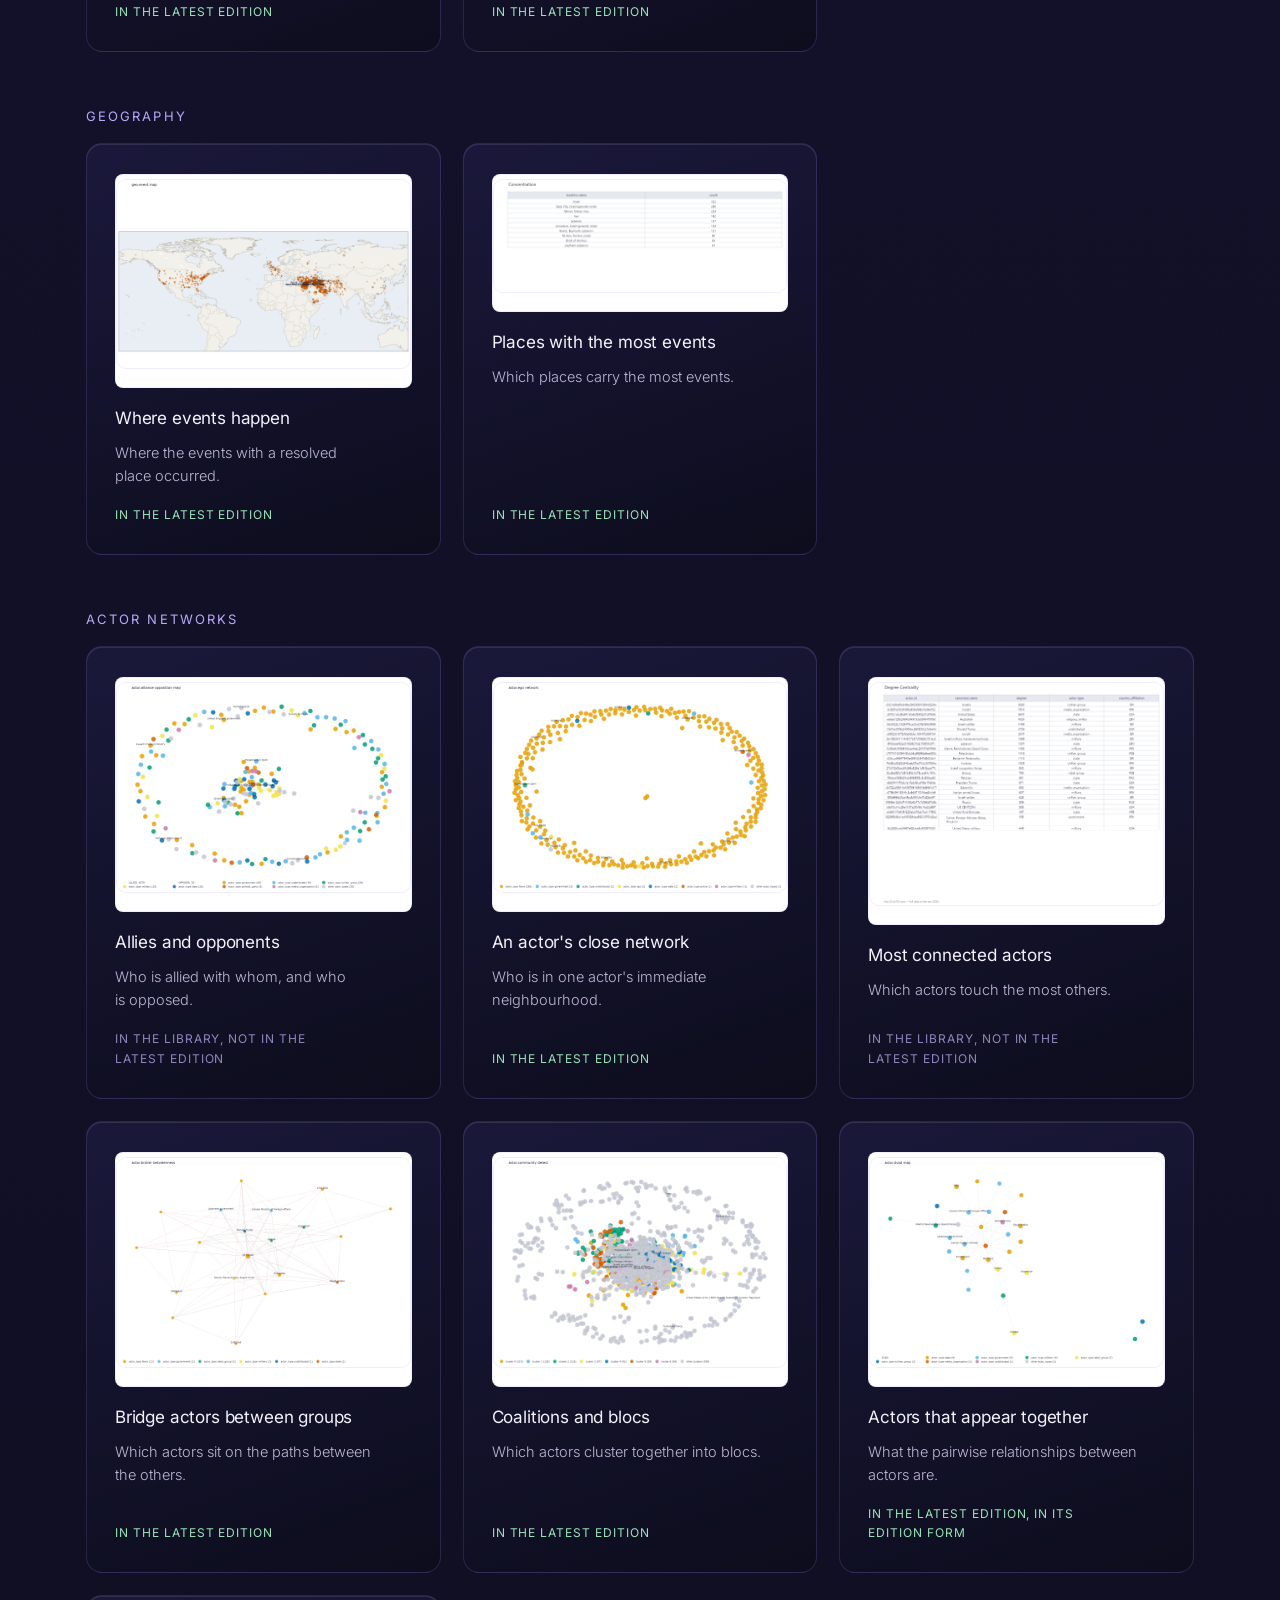
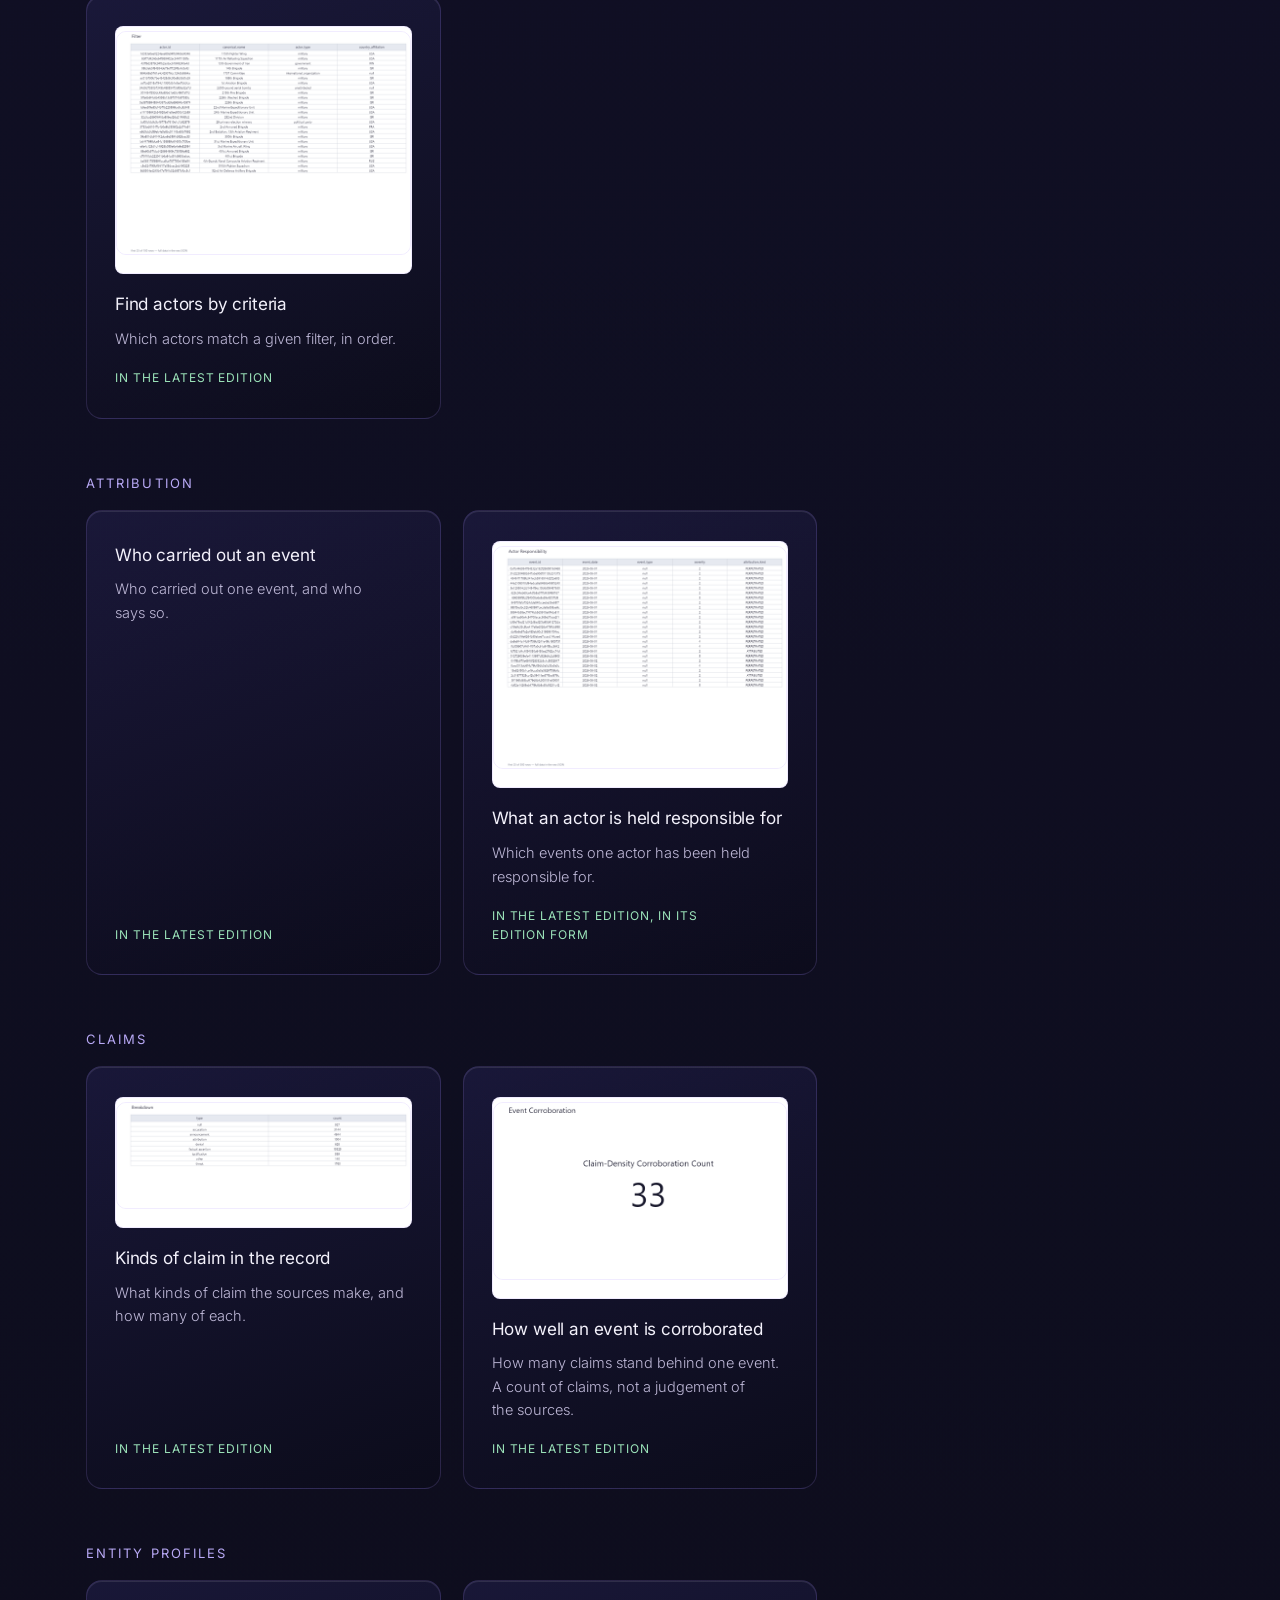
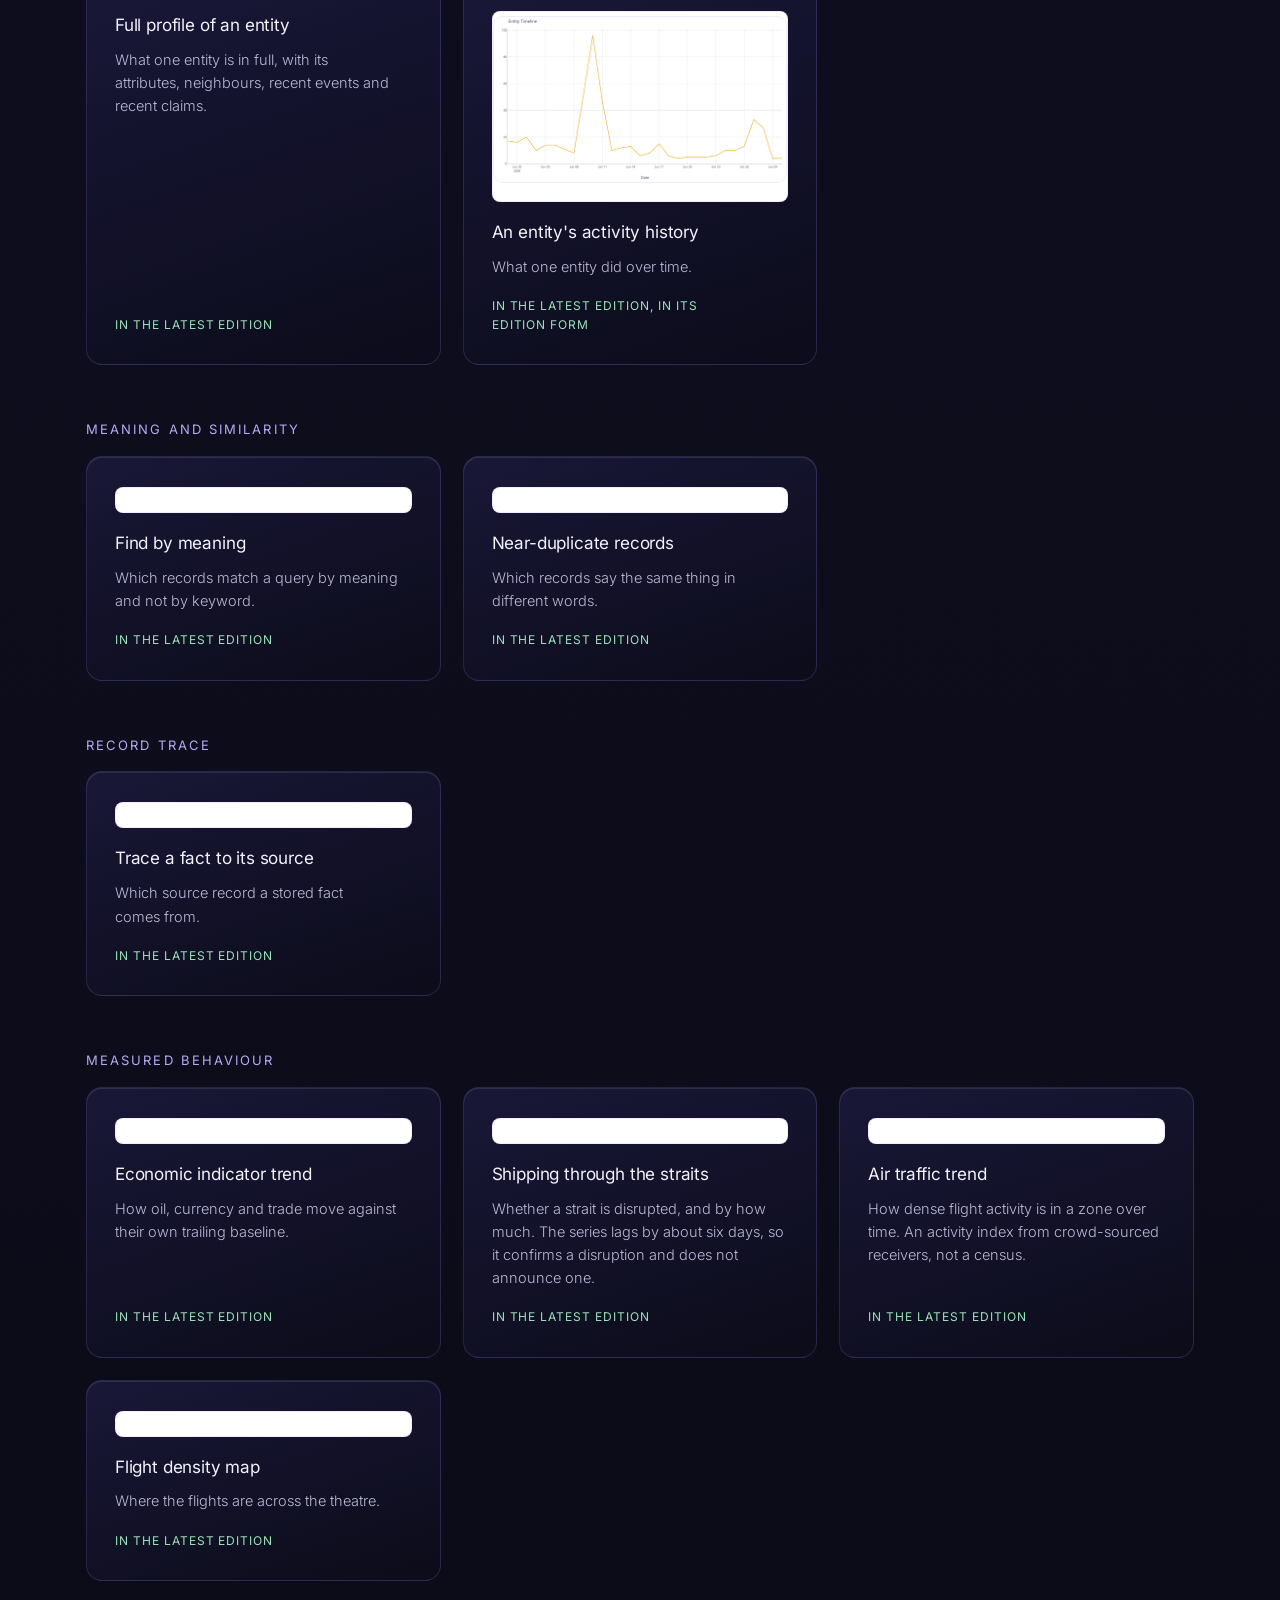
<file: methods.html>
<!doctype html>
<html lang="en">
<head>
<meta charset="utf-8">
<meta name="viewport" content="width=device-width, initial-scale=1">
<title>Capabilities and methods: CIP</title>
<meta name="description" content="The six calibrated capabilities and 28 methods of CIP, each shown with its output and data on the record from 28 February to 14 November 2026.">
<link rel="canonical" href="https://muhanad-husn.github.io/cip-evidence/methods.html">
<meta name="theme-color" content="#0a0a13">
<meta property="og:type" content="website">
<meta property="og:site_name" content="CIP by MergeSeat">
<meta property="og:title" content="Capabilities and methods: CIP">
<meta property="og:description" content="The six calibrated capabilities and 28 methods of CIP, each shown with its output and data on the record from 28 February to 14 November 2026.">
<meta property="og:url" content="https://muhanad-husn.github.io/cip-evidence/methods.html">
<meta property="og:image" content="https://muhanad-husn.github.io/cip-evidence/assets/og.png">
<meta property="og:image:width" content="1200">
<meta property="og:image:height" content="630">
<meta name="twitter:card" content="summary_large_image">
<link rel="icon" href="assets/cip-favicon.svg" type="image/svg+xml">
<link rel="stylesheet" href="assets/site.css">
</head>
<body>
<header class="site-head">
  <div class="wrap">
    <div class="lockup">
      <a href="https://mergeseat.com" title="MergeSeat"><img src="assets/mergeseat-mark-128.png" alt="" width="30" height="30">MergeSeat</a>
      <span class="sep">/</span>
      <a href="index.html" title="CIP, the Conflict Intelligence Platform"><img src="assets/cip-mark-dark.svg" alt="" width="30" height="30">CIP</a>
    </div>
    <nav class="nav" aria-label="Site">
      <a href="index.html">Platform</a>
      <a href="methods.html" aria-current="page">Methods</a>
      <a href="methodology.html">Methodology</a>
      <a href="assurance.html">Assurance</a>
      <a href="deployment.html">Deployment</a>
      <a href="company.html">For investors</a>
      <a href="period-brief.html">The Period Brief</a>
      <a class="btn-contact" href="mailto:founder@mergeseat.com?subject=CIP">Contact</a>
    </nav>
  </div>
</header>

<main>
  <section class="hero sub">
    <div class="wrap">
      <p class="pill">Capabilities and methods</p>
      <h1>What CIP measures.</h1>
      <p class="lede">Six calibrated capabilities answer the standing questions of a conflict desk and say how far each answer can be trusted. A library of 28 methods in ten families answers the specific ones. Every capability below is shown on the full record, 28 February to 14 November 2026, with its data.</p>
      <div class="actions">
        <a class="btn btn-primary" href="#capabilities">The six capabilities</a>
        <a class="btn btn-ghost" href="#library">The 28 methods</a>
        <a class="btn btn-ghost" href="methodology.html">Methodology</a>
      </div>
    </div>
  </section>
  <section id="coverage" class="section">
    <div class="wrap">
      <p class="eyebrow">The library at work</p>
      <h2>What ran in the latest edition.</h2>
      <p>In the edition for 8 to 14 November 2026, 23 of the 28 library methods and 4 of the 6 calibrated capabilities ran, producing 141 appendix entries. 138 were reported. 3 were declined by the platform itself, each with its reason in the data, because the record does not hold what the method needs. Narrative shift detection and the source reliability audit run on the full record and are shown below.</p>
      <div class="table-scroll"><table>
        <thead><tr><th>Declined entry</th><th>Reason given</th></tr></thead>
        <tbody>
          <tr><td>Air traffic over Tehran</td><td>Receivers report one day over Tehran in the whole record, so a zero there means no coverage of a closed airspace, not an absence of flights.</td></tr>
          <tr><td>Iran, exchange rate</td><td>The record holds Iran's official series as annual figures. A wartime weekly or monthly rate is not in the record.</td></tr>
          <tr><td>Iran, currency reserves</td><td>The record holds the reserves as annual figures. No weekly or monthly figure is in the record.</td></tr>
        </tbody>
      </table></div>
      <figure>
        <a href="figures/full-record/method_coverage/figure.png" title="Open the figure at full size"><img src="figures/full-record/method_coverage/figure.png" alt="Methods run in the 8 to 14 November 2026 edition." loading="lazy"></a>
        <figcaption>Methods run in the edition for 8 to 14 November 2026.</figcaption>
        <ul class="files"><li><a href="figures/full-record/method_coverage/summary.csv">Summary (CSV)</a></li><li><a href="figures/full-record/method_coverage/data.csv">Every entry (CSV)</a></li><li><a href="figures/full-record/method_coverage/provenance.json">How it was produced</a></li></ul>
      </figure>
    </div>
  </section>
  <section id="capabilities" class="section alt">
    <div class="wrap">
      <p class="eyebrow">Calibrated capabilities</p>
      <h2>Six questions, each answered with its limits.</h2>
      <p>A calibrated capability has thresholds fitted on labelled data, a minimum amount of data below which it declines to answer, and warnings that travel with every result.</p>
      <ul class="toc"><li><a href="#actors">Actor network clustering</a></li><li><a href="#escalation">Escalation detection</a></li><li><a href="#hotspots">Geospatial hotspot analysis</a></li><li><a href="#narratives">Narrative shift detection</a></li><li><a href="#sources">Source reliability audit</a></li><li><a href="#centrality">Actor centrality ranking</a></li><li><a href="#links">Standing links</a></li></ul>
      <article id="actors" class="cap first">
        <h3>Actor network clustering</h3>
        <p class="big">Which actors operate as coordinated groups.</p>
        <p>The capability groups actors by the cooperative relationships recorded between them. Opposition is left out, so two enemies never land in one group because they fight each other often.</p>
        <dl class="meta">
          <div><dt>Minimum data</dt><dd>At least 20 actors and 50 relationships. A network needs enough recorded ties before a grouping is more than noise.</dd></div>
          <div><dt>On the full record</dt><dd>159 clusters and 361 bridge actors on the relationships recorded by 14 November 2026. Largest groups: Iran (1,033 actors), Israel (705), Israeli military (527), United States (456).</dd></div>
        </dl>
      <figure>
        <a href="figures/full-record/actor_clusters/figure.png" title="Open the figure at full size"><img src="figures/full-record/actor_clusters/figure.png" alt="Actor network clusters over the full record." loading="lazy"></a>
        <figcaption>Run once over the record from 28 February to 14 November 2026.</figcaption>
        <ul class="files"><li><a href="figures/full-record/actor_clusters/data.csv">Clusters (CSV)</a></li><li><a href="figures/full-record/actor_clusters/provenance.json">How it was produced</a></li></ul>
      </figure>
      </article>
      <article id="escalation" class="cap">
        <h3>Escalation detection</h3>
        <p class="big">Whether violence is accelerating.</p>
        <p>Each day is judged against the seven days before it. A day counts as an escalation day only when its volume is far outside that baseline, the trend is rising and the rise is not explained by a new source entering the record.</p>
        <dl class="meta">
          <div><dt>Minimum data</dt><dd>Seven days of record before the day judged, and reporting on at least three days in four. A calm week is the only fair yardstick for a violent day.</dd></div>
          <div><dt>On the full record</dt><dd>253 of 260 days evaluated, 4 escalation days: 27 May, 8 July, 1 September and 8 November 2026.</dd></div>
        </dl>
      <figure>
        <a href="figures/full-record/escalation_days/figure.png" title="Open the figure at full size"><img src="figures/full-record/escalation_days/figure.png" alt="Events per day from 28 February to 14 November 2026, escalation days marked." loading="lazy"></a>
        <figcaption>Run once over the record from 28 February to 14 November 2026.</figcaption>
        <ul class="files"><li><a href="figures/full-record/escalation_days/data.csv">Every day (CSV)</a></li><li><a href="figures/full-record/escalation_days/calls.csv">Run windows (CSV)</a></li><li><a href="figures/full-record/escalation_days/provenance.json">How it was produced</a></li></ul>
      </figure>
      </article>
      <article id="hotspots" class="cap">
        <h3>Geospatial hotspot analysis</h3>
        <p class="big">Where events concentrate.</p>
        <p>Events with a resolved place are grouped into hotspots, each with its event count, the places it covers, its intensity and the number of days it was active. The share of events that can be placed on the map is stated with every result.</p>
        <dl class="meta">
          <div><dt>Minimum data</dt><dd>Events with coordinates. Classifying a hotspot as persistent or as a spike needs 30 days of history before the period, because a place is only unusual against its own past.</dd></div>
          <div><dt>On the full record</dt><dd>133 hotspots over the full record. Largest: Tehran (2,674 events), Gaza City (2,488), Jerusalem (2,315), Tel Aviv (1,910).</dd></div>
        </dl>
      <figure>
        <a href="figures/full-record/hotspots/figure.png" title="Open the figure at full size"><img src="figures/full-record/hotspots/figure.png" alt="Map of the hotspots over the full record." loading="lazy"></a>
        <figcaption>Run once over the record from 28 February to 14 November 2026.</figcaption>
        <ul class="files"><li><a href="figures/full-record/hotspots/data.csv">Hotspots (CSV)</a></li><li><a href="figures/full-record/hotspots/provenance.json">How it was produced</a></li></ul>
      </figure>
      </article>
      <article id="narratives" class="cap">
        <h3>Narrative shift detection</h3>
        <p class="big">Whether the public framing of the conflict has changed.</p>
        <p>Claims that say the same thing are grouped into narratives. The capability follows each narrative through 22-day windows and reports when its weight, its sources or its direction shift, with the expected share of false detections beside each count.</p>
        <dl class="meta">
          <div><dt>Minimum data</dt><dd>A narrative must span at least two complete 22-day windows, 44 days in all. News frames run for weeks, so a shorter record cannot show one rise and fall.</dd></div>
          <div><dt>On the full record</dt><dd>1,006 narratives returned, 984 with a shift observable inside the record.</dd></div>
        </dl>
      <figure>
        <a href="figures/full-record/narrative_shifts/figure.png" title="Open the figure at full size"><img src="figures/full-record/narrative_shifts/figure.png" alt="Narrative shifts over the full record." loading="lazy"></a>
        <figcaption>Run once over the record from 28 February to 14 November 2026.</figcaption>
        <ul class="files"><li><a href="figures/full-record/narrative_shifts/data.csv">Narratives (CSV)</a></li><li><a href="figures/full-record/narrative_shifts/provenance.json">How it was produced</a></li></ul>
      </figure>
      </article>
      <article id="sources" class="cap">
        <h3>Source reliability audit</h3>
        <p class="big">Whether the data under an analysis can be trusted.</p>
        <p>Each source starts from an assigned reliability tier. The audit compares that tier with the evidence in the record and reports the sources whose measured behaviour departs from their tier.</p>
        <dl class="meta">
          <div><dt>Minimum data</dt><dd>Sources with claims in the record. The audit rests on the part of the record that arrives as explicit claims, so its evidence is thinner than the event counts suggest, and the result says so.</dd></div>
          <div><dt>On the full record</dt><dd>46 sources audited on the full record, 13 outliers, 7 tier changes.</dd></div>
        </dl>
      <figure>
        <a href="figures/full-record/source_reliability/figure.png" title="Open the figure at full size"><img src="figures/full-record/source_reliability/figure.png" alt="Source reliability over the full record: the largest score changes." loading="lazy"></a>
        <figcaption>Run once over the record from 28 February to 14 November 2026.</figcaption>
        <ul class="files"><li><a href="figures/full-record/source_reliability/data.csv">Every source (CSV)</a></li><li><a href="figures/full-record/source_reliability/provenance.json">How it was produced</a></li></ul>
      </figure>
      </article>
      <article id="centrality" class="cap">
        <h3>Actor centrality ranking</h3>
        <p class="big">Which actors are structurally most important.</p>
        <p>The capability ranks actors by their position in the network of recorded relationships. It reports how complete those relationships are and marks the ranking as a worked example when completeness is below its bar.</p>
        <dl class="meta">
          <div><dt>Minimum data</dt><dd>At least 20 actors, each with two or more kinds of relationship. Importance in a network cannot be read from a single kind of tie.</dd></div>
          <div><dt>In the editions</dt><dd>Runs in the weekly edition. <a href="period-brief.html">The Period Brief</a> shows it on one window with its limits stated.</dd></div>
        </dl>
      </article>

    </div>
  </section>
  <section id="links" class="section">
    <div class="wrap">
      <p class="eyebrow">Across series</p>
      <h2>Standing links between what is said and what is done.</h2>
      <p>Each weekly edition tests whether pairs of daily series move together, among them events by country, events by actor, strait transits, air traffic and the oil benchmark. A link is reported as standing only when it passes against two baselines and has held at four consecutive weekly cutoffs.</p>
      <p>On the record to 14 November 2026 the edition tested 613 pairs in 9,195 tests. It reports 9 links, of which 8 are standing. A link is a measured pattern between two series, never a statement of cause.</p>
      <figure>
        <a href="figures/full-record/standing_links/figure.png" title="Open the figure at full size"><img src="figures/full-record/standing_links/figure.png" alt="The standing links on the record, by rank correlation." loading="lazy"></a>
        <figcaption>Links tested on the record from 28 February to 14 November 2026.</figcaption>
        <ul class="files"><li><a href="figures/full-record/standing_links/data.csv">Links (CSV)</a></li><li><a href="figures/full-record/standing_links/tests.csv">Test counts (CSV)</a></li><li><a href="figures/full-record/standing_links/provenance.json">How it was produced</a></li></ul>
      </figure>
    </div>
  </section>
  <section id="library" class="section alt">
    <div class="wrap">
      <p class="eyebrow">The method library</p>
      <h2>28 methods in ten families.</h2>
      <p>Each method answers one question and returns a table and a figure. The example figures were produced on the window of <a href="period-brief.html">The Period Brief</a>, 17 May to 30 June 2026. The status line under each method says whether it ran in the edition for 8 to 14 November 2026.</p>
      <ul class="toc"><li><a href="#family-time-and-tempo">Time and tempo (4)</a></li><li><a href="#family-severity">Severity (2)</a></li><li><a href="#family-geography">Geography (2)</a></li><li><a href="#family-actor-networks">Actor networks (7)</a></li><li><a href="#family-attribution">Attribution (2)</a></li><li><a href="#family-claims">Claims (2)</a></li><li><a href="#family-entity-profiles">Entity profiles (2)</a></li><li><a href="#family-meaning-and-similarity">Meaning and similarity (2)</a></li><li><a href="#family-record-trace">Record trace (1)</a></li><li><a href="#family-measured-behaviour">Measured behaviour (4)</a></li></ul>
      <div class="family" id="family-time-and-tempo">
        <h3>Time and tempo</h3>
        <div class="grid">
          <article class="card method" id="temporal-event_count_series">
            <a href="figures/methods/temporal__event_count_series.png" title="Open the example at full size"><img src="figures/methods/temporal__event_count_series.png" alt="Example output of event trend over time." loading="lazy"></a>
            <h4>Event trend over time</h4>
            <p>How many events happened per day, week or month.</p>
            <p class="status ran">In the latest edition</p>
          </article>
          <article class="card method" id="temporal-event_anomaly_raw">
            <a href="figures/methods/temporal__event_anomaly_raw.png" title="Open the example at full size"><img src="figures/methods/temporal__event_anomaly_raw.png" alt="Example output of unusual activity spikes." loading="lazy"></a>
            <h4>Unusual activity spikes</h4>
            <p>Which days sit far enough from the norm to flag.</p>
            <p class="status ran">In the latest edition</p>
          </article>
          <article class="card method" id="temporal-change_point">
            <a href="figures/methods/temporal__change_point.png" title="Open the example at full size"><img src="figures/methods/temporal__change_point.png" alt="Example output of when the tempo shifted." loading="lazy"></a>
            <h4>When the tempo shifted</h4>
            <p>Where the tempo of the conflict moves to a new level.</p>
            <p class="status ran">In the latest edition</p>
          </article>
          <article class="card method" id="temporal-coverage_gap_scan">
            <a href="figures/methods/temporal__coverage_gap_scan.png" title="Open the example at full size"><img src="figures/methods/temporal__coverage_gap_scan.png" alt="Example output of blind spots in the data." loading="lazy"></a>
            <h4>Blind spots in the data</h4>
            <p>Which periods the record barely covers. A check on the data, not on the conflict.</p>
            <p class="status ran">In the latest edition</p>
          </article>
        </div>
      </div>
      <div class="family" id="family-severity">
        <h3>Severity</h3>
        <div class="grid">
          <article class="card method" id="severity-distribution">
            <a href="figures/methods/severity__distribution.png" title="Open the example at full size"><img src="figures/methods/severity__distribution.png" alt="Example output of how severity is spread." loading="lazy"></a>
            <h4>How severity is spread</h4>
            <p>How events divide across the severity scale.</p>
            <p class="status ran">In the latest edition</p>
          </article>
          <article class="card method" id="severity-weighted_series">
            <a href="figures/methods/severity__weighted_series.png" title="Open the example at full size"><img src="figures/methods/severity__weighted_series.png" alt="Example output of intensity trend." loading="lazy"></a>
            <h4>Intensity trend</h4>
            <p>What the tempo looks like when each event is weighted by how serious it was.</p>
            <p class="status ran">In the latest edition</p>
          </article>
        </div>
      </div>
      <div class="family" id="family-geography">
        <h3>Geography</h3>
        <div class="grid">
          <article class="card method" id="geo-event_map">
            <a href="figures/methods/geo__event_map.png" title="Open the example at full size"><img src="figures/methods/geo__event_map.png" alt="Example output of where events happen." loading="lazy"></a>
            <h4>Where events happen</h4>
            <p>Where the events with a resolved place occurred.</p>
            <p class="status ran">In the latest edition</p>
          </article>
          <article class="card method" id="geo-concentration">
            <a href="figures/methods/geo__concentration.png" title="Open the example at full size"><img src="figures/methods/geo__concentration.png" alt="Example output of places with the most events." loading="lazy"></a>
            <h4>Places with the most events</h4>
            <p>Which places carry the most events.</p>
            <p class="status ran">In the latest edition</p>
          </article>
        </div>
      </div>
      <div class="family" id="family-actor-networks">
        <h3>Actor networks</h3>
        <div class="grid">
          <article class="card method" id="actor-alliance_opposition_map">
            <a href="figures/methods/actor__alliance_opposition_map.png" title="Open the example at full size"><img src="figures/methods/actor__alliance_opposition_map.png" alt="Example output of allies and opponents." loading="lazy"></a>
            <h4>Allies and opponents</h4>
            <p>Who is allied with whom, and who is opposed.</p>
            <p class="status">In the library, not in the latest edition</p>
          </article>
          <article class="card method" id="actor-ego_network">
            <a href="figures/methods/actor__ego_network.png" title="Open the example at full size"><img src="figures/methods/actor__ego_network.png" alt="Example output of an actor's close network." loading="lazy"></a>
            <h4>An actor's close network</h4>
            <p>Who is in one actor's immediate neighbourhood.</p>
            <p class="status ran">In the latest edition</p>
          </article>
          <article class="card method" id="actor-degree_centrality">
            <a href="figures/methods/actor__degree_centrality.png" title="Open the example at full size"><img src="figures/methods/actor__degree_centrality.png" alt="Example output of most connected actors." loading="lazy"></a>
            <h4>Most connected actors</h4>
            <p>Which actors touch the most others.</p>
            <p class="status">In the library, not in the latest edition</p>
          </article>
          <article class="card method" id="actor-broker_betweenness">
            <a href="figures/methods/actor__broker_betweenness.png" title="Open the example at full size"><img src="figures/methods/actor__broker_betweenness.png" alt="Example output of bridge actors between groups." loading="lazy"></a>
            <h4>Bridge actors between groups</h4>
            <p>Which actors sit on the paths between the others.</p>
            <p class="status ran">In the latest edition</p>
          </article>
          <article class="card method" id="actor-community_detect">
            <a href="figures/methods/actor__community_detect.png" title="Open the example at full size"><img src="figures/methods/actor__community_detect.png" alt="Example output of coalitions and blocs." loading="lazy"></a>
            <h4>Coalitions and blocs</h4>
            <p>Which actors cluster together into blocs.</p>
            <p class="status ran">In the latest edition</p>
          </article>
          <article class="card method" id="actor-dyad_map">
            <a href="figures/methods/actor__dyad_map.png" title="Open the example at full size"><img src="figures/methods/actor__dyad_map.png" alt="Example output of actors that appear together." loading="lazy"></a>
            <h4>Actors that appear together</h4>
            <p>What the pairwise relationships between actors are.</p>
            <p class="status ran">In the latest edition, in its edition form</p>
          </article>
          <article class="card method" id="actor-filter">
            <a href="figures/methods/actor__filter.png" title="Open the example at full size"><img src="figures/methods/actor__filter.png" alt="Example output of find actors by criteria." loading="lazy"></a>
            <h4>Find actors by criteria</h4>
            <p>Which actors match a given filter, in order.</p>
            <p class="status ran">In the latest edition</p>
          </article>
        </div>
      </div>
      <div class="family" id="family-attribution">
        <h3>Attribution</h3>
        <div class="grid">
          <article class="card method" id="attribution-event_trace">
            
            <h4>Who carried out an event</h4>
            <p>Who carried out one event, and who says so.</p>
            <p class="status ran">In the latest edition</p>
          </article>
          <article class="card method" id="attribution-actor_responsibility">
            <a href="figures/methods/attribution__actor_responsibility.png" title="Open the example at full size"><img src="figures/methods/attribution__actor_responsibility.png" alt="Example output of what an actor is held responsible for." loading="lazy"></a>
            <h4>What an actor is held responsible for</h4>
            <p>Which events one actor has been held responsible for.</p>
            <p class="status ran">In the latest edition, in its edition form</p>
          </article>
        </div>
      </div>
      <div class="family" id="family-claims">
        <h3>Claims</h3>
        <div class="grid">
          <article class="card method" id="claim-breakdown">
            <a href="figures/methods/claim__breakdown.png" title="Open the example at full size"><img src="figures/methods/claim__breakdown.png" alt="Example output of kinds of claim in the record." loading="lazy"></a>
            <h4>Kinds of claim in the record</h4>
            <p>What kinds of claim the sources make, and how many of each.</p>
            <p class="status ran">In the latest edition</p>
          </article>
          <article class="card method" id="claim-event_corroboration">
            <a href="figures/methods/claim__event_corroboration.png" title="Open the example at full size"><img src="figures/methods/claim__event_corroboration.png" alt="Example output of how well an event is corroborated." loading="lazy"></a>
            <h4>How well an event is corroborated</h4>
            <p>How many claims stand behind one event. A count of claims, not a judgement of the sources.</p>
            <p class="status ran">In the latest edition</p>
          </article>
        </div>
      </div>
      <div class="family" id="family-entity-profiles">
        <h3>Entity profiles</h3>
        <div class="grid">
          <article class="card method" id="profile-entity">
            
            <h4>Full profile of an entity</h4>
            <p>What one entity is in full, with its attributes, neighbours, recent events and recent claims.</p>
            <p class="status ran">In the latest edition</p>
          </article>
          <article class="card method" id="profile-entity_timeline">
            <a href="figures/methods/profile__entity_timeline.png" title="Open the example at full size"><img src="figures/methods/profile__entity_timeline.png" alt="Example output of an entity's activity history." loading="lazy"></a>
            <h4>An entity's activity history</h4>
            <p>What one entity did over time.</p>
            <p class="status ran">In the latest edition, in its edition form</p>
          </article>
        </div>
      </div>
      <div class="family" id="family-meaning-and-similarity">
        <h3>Meaning and similarity</h3>
        <div class="grid">
          <article class="card method" id="semantic-search">
            <a href="figures/methods/semantic__search.png" title="Open the example at full size"><img src="figures/methods/semantic__search.png" alt="Example output of find by meaning." loading="lazy"></a>
            <h4>Find by meaning</h4>
            <p>Which records match a query by meaning and not by keyword.</p>
            <p class="status ran">In the latest edition</p>
          </article>
          <article class="card method" id="semantic-near_duplicate">
            <a href="figures/methods/semantic__near_duplicate.png" title="Open the example at full size"><img src="figures/methods/semantic__near_duplicate.png" alt="Example output of near-duplicate records." loading="lazy"></a>
            <h4>Near-duplicate records</h4>
            <p>Which records say the same thing in different words.</p>
            <p class="status ran">In the latest edition</p>
          </article>
        </div>
      </div>
      <div class="family" id="family-record-trace">
        <h3>Record trace</h3>
        <div class="grid">
          <article class="card method" id="provenance-record_trace">
            <a href="figures/methods/provenance__record_trace.png" title="Open the example at full size"><img src="figures/methods/provenance__record_trace.png" alt="Example output of trace a fact to its source." loading="lazy"></a>
            <h4>Trace a fact to its source</h4>
            <p>Which source record a stored fact comes from.</p>
            <p class="status ran">In the latest edition</p>
          </article>
        </div>
      </div>
      <div class="family" id="family-measured-behaviour">
        <h3>Measured behaviour</h3>
        <div class="grid">
          <article class="card method" id="econ-indicator_series">
            <a href="figures/methods/econ__indicator_series.png" title="Open the example at full size"><img src="figures/methods/econ__indicator_series.png" alt="Example output of economic indicator trend." loading="lazy"></a>
            <h4>Economic indicator trend</h4>
            <p>How oil, currency and trade move against their own trailing baseline.</p>
            <p class="status ran">In the latest edition</p>
          </article>
          <article class="card method" id="maritime-chokepoint_transit_series">
            <a href="figures/methods/maritime__chokepoint_transit_series.png" title="Open the example at full size"><img src="figures/methods/maritime__chokepoint_transit_series.png" alt="Example output of shipping through the straits." loading="lazy"></a>
            <h4>Shipping through the straits</h4>
            <p>Whether a strait is disrupted, and by how much. The series lags by about six days, so it confirms a disruption and does not announce one.</p>
            <p class="status ran">In the latest edition</p>
          </article>
          <article class="card method" id="airspace-zone_density_series">
            <a href="figures/methods/airspace__zone_density_series.png" title="Open the example at full size"><img src="figures/methods/airspace__zone_density_series.png" alt="Example output of air traffic trend." loading="lazy"></a>
            <h4>Air traffic trend</h4>
            <p>How dense flight activity is in a zone over time. An activity index from crowd-sourced receivers, not a census.</p>
            <p class="status ran">In the latest edition</p>
          </article>
          <article class="card method" id="airspace-density_map">
            <a href="figures/methods/airspace__density_map.png" title="Open the example at full size"><img src="figures/methods/airspace__density_map.png" alt="Example output of flight density map." loading="lazy"></a>
            <h4>Flight density map</h4>
            <p>Where the flights are across the theatre.</p>
            <p class="status ran">In the latest edition</p>
          </article>
        </div>
      </div>

    </div>
  </section>

</main>

<footer class="site-foot">
  <div class="wrap">
    <p class="cta">See CIP run on a live question.</p>
    <a class="mail" href="mailto:founder@mergeseat.com?subject=CIP%20demonstration">founder@mergeseat.com</a>
    <div class="foot-row">
      <a class="by" href="https://mergeseat.com"><img src="assets/mergeseat-mark-128.png" alt="" width="22" height="22">CIP is built by MergeSeat · AI systems engineering · Netherlands · KvK 42166850</a>
      <nav aria-label="Footer">
        <a href="methods.html">Methods</a>
        <a href="methodology.html">Methodology</a>
        <a href="assurance.html">Assurance</a>
        <a href="figures/full-record/figures.json">Figure manifest</a>
        <a href="https://conflictgauge.com">Conflict Gauge</a>
        <a href="https://mergeseat.com">mergeseat.com</a>
      </nav>
    </div>
  </div>
</footer>
</body>
</html>
</file>
<file: assets/site.css>
/* CIP evidence site: one stylesheet, no script. The MergeSeat ground, type and components (mergeseat.com). */
@font-face { font-family: "Inter"; font-style: normal; font-weight: 300; font-display: swap; src: url(../fonts/inter-latin-300.woff2) format("woff2"); }
@font-face { font-family: "Inter"; font-style: normal; font-weight: 400; font-display: swap; src: url(../fonts/inter-latin-400.woff2) format("woff2"); }
@font-face { font-family: "Inter"; font-style: normal; font-weight: 500; font-display: swap; src: url(../fonts/inter-latin-500.woff2) format("woff2"); }

:root {
  --ground: #0a0a13;
  --ink: #eceaf6;
  --ink-bright: #f3f1fb;
  --ink-dim: #bdb7d6;
  --ink-faint: #8f86bd;
  --accent: #8b5cf6;
  --accent-soft: #a78bfa;
  --link: #c4b5fd;
  --link-hover: #ede9fe;
  --rule: rgba(167, 139, 250, 0.16);
  --rule-strong: rgba(196, 181, 253, 0.42);
  --band: linear-gradient(180deg, rgba(24, 22, 58, 0.72), rgba(12, 12, 26, 0.72));
  --card: linear-gradient(160deg, rgba(30, 28, 66, 0.72), rgba(12, 12, 26, 0.72));
  --card-hover: linear-gradient(160deg, rgba(46, 40, 104, 0.8), rgba(14, 14, 32, 0.8));
}

*, *::before, *::after { box-sizing: border-box; }
html { scroll-behavior: smooth; scroll-padding-top: 88px; }
html, body { margin: 0; padding: 0; background: var(--ground); }
body { font: 300 16.5px/1.7 "Inter", system-ui, "Segoe UI", Roboto, Arial, sans-serif; color: var(--ink); -webkit-font-smoothing: antialiased; overflow-x: hidden; }
img { display: block; max-width: 100%; height: auto; }
a { color: var(--link); text-decoration: none; text-underline-offset: 3px; }
a:hover { color: var(--link-hover); text-decoration: underline; }
::selection { background: rgba(139, 92, 246, 0.35); }
:focus { outline: none; }
:focus-visible { outline: 2px solid var(--accent-soft); outline-offset: 2px; }

@keyframes msDrift1 { 0%, 100% { transform: translate3d(-6%, -4%, 0) scale(1); } 50% { transform: translate3d(8%, 6%, 0) scale(1.14); } }
@keyframes msDrift2 { 0%, 100% { transform: translate3d(6%, 5%, 0) scale(1.08); } 50% { transform: translate3d(-7%, -6%, 0) scale(0.94); } }
@keyframes msSheen { 0% { transform: translateX(-130%) skewX(-18deg); } 100% { transform: translateX(330%) skewX(-18deg); } }

.wrap { position: relative; max-width: 1180px; margin: 0 auto; padding: 0 36px; }

/* Header */
.site-head { position: sticky; top: 0; z-index: 60; -webkit-backdrop-filter: blur(16px) saturate(140%); backdrop-filter: blur(16px) saturate(140%); background: linear-gradient(180deg, rgba(14, 13, 28, 0.86), rgba(10, 10, 19, 0.62)); border-bottom: 1px solid var(--rule); }
.site-head .wrap { min-height: 68px; display: flex; align-items: center; justify-content: space-between; gap: 20px 32px; flex-wrap: wrap; padding-top: 10px; padding-bottom: 10px; }
.lockup { display: flex; align-items: center; gap: 12px; font-size: 15px; font-weight: 500; letter-spacing: -0.01em; white-space: nowrap; }
.lockup a { display: flex; align-items: center; gap: 10px; color: var(--ink); }
.lockup a:hover { color: #fff; text-decoration: none; }
.lockup img { width: 30px; height: 30px; object-fit: contain; }
.lockup .sep { color: #5d5880; font-weight: 300; }
.nav { display: flex; align-items: center; gap: 8px 24px; flex-wrap: wrap; font-size: 13.5px; font-weight: 400; }
.nav a { color: #a9a3c4; padding: 4px 0; border-bottom: 1px solid transparent; }
.nav a:hover { color: var(--ink); text-decoration: none; }
.nav a[aria-current="page"] { color: var(--ink); border-bottom-color: var(--accent-soft); }
.nav a.btn-contact { display: inline-flex; align-items: center; height: 34px; padding: 0 16px; border-radius: 9px; color: #f5f3ff; font-size: 13px; border: 1px solid rgba(196, 181, 253, 0.45); background: linear-gradient(135deg, #7c4ddb, #4c3a9e 55%, #26265f); box-shadow: 0 6px 18px -8px rgba(124, 77, 219, 0.9), inset 0 1px 0 rgba(255, 255, 255, 0.28); }
.nav a.btn-contact:hover { background: linear-gradient(135deg, #8b5cf6, #5a45b8 55%, #2e2e70); }

/* Hero */
.hero { position: relative; overflow: hidden; padding: 128px 0 112px; background: radial-gradient(120% 90% at 50% -10%, #1b1746 0%, #12122c 42%, #0a0a13 78%); }
.hero.sub { padding: 96px 0 80px; }
.hero::before, .hero::after { content: ""; position: absolute; border-radius: 50%; pointer-events: none; }
.hero::before { top: -28%; left: 8%; width: 780px; height: 780px; filter: blur(90px); opacity: 0.62; background: radial-gradient(circle at 50% 50%, rgba(139, 92, 246, 0.85), rgba(139, 92, 246, 0) 62%); animation: msDrift1 22s ease-in-out infinite; }
.hero::after { top: -14%; right: -6%; width: 720px; height: 720px; filter: blur(100px); opacity: 0.55; background: radial-gradient(circle at 50% 50%, rgba(56, 80, 220, 0.9), rgba(56, 80, 220, 0) 62%); animation: msDrift2 27s ease-in-out infinite; }
.hero .watermark { position: absolute; top: 50%; right: 6%; transform: translateY(-50%); width: min(40vw, 460px); opacity: 0.1; pointer-events: none; user-select: none; }
.pill { display: inline-flex; align-items: center; gap: 9px; min-height: 30px; padding: 7px 14px; margin: 0 0 30px; border-radius: 999px; border: 1px solid rgba(196, 181, 253, 0.32); background: linear-gradient(180deg, rgba(167, 139, 250, 0.22), rgba(167, 139, 250, 0.06)); box-shadow: inset 0 1px 0 rgba(255, 255, 255, 0.2); font-size: 11.5px; font-weight: 400; letter-spacing: 0.14em; text-transform: uppercase; color: #d9d2ff; max-width: none; }
.pill::before { content: ""; width: 6px; height: 6px; border-radius: 50%; background: #c4b5fd; box-shadow: 0 0 10px 2px rgba(196, 181, 253, 0.9); flex: none; }
h1 { margin: 0; font-size: clamp(40px, 6vw, 80px); line-height: 1.02; font-weight: 300; letter-spacing: -0.036em; max-width: 17ch; text-wrap: balance; background: linear-gradient(168deg, #ffffff 0%, #e4dcff 44%, #a78bfa 100%); -webkit-background-clip: text; background-clip: text; color: transparent; padding-bottom: 0.08em; }
.hero.sub h1 { font-size: clamp(36px, 4.6vw, 60px); max-width: 20ch; }
.hero .lede { margin: 32px 0 0; max-width: 62ch; font-size: 19px; line-height: 1.65; color: var(--ink-dim); text-wrap: pretty; }
.actions { display: flex; flex-wrap: wrap; gap: 14px; margin-top: 40px; }
.btn { position: relative; overflow: hidden; display: inline-flex; align-items: center; height: 48px; padding: 0 26px; border-radius: 11px; font-size: 14.5px; font-weight: 400; color: #f7f5ff; }
.btn:hover { color: #fff; text-decoration: none; }
.btn-primary { background: linear-gradient(135deg, #8b5cf6 0%, #5b3fd0 48%, #2b2a7a 100%); border: 1px solid rgba(214, 203, 255, 0.45); box-shadow: 0 18px 40px -18px rgba(124, 77, 219, 1), inset 0 1px 0 rgba(255, 255, 255, 0.32); }
.btn-primary::before { content: ""; position: absolute; top: 0; bottom: 0; left: 0; width: 60px; background: linear-gradient(90deg, transparent, rgba(255, 255, 255, 0.4), transparent); animation: msSheen 4.5s ease-in-out infinite; }
.btn-primary:hover { box-shadow: 0 22px 46px -16px rgba(139, 92, 246, 1), inset 0 1px 0 rgba(255, 255, 255, 0.4); }
.btn-ghost { color: var(--ink); border: 1px solid rgba(196, 181, 253, 0.3); background: linear-gradient(180deg, rgba(255, 255, 255, 0.08), rgba(255, 255, 255, 0.02)); box-shadow: inset 0 1px 0 rgba(255, 255, 255, 0.18); }
.btn-ghost:hover { background: linear-gradient(180deg, rgba(255, 255, 255, 0.14), rgba(255, 255, 255, 0.04)); }

/* Sections */
.section { position: relative; border-top: 1px solid rgba(167, 139, 250, 0.14); padding: 96px 0; }
.section.alt { background: var(--band); }
.eyebrow { margin: 0 0 18px; font-size: 12px; font-weight: 400; letter-spacing: 0.16em; text-transform: uppercase; color: var(--ink-faint); }
h2 { margin: 0 0 28px; font-size: clamp(28px, 3.2vw, 36px); line-height: 1.12; font-weight: 300; letter-spacing: -0.028em; max-width: 24ch; color: var(--ink-bright); text-wrap: balance; }
h3 { margin: 0 0 10px; font-size: 20px; line-height: 1.3; font-weight: 400; letter-spacing: -0.012em; color: var(--ink-bright); }
p { margin: 0 0 20px; max-width: 66ch; color: var(--ink-dim); text-wrap: pretty; }
.big { font-size: clamp(21px, 2.3vw, 27px); line-height: 1.42; letter-spacing: -0.018em; color: var(--ink-bright); max-width: 34ch; }
.split { display: grid; grid-template-columns: minmax(0, 1fr) minmax(0, 1.55fr); gap: 72px; align-items: start; }
.split h2 { margin-bottom: 0; }
strong { font-weight: 500; color: var(--ink-bright); }
ul.plain { margin: 0 0 20px; padding: 0; list-style: none; max-width: 66ch; }
ul.plain li { position: relative; padding: 0 0 12px 22px; color: var(--ink-dim); }
ul.plain li::before { content: ""; position: absolute; left: 2px; top: 0.72em; width: 6px; height: 6px; border-radius: 50%; background: var(--accent-soft); }

/* Corpus band */
.band { display: grid; grid-template-columns: repeat(4, minmax(0, 1fr)); gap: 1px; margin: 0; padding: 0; background: var(--rule); border: 1px solid var(--rule); border-radius: 16px; overflow: hidden; box-shadow: 0 24px 60px -34px rgba(90, 60, 200, 0.9); }
.band div { display: flex; flex-direction: column-reverse; justify-content: flex-end; padding: 26px 24px; background: linear-gradient(160deg, rgba(30, 28, 66, 0.92), rgba(12, 12, 26, 0.96)); }
.band dt { font-size: 12px; font-weight: 400; letter-spacing: 0.12em; text-transform: uppercase; color: var(--ink-faint); }
.band dd { margin: 0 0 6px; font-size: clamp(26px, 3vw, 38px); line-height: 1.1; font-weight: 300; letter-spacing: -0.03em; color: #fff; font-variant-numeric: tabular-nums; }
.source-line { margin: 16px 0 0; font-size: 13.5px; color: var(--ink-faint); max-width: none; }

/* Cards */
.grid { display: grid; grid-template-columns: repeat(3, minmax(0, 1fr)); gap: 22px; }
.grid.two { grid-template-columns: repeat(2, minmax(0, 1fr)); }
.card { display: flex; flex-direction: column; border: 1px solid rgba(167, 139, 250, 0.18); border-radius: 16px; padding: 30px 28px; background: var(--card); box-shadow: inset 0 1px 0 rgba(255, 255, 255, 0.1); color: inherit; transition: border-color 0.2s, background 0.2s; }
a.card:hover, .card:hover { border-color: var(--rule-strong); background: var(--card-hover); text-decoration: none; color: inherit; }
.card p { font-size: 15.5px; line-height: 1.65; margin-bottom: 14px; }
.card .tag { margin: 0 0 12px; font-size: 11.5px; font-weight: 400; letter-spacing: 0.14em; text-transform: uppercase; color: #b8a9f5; }
.card .num { margin: 0 0 6px; font-size: 40px; line-height: 1.05; font-weight: 300; letter-spacing: -0.03em; color: #fff; font-variant-numeric: tabular-nums; }
.card .more { margin: auto 0 0; padding-top: 8px; font-size: 13.5px; font-weight: 400; color: var(--link); }
.card img { margin: 4px 0 18px; border-radius: 10px; border: 1px solid var(--rule); }
.callout { margin-top: 34px; padding: 28px 30px; border: 1px solid rgba(167, 139, 250, 0.24); border-radius: 14px; background: linear-gradient(155deg, rgba(66, 50, 150, 0.5), rgba(20, 20, 44, 0.55) 62%); box-shadow: inset 0 1px 0 rgba(255, 255, 255, 0.14), 0 24px 60px -34px rgba(90, 60, 200, 0.9); max-width: 760px; }
.callout p { color: #ddd8f2; margin-bottom: 12px; }
.callout p:last-child { margin-bottom: 0; }
.callout .tag { margin: 0 0 8px; font-size: 12px; font-weight: 400; letter-spacing: 0.16em; text-transform: uppercase; color: #b8a9f5; }

/* Figures */
figure { margin: 32px 0 0; max-width: 980px; }
figure > a { display: block; border-radius: 14px; border: 1px solid rgba(167, 139, 250, 0.2); overflow: hidden; background: #1a1b29; box-shadow: 0 30px 70px -40px rgba(90, 60, 200, 0.9); transition: border-color 0.2s; }
figure > a:hover { border-color: var(--rule-strong); }
figure img { width: 100%; }
figcaption { margin-top: 14px; font-size: 14px; line-height: 1.6; color: var(--ink-faint); max-width: 76ch; }
.files { display: flex; flex-wrap: wrap; gap: 8px; margin: 12px 0 0; padding: 0; list-style: none; }
.files a { display: inline-flex; align-items: center; height: 30px; padding: 0 12px; border-radius: 8px; font-size: 12.5px; font-weight: 400; color: #d9d2ff; border: 1px solid rgba(196, 181, 253, 0.28); background: rgba(167, 139, 250, 0.08); }
.files a:hover { border-color: var(--rule-strong); background: rgba(167, 139, 250, 0.18); text-decoration: none; }

/* Capability and method blocks */
.cap { padding: 56px 0 0; margin-top: 56px; border-top: 1px solid var(--rule); }
.cap.first { margin-top: 8px; padding-top: 0; border-top: 0; }
.cap .meta { display: grid; grid-template-columns: repeat(2, minmax(0, 1fr)); gap: 16px 40px; margin: 22px 0 0; padding: 0; max-width: 980px; }
.cap .meta div { padding-top: 14px; border-top: 1px solid var(--rule); }
.cap .meta dt { font-size: 11.5px; font-weight: 400; letter-spacing: 0.14em; text-transform: uppercase; color: var(--ink-faint); margin-bottom: 6px; }
.cap .meta dd { margin: 0; font-size: 15px; line-height: 1.6; color: var(--ink-dim); }
.family { margin-top: 56px; }
.family > h3 { font-size: 13px; font-weight: 400; letter-spacing: 0.16em; text-transform: uppercase; color: #b8a9f5; margin-bottom: 18px; }
.method h4 { margin: 0 0 8px; font-size: 17px; font-weight: 400; color: var(--ink-bright); letter-spacing: -0.01em; }
.method p { font-size: 14.5px; line-height: 1.6; margin-bottom: 12px; }
.method .status { margin: auto 0 0; padding-top: 6px; font-size: 12px; font-weight: 400; letter-spacing: 0.08em; text-transform: uppercase; color: var(--ink-faint); }
.method .status.ran { color: #9be3b9; }
.method > a { display: block; margin: 0 0 16px; border-radius: 8px; overflow: hidden; border: 1px solid var(--rule); background: #fff; }
.method > a:hover { border-color: var(--rule-strong); }
.toc { display: flex; flex-wrap: wrap; gap: 8px; margin: 28px 0 0; padding: 0; list-style: none; }
.toc a { display: inline-flex; align-items: center; height: 34px; padding: 0 14px; border-radius: 999px; font-size: 13px; font-weight: 400; color: #d9d2ff; border: 1px solid rgba(196, 181, 253, 0.28); background: rgba(167, 139, 250, 0.08); }
.toc a:hover { border-color: var(--rule-strong); background: rgba(167, 139, 250, 0.18); text-decoration: none; }

/* Tables */
.table-scroll { overflow-x: auto; margin: 28px 0 0; border: 1px solid var(--rule); border-radius: 14px; background: linear-gradient(160deg, rgba(30, 28, 66, 0.5), rgba(12, 12, 26, 0.6)); max-width: 980px; }
table { border-collapse: collapse; width: 100%; font-size: 14.5px; font-variant-numeric: tabular-nums; }
th, td { text-align: left; padding: 13px 18px; border-bottom: 1px solid var(--rule); vertical-align: top; }
tr:last-child td { border-bottom: 0; }
th { font-size: 11.5px; font-weight: 400; letter-spacing: 0.12em; text-transform: uppercase; color: var(--ink-faint); }
td { color: var(--ink-dim); }
td.n, th.n { text-align: right; white-space: nowrap; }
td:first-child { color: var(--ink); }

/* Footer */
.site-foot { position: relative; overflow: hidden; border-top: 1px solid var(--rule); padding: 96px 0 52px; background: radial-gradient(110% 130% at 50% 120%, #2a2270 0%, #16143a 40%, #0a0a13 76%); }
.site-foot::before { content: ""; position: absolute; bottom: -30%; left: 20%; width: 900px; height: 640px; border-radius: 50%; filter: blur(100px); opacity: 0.5; background: radial-gradient(circle at 50% 50%, rgba(139, 92, 246, 0.75), transparent 62%); animation: msDrift2 26s ease-in-out infinite; pointer-events: none; }
.site-foot .cta { margin: 0 0 16px; font-size: clamp(28px, 3.8vw, 48px); line-height: 1.12; font-weight: 300; letter-spacing: -0.032em; max-width: 22ch; background: linear-gradient(160deg, #ffffff, #c9bdff 70%, #8b5cf6); -webkit-background-clip: text; background-clip: text; color: transparent; padding-bottom: 0.08em; }
.site-foot .mail { font-size: 20px; color: #d6ccff; }
.foot-row { display: flex; flex-wrap: wrap; justify-content: space-between; align-items: center; gap: 18px 24px; margin-top: 72px; padding-top: 26px; border-top: 1px solid var(--rule); font-size: 13px; color: var(--ink-faint); }
.foot-row .by { display: flex; align-items: center; gap: 10px; color: var(--ink-faint); }
.foot-row .by img { width: 22px; height: 22px; }
.foot-row nav { display: flex; flex-wrap: wrap; gap: 8px 22px; }
.foot-row a { color: var(--ink-faint); }
.foot-row a:hover { color: var(--ink); text-decoration: none; }

@media (max-width: 900px) {
  .grid, .grid.two { grid-template-columns: minmax(0, 1fr); }
  .split { grid-template-columns: minmax(0, 1fr); gap: 28px; }
  .band { grid-template-columns: repeat(2, minmax(0, 1fr)); }
  .cap .meta { grid-template-columns: minmax(0, 1fr); }
}
@media (max-width: 760px) {
  .wrap { padding: 0 22px; }
  .hero { padding: 88px 0 76px; }
  .hero.sub { padding: 64px 0 56px; }
  .section { padding: 68px 0; }
  .nav { gap: 6px 16px; font-size: 13px; }
  .hero .watermark { display: none; }
}
@media (prefers-reduced-motion: reduce) {
  * { animation: none !important; }
  html { scroll-behavior: auto; }
}

/* Long-form text (methodology) */
.prose h2 { margin: 72px 0 20px; padding-top: 56px; border-top: 1px solid var(--rule); max-width: none; }
.prose h3 { margin: 36px 0 10px; }
.prose hr { display: none; }
.prose p, .prose ul.plain { max-width: 74ch; }
.prose .table-scroll { max-width: 760px; margin-bottom: 28px; }
.prose thead th:empty { display: none; }
</file>
